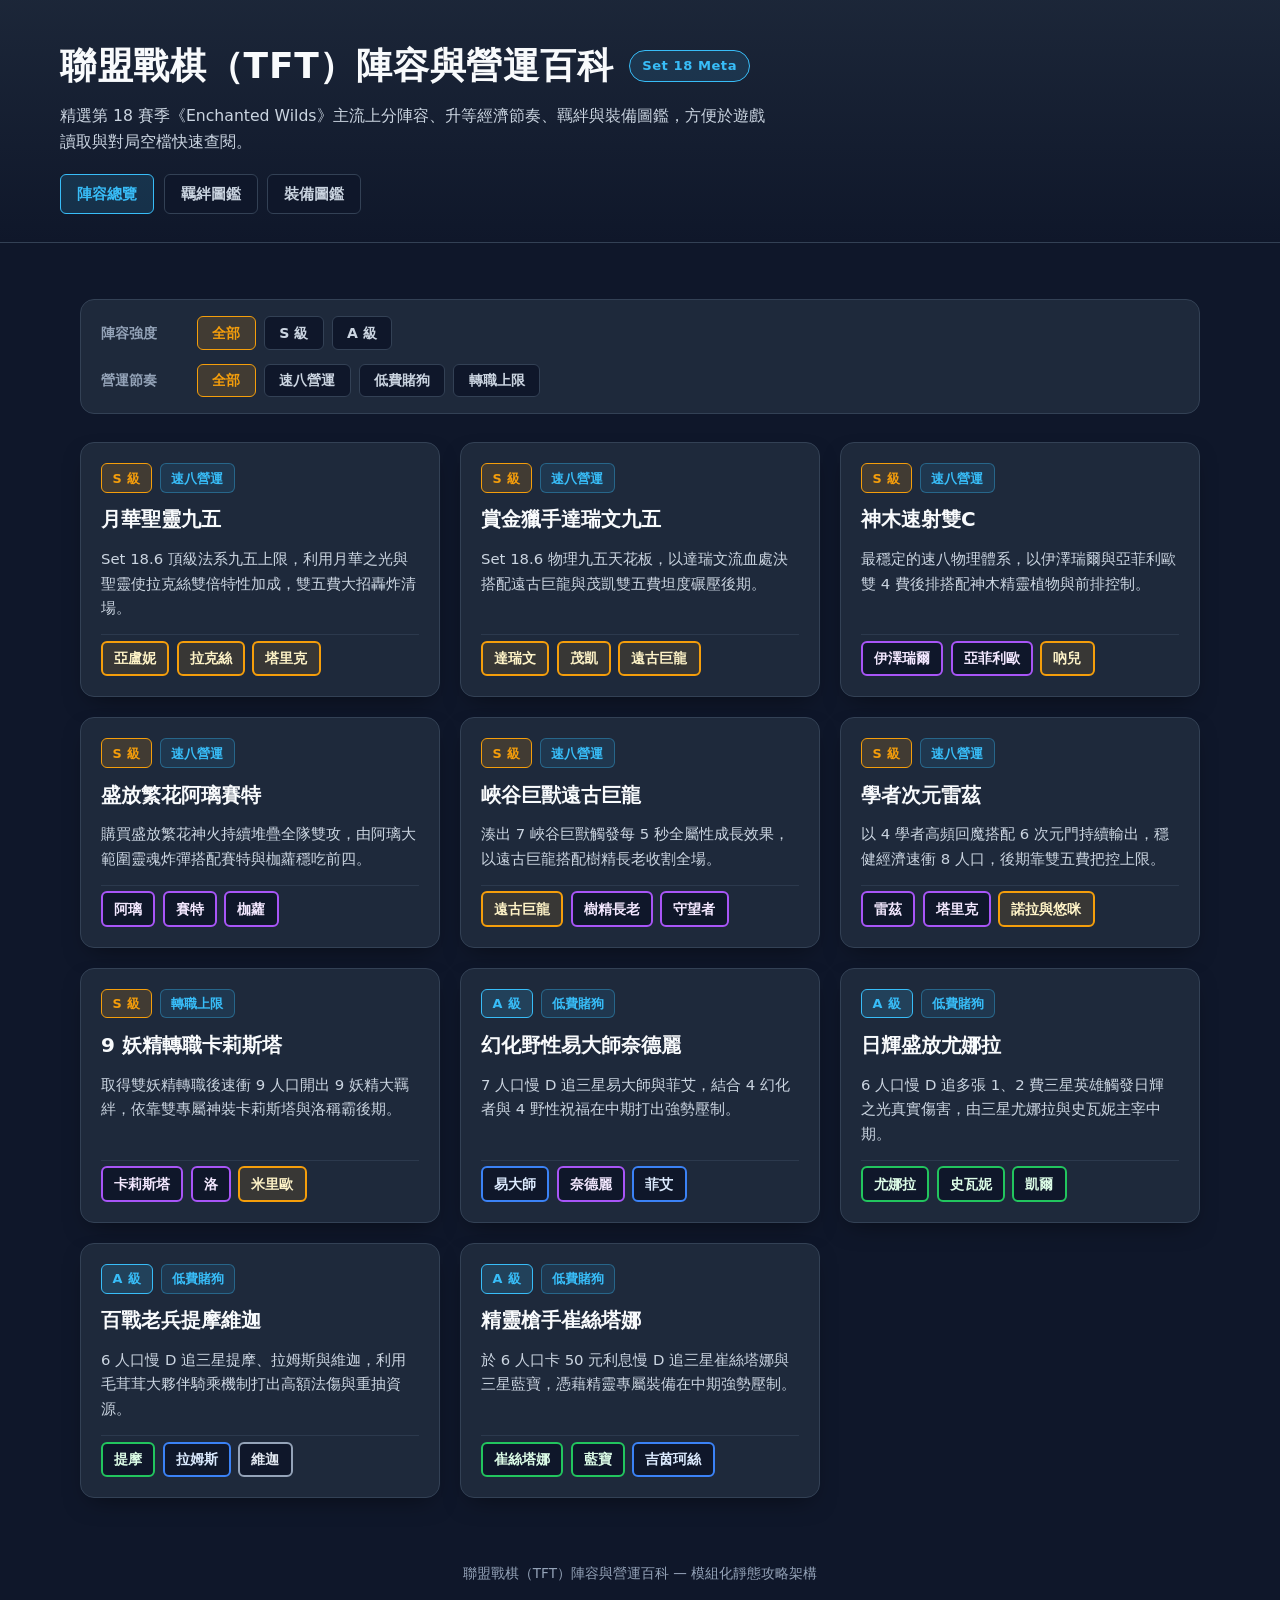
<file: index.html>
<!DOCTYPE html>
<html lang="zh-Hant">
<head>
  <meta charset="UTF-8">
  <meta name="viewport" content="width=device-width, initial-scale=1.0">
  <title>聯盟戰棋（TFT）陣容與營運百科</title>
  <link rel="stylesheet" href="css/style.css">
  <script src="js/filter.js" defer></script>
</head>
<body>
  <header class="site-header">
    <div class="site-header-inner">
      <div class="header-title-row">
        <h1 class="site-title">聯盟戰棋（TFT）陣容與營運百科</h1>
        <span class="version-badge">Set 18 Meta</span>
      </div>
      <p class="site-subtitle">精選第 18 賽季《Enchanted Wilds》主流上分陣容、升等經濟節奏、羈絆與裝備圖鑑，方便於遊戲讀取與對局空檔快速查閱。</p>
      <nav class="site-nav" aria-label="主導覽">
        <a class="nav-link active" href="index.html">陣容總覽</a>
        <a class="nav-link" href="traits.html">羈絆圖鑑</a>
        <a class="nav-link" href="items.html">裝備圖鑑</a>
      </nav>
    </div>
  </header>

  <div class="container">
    <nav class="filter-bar" aria-label="陣容篩選器">
      <div class="filter-group" role="group" aria-label="強度篩選">
        <span class="filter-label">陣容強度</span>
        <button type="button" class="filter-btn active" data-filter-type="tier" data-filter-value="all">全部</button>
        <button type="button" class="filter-btn" data-filter-type="tier" data-filter-value="S">S 級</button>
        <button type="button" class="filter-btn" data-filter-type="tier" data-filter-value="A">A 級</button>
      </div>
      <div class="filter-group" role="group" aria-label="營運節奏篩選">
        <span class="filter-label">營運節奏</span>
        <button type="button" class="filter-btn active" data-filter-type="style" data-filter-value="all">全部</button>
        <button type="button" class="filter-btn" data-filter-type="style" data-filter-value="速八營運">速八營運</button>
        <button type="button" class="filter-btn" data-filter-type="style" data-filter-value="低費賭狗">低費賭狗</button>
        <button type="button" class="filter-btn" data-filter-type="style" data-filter-value="轉職上限">轉職上限</button>
      </div>
    </nav>

    <main class="comp-grid">
      <article class="comp-card" data-tier="S" data-style="速八營運">
        <div class="card-top">
          <span class="badge tier-s">S 級</span>
          <span class="tag">速八營運</span>
        </div>
        <h2 class="card-title"><a href="comps/fast9-alune.html">月華聖靈九五</a></h2>
        <p class="card-desc">Set 18.6 頂級法系九五上限，利用月華之光與聖靈使拉克絲雙倍特性加成，雙五費大招轟炸清場。</p>
        <div class="card-units">
          <span class="unit-chip cost-5">亞盧妮</span>
          <span class="unit-chip cost-5">拉克絲</span>
          <span class="unit-chip cost-5">塔里克</span>
        </div>
      </article>

      <article class="comp-card" data-tier="S" data-style="速八營運">
        <div class="card-top">
          <span class="badge tier-s">S 級</span>
          <span class="tag">速八營運</span>
        </div>
        <h2 class="card-title"><a href="comps/fast9-draven.html">賞金獵手達瑞文九五</a></h2>
        <p class="card-desc">Set 18.6 物理九五天花板，以達瑞文流血處決搭配遠古巨龍與茂凱雙五費坦度碾壓後期。</p>
        <div class="card-units">
          <span class="unit-chip cost-5">達瑞文</span>
          <span class="unit-chip cost-5">茂凱</span>
          <span class="unit-chip cost-5">遠古巨龍</span>
        </div>
      </article>

      <article class="comp-card" data-tier="S" data-style="速八營運">
        <div class="card-top">
          <span class="badge tier-s">S 級</span>
          <span class="tag">速八營運</span>
        </div>
        <h2 class="card-title"><a href="comps/fast8-ezreal-aphelios.html">神木速射雙C</a></h2>
        <p class="card-desc">最穩定的速八物理體系，以伊澤瑞爾與亞菲利歐雙 4 費後排搭配神木精靈植物與前排控制。</p>
        <div class="card-units">
          <span class="unit-chip cost-4">伊澤瑞爾</span>
          <span class="unit-chip cost-4">亞菲利歐</span>
          <span class="unit-chip cost-5">吶兒</span>
        </div>
      </article>

      <article class="comp-card" data-tier="S" data-style="速八營運">
        <div class="card-top">
          <span class="badge tier-s">S 級</span>
          <span class="tag">速八營運</span>
        </div>
        <h2 class="card-title"><a href="comps/fast8-ahri-sett.html">盛放繁花阿璃賽特</a></h2>
        <p class="card-desc">購買盛放繁花神火持續堆疊全隊雙攻，由阿璃大範圍靈魂炸彈搭配賽特與枷蘿穩吃前四。</p>
        <div class="card-units">
          <span class="unit-chip cost-4">阿璃</span>
          <span class="unit-chip cost-4">賽特</span>
          <span class="unit-chip cost-4">枷蘿</span>
        </div>
      </article>

      <article class="comp-card" data-tier="S" data-style="速八營運">
        <div class="card-top">
          <span class="badge tier-s">S 級</span>
          <span class="tag">速八營運</span>
        </div>
        <h2 class="card-title"><a href="comps/fast8-elderdragon.html">峽谷巨獸遠古巨龍</a></h2>
        <p class="card-desc">湊出 7 峽谷巨獸觸發每 5 秒全屬性成長效果，以遠古巨龍搭配樹精長老收割全場。</p>
        <div class="card-units">
          <span class="unit-chip cost-5">遠古巨龍</span>
          <span class="unit-chip cost-4">樹精長老</span>
          <span class="unit-chip cost-4">守望者</span>
        </div>
      </article>

      <article class="comp-card" data-tier="S" data-style="速八營運">
        <div class="card-top">
          <span class="badge tier-s">S 級</span>
          <span class="tag">速八營運</span>
        </div>
        <h2 class="card-title"><a href="comps/fast8-ryze.html">學者次元雷茲</a></h2>
        <p class="card-desc">以 4 學者高頻回魔搭配 6 次元門持續輸出，穩健經濟速衝 8 人口，後期靠雙五費把控上限。</p>
        <div class="card-units">
          <span class="unit-chip cost-4">雷茲</span>
          <span class="unit-chip cost-4">塔里克</span>
          <span class="unit-chip cost-5">諾拉與悠咪</span>
        </div>
      </article>

      <article class="comp-card" data-tier="S" data-style="轉職上限">
        <div class="card-top">
          <span class="badge tier-s">S 級</span>
          <span class="tag">轉職上限</span>
        </div>
        <h2 class="card-title"><a href="comps/emblem-kalista.html">9 妖精轉職卡莉斯塔</a></h2>
        <p class="card-desc">取得雙妖精轉職後速衝 9 人口開出 9 妖精大羈絆，依靠雙專屬神裝卡莉斯塔與洛稱霸後期。</p>
        <div class="card-units">
          <span class="unit-chip cost-4">卡莉斯塔</span>
          <span class="unit-chip cost-4">洛</span>
          <span class="unit-chip cost-5">米里歐</span>
        </div>
      </article>

      <article class="comp-card" data-tier="A" data-style="低費賭狗">
        <div class="card-top">
          <span class="badge tier-a">A 級</span>
          <span class="tag">低費賭狗</span>
        </div>
        <h2 class="card-title"><a href="comps/reroll-yi-nidalee.html">幻化野性易大師奈德麗</a></h2>
        <p class="card-desc">7 人口慢 D 追三星易大師與菲艾，結合 4 幻化者與 4 野性祝福在中期打出強勢壓制。</p>
        <div class="card-units">
          <span class="unit-chip cost-3">易大師</span>
          <span class="unit-chip cost-4">奈德麗</span>
          <span class="unit-chip cost-3">菲艾</span>
        </div>
      </article>

      <article class="comp-card" data-tier="A" data-style="低費賭狗">
        <div class="card-top">
          <span class="badge tier-a">A 級</span>
          <span class="tag">低費賭狗</span>
        </div>
        <h2 class="card-title"><a href="comps/reroll-yunara.html">日輝盛放尤娜拉</a></h2>
        <p class="card-desc">6 人口慢 D 追多張 1、2 費三星英雄觸發日輝之光真實傷害，由三星尤娜拉與史瓦妮主宰中期。</p>
        <div class="card-units">
          <span class="unit-chip cost-2">尤娜拉</span>
          <span class="unit-chip cost-2">史瓦妮</span>
          <span class="unit-chip cost-2">凱爾</span>
        </div>
      </article>

      <article class="comp-card" data-tier="A" data-style="低費賭狗">
        <div class="card-top">
          <span class="badge tier-a">A 級</span>
          <span class="tag">低費賭狗</span>
        </div>
        <h2 class="card-title"><a href="comps/reroll-teemo-veigar.html">百戰老兵提摩維迦</a></h2>
        <p class="card-desc">6 人口慢 D 追三星提摩、拉姆斯與維迦，利用毛茸茸大夥伴騎乘機制打出高額法傷與重抽資源。</p>
        <div class="card-units">
          <span class="unit-chip cost-2">提摩</span>
          <span class="unit-chip cost-3">拉姆斯</span>
          <span class="unit-chip cost-1">維迦</span>
        </div>
      </article>

      <article class="comp-card" data-tier="A" data-style="低費賭狗">
        <div class="card-top">
          <span class="badge tier-a">A 級</span>
          <span class="tag">低費賭狗</span>
        </div>
        <h2 class="card-title"><a href="comps/reroll-tristana.html">精靈槍手崔絲塔娜</a></h2>
        <p class="card-desc">於 6 人口卡 50 元利息慢 D 追三星崔絲塔娜與三星藍寶，憑藉精靈專屬裝備在中期強勢壓制。</p>
        <div class="card-units">
          <span class="unit-chip cost-2">崔絲塔娜</span>
          <span class="unit-chip cost-2">藍寶</span>
          <span class="unit-chip cost-3">吉茵珂絲</span>
        </div>
      </article>
    </main>

    <p id="empty-state" class="empty-state is-hidden">目前沒有符合此篩選條件的陣容，請嘗試切換強度或營運節奏標籤。</p>
  </div>

  <footer class="site-footer">
    聯盟戰棋（TFT）陣容與營運百科 — 模組化靜態攻略架構
  </footer>
</body>
</html>
</file>
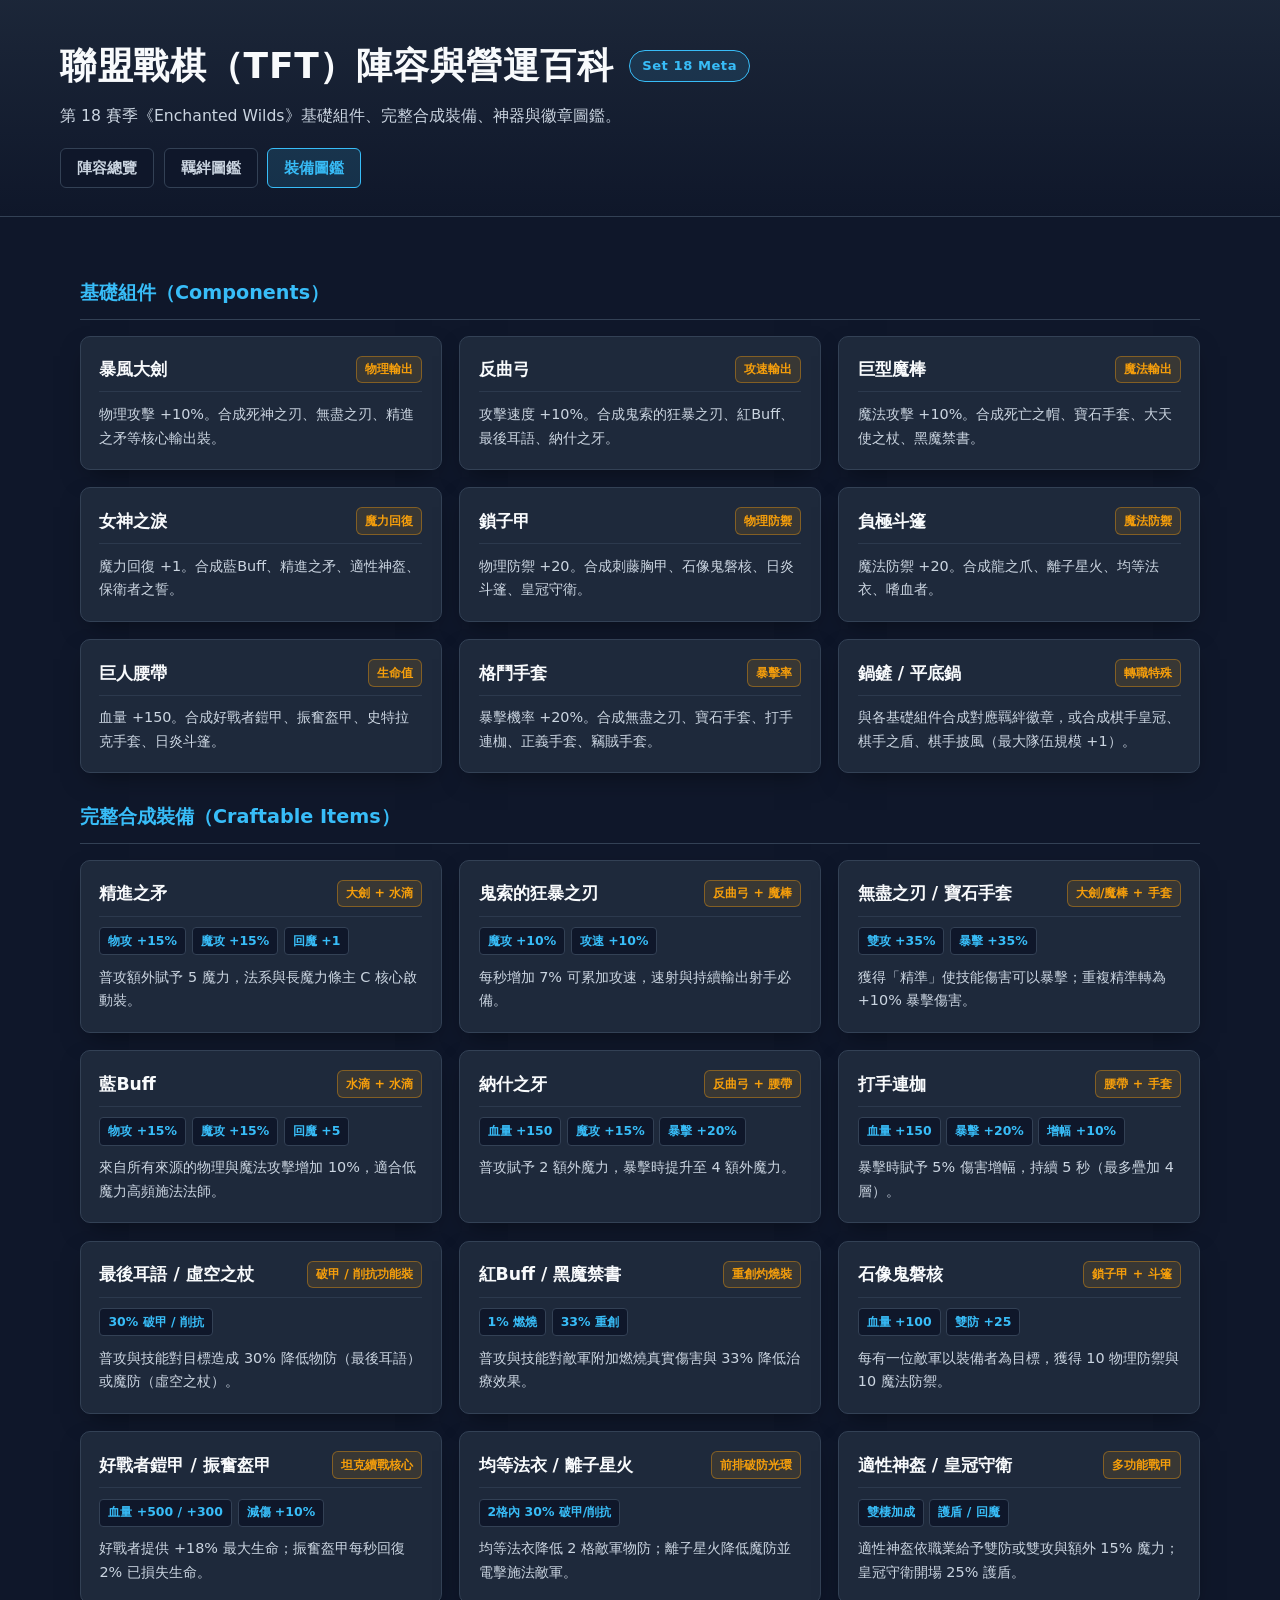
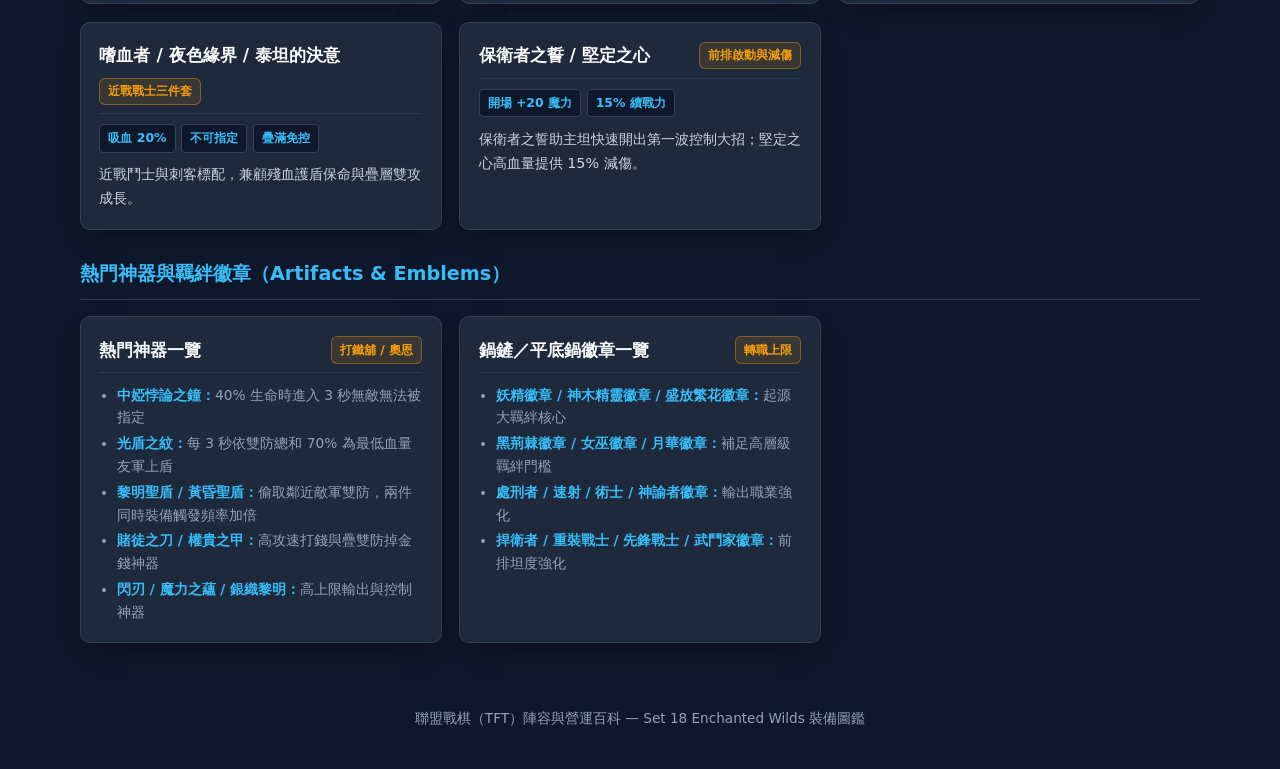
<file: items.html>
<!DOCTYPE html>
<html lang="zh-Hant">
<head>
  <meta charset="UTF-8">
  <meta name="viewport" content="width=device-width, initial-scale=1.0">
  <title>裝備圖鑑 — 聯盟戰棋（TFT）陣容與營運百科</title>
  <link rel="stylesheet" href="css/style.css">
</head>
<body>
  <header class="site-header">
    <div class="site-header-inner">
      <div class="header-title-row">
        <h1 class="site-title">聯盟戰棋（TFT）陣容與營運百科</h1>
        <span class="version-badge">Set 18 Meta</span>
      </div>
      <p class="site-subtitle">第 18 賽季《Enchanted Wilds》基礎組件、完整合成裝備、神器與徽章圖鑑。</p>
      <nav class="site-nav" aria-label="主導覽">
        <a class="nav-link" href="index.html">陣容總覽</a>
        <a class="nav-link" href="traits.html">羈絆圖鑑</a>
        <a class="nav-link active" href="items.html">裝備圖鑑</a>
      </nav>
    </div>
  </header>

  <main class="container">
    <section class="encyclopedia-section">
      <h2 class="section-title">基礎組件（Components）</h2>
      <div class="encyclopedia-grid">
        <article class="info-card">
          <div class="info-card-header">
            <h3 class="info-card-title">暴風大劍</h3>
            <span class="info-card-meta">物理輸出</span>
          </div>
          <p class="info-card-desc">物理攻擊 +10%。合成死神之刃、無盡之刃、精進之矛等核心輸出裝。</p>
        </article>
        <article class="info-card">
          <div class="info-card-header">
            <h3 class="info-card-title">反曲弓</h3>
            <span class="info-card-meta">攻速輸出</span>
          </div>
          <p class="info-card-desc">攻擊速度 +10%。合成鬼索的狂暴之刃、紅Buff、最後耳語、納什之牙。</p>
        </article>
        <article class="info-card">
          <div class="info-card-header">
            <h3 class="info-card-title">巨型魔棒</h3>
            <span class="info-card-meta">魔法輸出</span>
          </div>
          <p class="info-card-desc">魔法攻擊 +10%。合成死亡之帽、寶石手套、大天使之杖、黑魔禁書。</p>
        </article>
        <article class="info-card">
          <div class="info-card-header">
            <h3 class="info-card-title">女神之淚</h3>
            <span class="info-card-meta">魔力回復</span>
          </div>
          <p class="info-card-desc">魔力回復 +1。合成藍Buff、精進之矛、適性神盔、保衛者之誓。</p>
        </article>
        <article class="info-card">
          <div class="info-card-header">
            <h3 class="info-card-title">鎖子甲</h3>
            <span class="info-card-meta">物理防禦</span>
          </div>
          <p class="info-card-desc">物理防禦 +20。合成刺藤胸甲、石像鬼磐核、日炎斗篷、皇冠守衛。</p>
        </article>
        <article class="info-card">
          <div class="info-card-header">
            <h3 class="info-card-title">負極斗篷</h3>
            <span class="info-card-meta">魔法防禦</span>
          </div>
          <p class="info-card-desc">魔法防禦 +20。合成龍之爪、離子星火、均等法衣、嗜血者。</p>
        </article>
        <article class="info-card">
          <div class="info-card-header">
            <h3 class="info-card-title">巨人腰帶</h3>
            <span class="info-card-meta">生命值</span>
          </div>
          <p class="info-card-desc">血量 +150。合成好戰者鎧甲、振奮盔甲、史特拉克手套、日炎斗篷。</p>
        </article>
        <article class="info-card">
          <div class="info-card-header">
            <h3 class="info-card-title">格鬥手套</h3>
            <span class="info-card-meta">暴擊率</span>
          </div>
          <p class="info-card-desc">暴擊機率 +20%。合成無盡之刃、寶石手套、打手連枷、正義手套、竊賊手套。</p>
        </article>
        <article class="info-card">
          <div class="info-card-header">
            <h3 class="info-card-title">鍋鏟 / 平底鍋</h3>
            <span class="info-card-meta">轉職特殊</span>
          </div>
          <p class="info-card-desc">與各基礎組件合成對應羈絆徽章，或合成棋手皇冠、棋手之盾、棋手披風（最大隊伍規模 +1）。</p>
        </article>
      </div>
    </section>

    <section class="encyclopedia-section">
      <h2 class="section-title">完整合成裝備（Craftable Items）</h2>
      <div class="encyclopedia-grid">
        <article class="info-card">
          <div class="info-card-header">
            <h3 class="info-card-title">精進之矛</h3>
            <span class="info-card-meta">大劍 + 水滴</span>
          </div>
          <div class="stat-badges"><span class="stat-pill">物攻 +15%</span><span class="stat-pill">魔攻 +15%</span><span class="stat-pill">回魔 +1</span></div>
          <p class="info-card-desc">普攻額外賦予 5 魔力，法系與長魔力條主 C 核心啟動裝。</p>
        </article>

        <article class="info-card">
          <div class="info-card-header">
            <h3 class="info-card-title">鬼索的狂暴之刃</h3>
            <span class="info-card-meta">反曲弓 + 魔棒</span>
          </div>
          <div class="stat-badges"><span class="stat-pill">魔攻 +10%</span><span class="stat-pill">攻速 +10%</span></div>
          <p class="info-card-desc">每秒增加 7% 可累加攻速，速射與持續輸出射手必備。</p>
        </article>

        <article class="info-card">
          <div class="info-card-header">
            <h3 class="info-card-title">無盡之刃 / 寶石手套</h3>
            <span class="info-card-meta">大劍/魔棒 + 手套</span>
          </div>
          <div class="stat-badges"><span class="stat-pill">雙攻 +35%</span><span class="stat-pill">暴擊 +35%</span></div>
          <p class="info-card-desc">獲得「精準」使技能傷害可以暴擊；重複精準轉為 +10% 暴擊傷害。</p>
        </article>

        <article class="info-card">
          <div class="info-card-header">
            <h3 class="info-card-title">藍Buff</h3>
            <span class="info-card-meta">水滴 + 水滴</span>
          </div>
          <div class="stat-badges"><span class="stat-pill">物攻 +15%</span><span class="stat-pill">魔攻 +15%</span><span class="stat-pill">回魔 +5</span></div>
          <p class="info-card-desc">來自所有來源的物理與魔法攻擊增加 10%，適合低魔力高頻施法法師。</p>
        </article>

        <article class="info-card">
          <div class="info-card-header">
            <h3 class="info-card-title">納什之牙</h3>
            <span class="info-card-meta">反曲弓 + 腰帶</span>
          </div>
          <div class="stat-badges"><span class="stat-pill">血量 +150</span><span class="stat-pill">魔攻 +15%</span><span class="stat-pill">暴擊 +20%</span></div>
          <p class="info-card-desc">普攻賦予 2 額外魔力，暴擊時提升至 4 額外魔力。</p>
        </article>

        <article class="info-card">
          <div class="info-card-header">
            <h3 class="info-card-title">打手連枷</h3>
            <span class="info-card-meta">腰帶 + 手套</span>
          </div>
          <div class="stat-badges"><span class="stat-pill">血量 +150</span><span class="stat-pill">暴擊 +20%</span><span class="stat-pill">增幅 +10%</span></div>
          <p class="info-card-desc">暴擊時賦予 5% 傷害增幅，持續 5 秒（最多疊加 4 層）。</p>
        </article>

        <article class="info-card">
          <div class="info-card-header">
            <h3 class="info-card-title">最後耳語 / 虛空之杖</h3>
            <span class="info-card-meta">破甲 / 削抗功能裝</span>
          </div>
          <div class="stat-badges"><span class="stat-pill">30% 破甲 / 削抗</span></div>
          <p class="info-card-desc">普攻與技能對目標造成 30% 降低物防（最後耳語）或魔防（虛空之杖）。</p>
        </article>

        <article class="info-card">
          <div class="info-card-header">
            <h3 class="info-card-title">紅Buff / 黑魔禁書</h3>
            <span class="info-card-meta">重創灼燒裝</span>
          </div>
          <div class="stat-badges"><span class="stat-pill">1% 燃燒</span><span class="stat-pill">33% 重創</span></div>
          <p class="info-card-desc">普攻與技能對敵軍附加燃燒真實傷害與 33% 降低治療效果。</p>
        </article>

        <article class="info-card">
          <div class="info-card-header">
            <h3 class="info-card-title">石像鬼磐核</h3>
            <span class="info-card-meta">鎖子甲 + 斗篷</span>
          </div>
          <div class="stat-badges"><span class="stat-pill">血量 +100</span><span class="stat-pill">雙防 +25</span></div>
          <p class="info-card-desc">每有一位敵軍以裝備者為目標，獲得 10 物理防禦與 10 魔法防禦。</p>
        </article>

        <article class="info-card">
          <div class="info-card-header">
            <h3 class="info-card-title">好戰者鎧甲 / 振奮盔甲</h3>
            <span class="info-card-meta">坦克續戰核心</span>
          </div>
          <div class="stat-badges"><span class="stat-pill">血量 +500 / +300</span><span class="stat-pill">減傷 +10%</span></div>
          <p class="info-card-desc">好戰者提供 +18% 最大生命；振奮盔甲每秒回復 2% 已損失生命。</p>
        </article>

        <article class="info-card">
          <div class="info-card-header">
            <h3 class="info-card-title">均等法衣 / 離子星火</h3>
            <span class="info-card-meta">前排破防光環</span>
          </div>
          <div class="stat-badges"><span class="stat-pill">2格內 30% 破甲/削抗</span></div>
          <p class="info-card-desc">均等法衣降低 2 格敵軍物防；離子星火降低魔防並電擊施法敵軍。</p>
        </article>

        <article class="info-card">
          <div class="info-card-header">
            <h3 class="info-card-title">適性神盔 / 皇冠守衛</h3>
            <span class="info-card-meta">多功能戰甲</span>
          </div>
          <div class="stat-badges"><span class="stat-pill">雙棲加成</span><span class="stat-pill">護盾 / 回魔</span></div>
          <p class="info-card-desc">適性神盔依職業給予雙防或雙攻與額外 15% 魔力；皇冠守衛開場 25% 護盾。</p>
        </article>

        <article class="info-card">
          <div class="info-card-header">
            <h3 class="info-card-title">嗜血者 / 夜色緣界 / 泰坦的決意</h3>
            <span class="info-card-meta">近戰戰士三件套</span>
          </div>
          <div class="stat-badges"><span class="stat-pill">吸血 20%</span><span class="stat-pill">不可指定</span><span class="stat-pill">疊滿免控</span></div>
          <p class="info-card-desc">近戰鬥士與刺客標配，兼顧殘血護盾保命與疊層雙攻成長。</p>
        </article>

        <article class="info-card">
          <div class="info-card-header">
            <h3 class="info-card-title">保衛者之誓 / 堅定之心</h3>
            <span class="info-card-meta">前排啟動與減傷</span>
          </div>
          <div class="stat-badges"><span class="stat-pill">開場 +20 魔力</span><span class="stat-pill">15% 續戰力</span></div>
          <p class="info-card-desc">保衛者之誓助主坦快速開出第一波控制大招；堅定之心高血量提供 15% 減傷。</p>
        </article>
      </div>
    </section>

    <section class="encyclopedia-section">
      <h2 class="section-title">熱門神器與羈絆徽章（Artifacts &amp; Emblems）</h2>
      <div class="encyclopedia-grid">
        <article class="info-card">
          <div class="info-card-header">
            <h3 class="info-card-title">熱門神器一覽</h3>
            <span class="info-card-meta">打鐵舖 / 奧恩</span>
          </div>
          <ul class="tier-steps">
            <li><strong>中婭悖論之鐘：</strong>40% 生命時進入 3 秒無敵無法被指定</li>
            <li><strong>光盾之紋：</strong>每 3 秒依雙防總和 70% 為最低血量友軍上盾</li>
            <li><strong>黎明聖盾 / 黃昏聖盾：</strong>偷取鄰近敵軍雙防，兩件同時裝備觸發頻率加倍</li>
            <li><strong>賭徒之刀 / 權貴之甲：</strong>高攻速打錢與疊雙防掉金錢神器</li>
            <li><strong>閃刃 / 魔力之蘊 / 銀織黎明：</strong>高上限輸出與控制神器</li>
          </ul>
        </article>

        <article class="info-card">
          <div class="info-card-header">
            <h3 class="info-card-title">鍋鏟／平底鍋徽章一覽</h3>
            <span class="info-card-meta">轉職上限</span>
          </div>
          <ul class="tier-steps">
            <li><strong>妖精徽章 / 神木精靈徽章 / 盛放繁花徽章：</strong>起源大羈絆核心</li>
            <li><strong>黑荊棘徽章 / 女巫徽章 / 月華徽章：</strong>補足高層級羈絆門檻</li>
            <li><strong>處刑者 / 速射 / 術士 / 神諭者徽章：</strong>輸出職業強化</li>
            <li><strong>捍衛者 / 重裝戰士 / 先鋒戰士 / 武鬥家徽章：</strong>前排坦度強化</li>
          </ul>
        </article>
      </div>
    </section>
  </main>

  <footer class="site-footer">
    聯盟戰棋（TFT）陣容與營運百科 — Set 18 Enchanted Wilds 裝備圖鑑
  </footer>
</body>
</html>
</file>
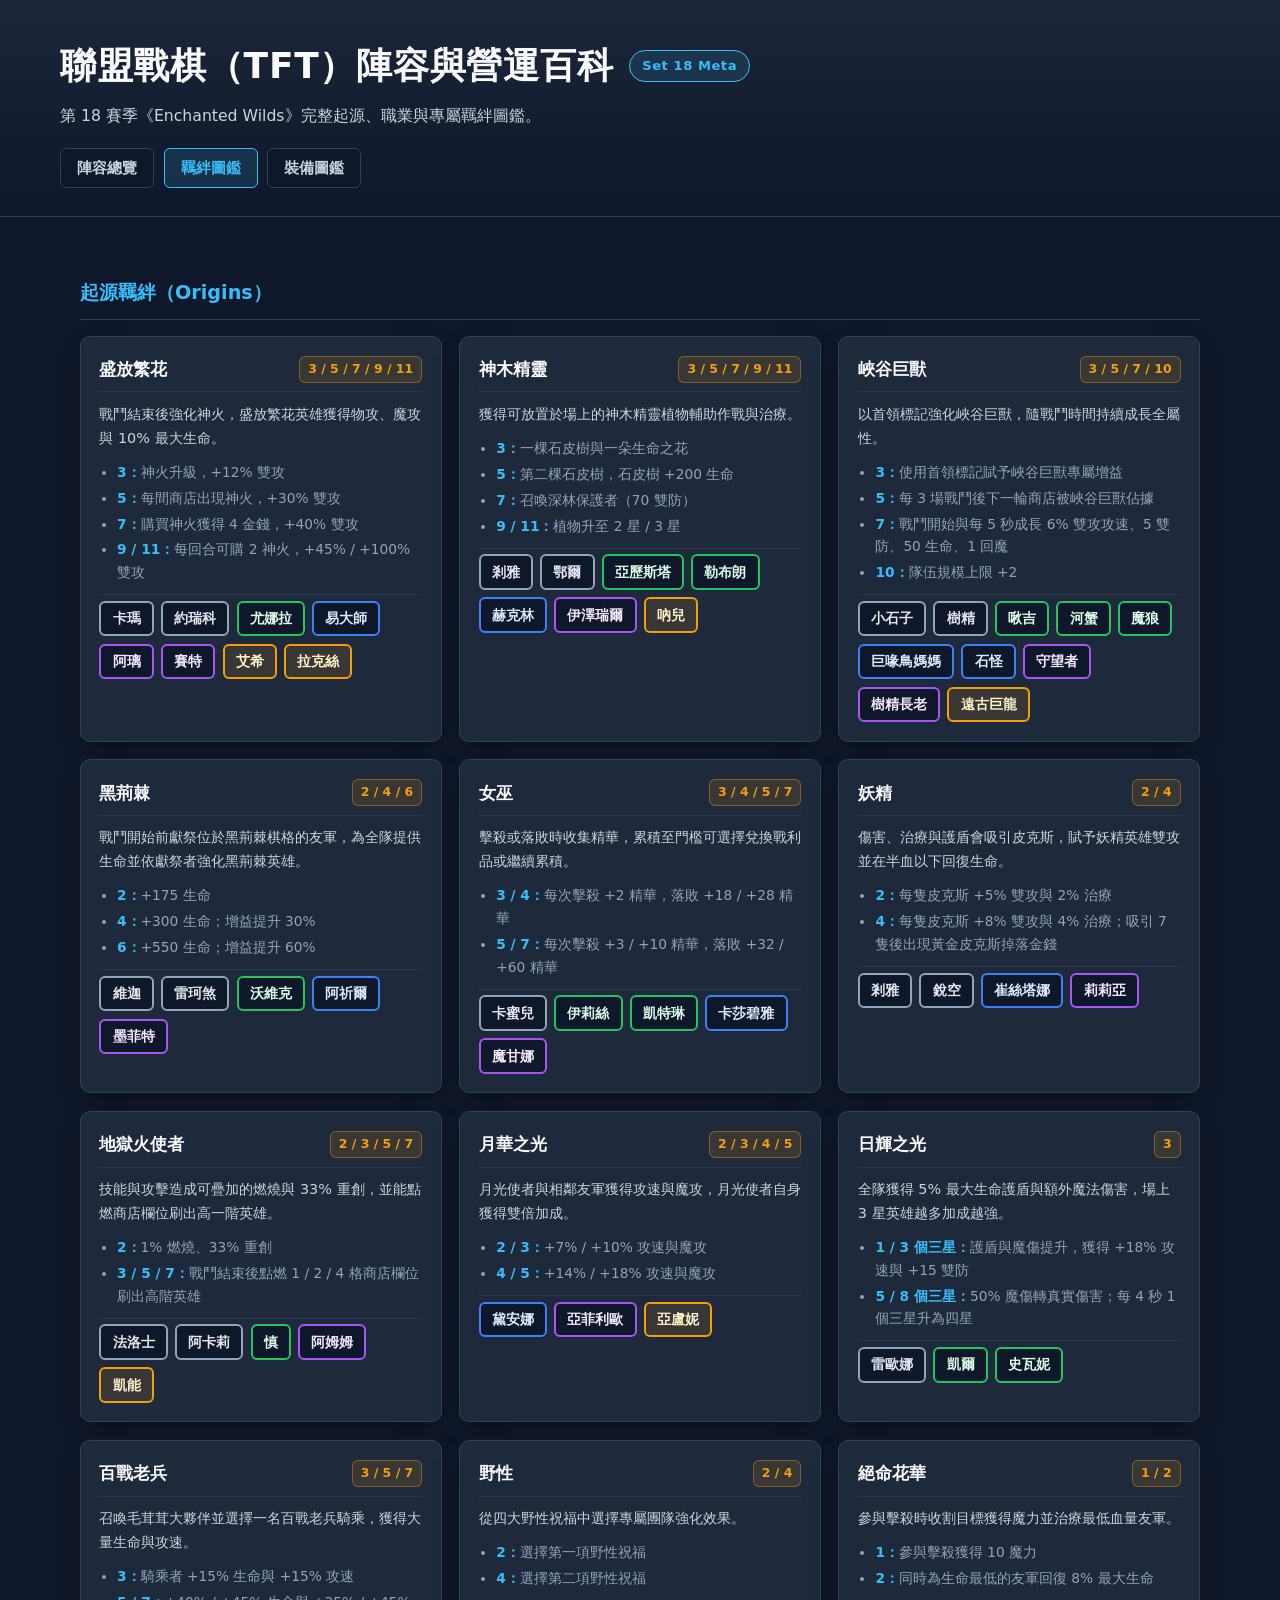
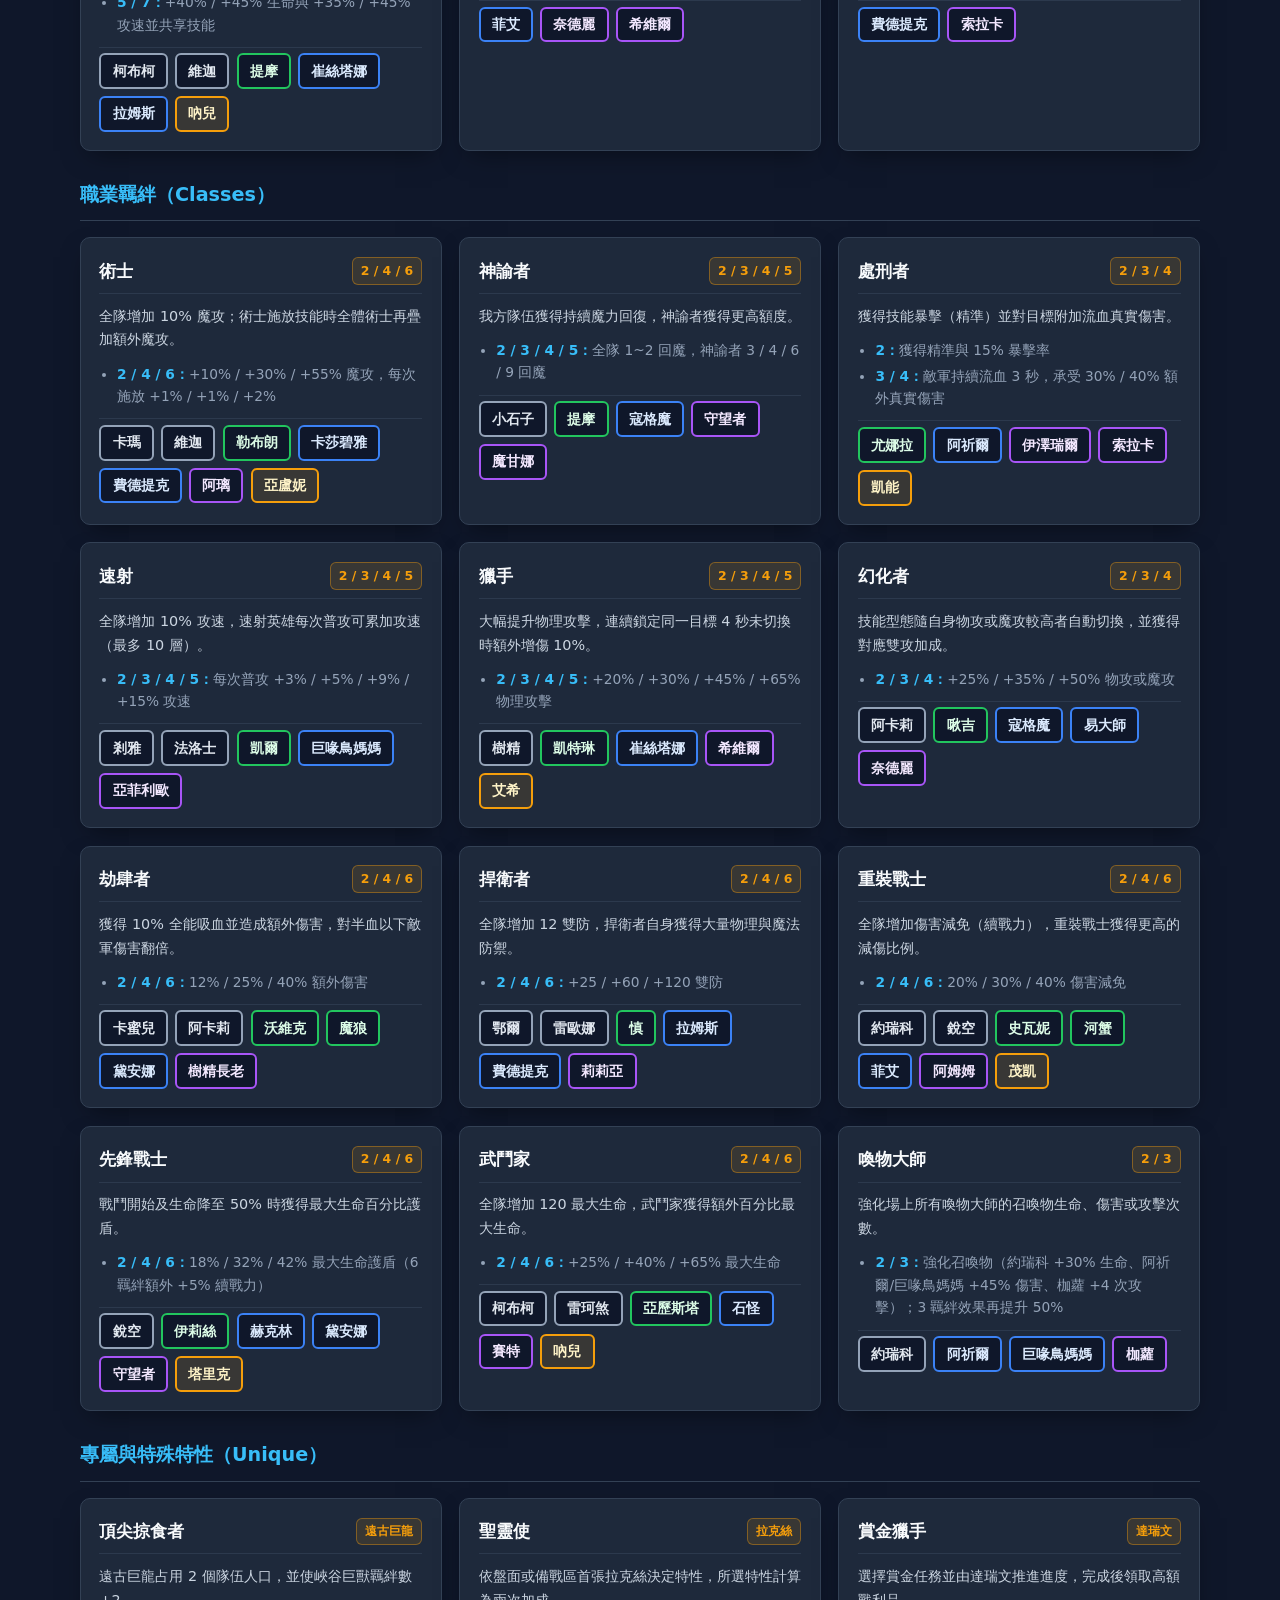
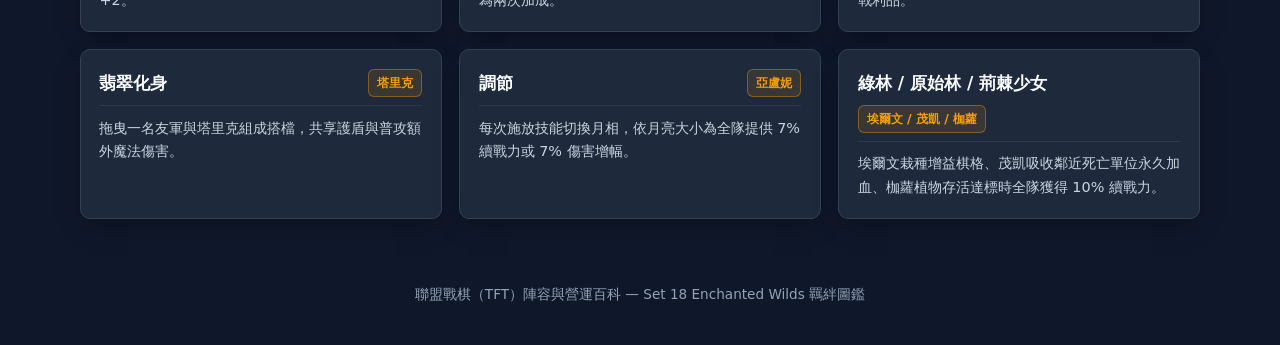
<file: traits.html>
<!DOCTYPE html>
<html lang="zh-Hant">
<head>
  <meta charset="UTF-8">
  <meta name="viewport" content="width=device-width, initial-scale=1.0">
  <title>羈絆圖鑑 — 聯盟戰棋（TFT）陣容與營運百科</title>
  <link rel="stylesheet" href="css/style.css">
</head>
<body>
  <header class="site-header">
    <div class="site-header-inner">
      <div class="header-title-row">
        <h1 class="site-title">聯盟戰棋（TFT）陣容與營運百科</h1>
        <span class="version-badge">Set 18 Meta</span>
      </div>
      <p class="site-subtitle">第 18 賽季《Enchanted Wilds》完整起源、職業與專屬羈絆圖鑑。</p>
      <nav class="site-nav" aria-label="主導覽">
        <a class="nav-link" href="index.html">陣容總覽</a>
        <a class="nav-link active" href="traits.html">羈絆圖鑑</a>
        <a class="nav-link" href="items.html">裝備圖鑑</a>
      </nav>
    </div>
  </header>

  <main class="container">
    <section class="encyclopedia-section">
      <h2 class="section-title">起源羈絆（Origins）</h2>
      <div class="encyclopedia-grid">
        <article class="info-card">
          <div class="info-card-header">
            <h3 class="info-card-title">盛放繁花</h3>
            <span class="info-card-meta">3 / 5 / 7 / 9 / 11</span>
          </div>
          <p class="info-card-desc">戰鬥結束後強化神火，盛放繁花英雄獲得物攻、魔攻與 10% 最大生命。</p>
          <ul class="tier-steps">
            <li><strong>3：</strong>神火升級，+12% 雙攻</li>
            <li><strong>5：</strong>每間商店出現神火，+30% 雙攻</li>
            <li><strong>7：</strong>購買神火獲得 4 金錢，+40% 雙攻</li>
            <li><strong>9 / 11：</strong>每回合可購 2 神火，+45% / +100% 雙攻</li>
          </ul>
          <div class="card-units">
            <span class="unit-chip cost-1">卡瑪</span>
            <span class="unit-chip cost-1">約瑞科</span>
            <span class="unit-chip cost-2">尤娜拉</span>
            <span class="unit-chip cost-3">易大師</span>
            <span class="unit-chip cost-4">阿璃</span>
            <span class="unit-chip cost-4">賽特</span>
            <span class="unit-chip cost-5">艾希</span>
            <span class="unit-chip cost-5">拉克絲</span>
          </div>
        </article>

        <article class="info-card">
          <div class="info-card-header">
            <h3 class="info-card-title">神木精靈</h3>
            <span class="info-card-meta">3 / 5 / 7 / 9 / 11</span>
          </div>
          <p class="info-card-desc">獲得可放置於場上的神木精靈植物輔助作戰與治療。</p>
          <ul class="tier-steps">
            <li><strong>3：</strong>一棵石皮樹與一朵生命之花</li>
            <li><strong>5：</strong>第二棵石皮樹，石皮樹 +200 生命</li>
            <li><strong>7：</strong>召喚深林保護者（70 雙防）</li>
            <li><strong>9 / 11：</strong>植物升至 2 星 / 3 星</li>
          </ul>
          <div class="card-units">
            <span class="unit-chip cost-1">剎雅</span>
            <span class="unit-chip cost-1">鄂爾</span>
            <span class="unit-chip cost-2">亞歷斯塔</span>
            <span class="unit-chip cost-2">勒布朗</span>
            <span class="unit-chip cost-3">赫克林</span>
            <span class="unit-chip cost-4">伊澤瑞爾</span>
            <span class="unit-chip cost-5">吶兒</span>
          </div>
        </article>

        <article class="info-card">
          <div class="info-card-header">
            <h3 class="info-card-title">峽谷巨獸</h3>
            <span class="info-card-meta">3 / 5 / 7 / 10</span>
          </div>
          <p class="info-card-desc">以首領標記強化峽谷巨獸，隨戰鬥時間持續成長全屬性。</p>
          <ul class="tier-steps">
            <li><strong>3：</strong>使用首領標記賦予峽谷巨獸專屬增益</li>
            <li><strong>5：</strong>每 3 場戰鬥後下一輪商店被峽谷巨獸佔據</li>
            <li><strong>7：</strong>戰鬥開始與每 5 秒成長 6% 雙攻攻速、5 雙防、50 生命、1 回魔</li>
            <li><strong>10：</strong>隊伍規模上限 +2</li>
          </ul>
          <div class="card-units">
            <span class="unit-chip cost-1">小石子</span>
            <span class="unit-chip cost-1">樹精</span>
            <span class="unit-chip cost-2">啾吉</span>
            <span class="unit-chip cost-2">河蟹</span>
            <span class="unit-chip cost-2">魔狼</span>
            <span class="unit-chip cost-3">巨喙鳥媽媽</span>
            <span class="unit-chip cost-3">石怪</span>
            <span class="unit-chip cost-4">守望者</span>
            <span class="unit-chip cost-4">樹精長老</span>
            <span class="unit-chip cost-5">遠古巨龍</span>
          </div>
        </article>

        <article class="info-card">
          <div class="info-card-header">
            <h3 class="info-card-title">黑荊棘</h3>
            <span class="info-card-meta">2 / 4 / 6</span>
          </div>
          <p class="info-card-desc">戰鬥開始前獻祭位於黑荊棘棋格的友軍，為全隊提供生命並依獻祭者強化黑荊棘英雄。</p>
          <ul class="tier-steps">
            <li><strong>2：</strong>+175 生命</li>
            <li><strong>4：</strong>+300 生命；增益提升 30%</li>
            <li><strong>6：</strong>+550 生命；增益提升 60%</li>
          </ul>
          <div class="card-units">
            <span class="unit-chip cost-1">維迦</span>
            <span class="unit-chip cost-1">雷珂煞</span>
            <span class="unit-chip cost-2">沃維克</span>
            <span class="unit-chip cost-3">阿祈爾</span>
            <span class="unit-chip cost-4">墨菲特</span>
          </div>
        </article>

        <article class="info-card">
          <div class="info-card-header">
            <h3 class="info-card-title">女巫</h3>
            <span class="info-card-meta">3 / 4 / 5 / 7</span>
          </div>
          <p class="info-card-desc">擊殺或落敗時收集精華，累積至門檻可選擇兌換戰利品或繼續累積。</p>
          <ul class="tier-steps">
            <li><strong>3 / 4：</strong>每次擊殺 +2 精華，落敗 +18 / +28 精華</li>
            <li><strong>5 / 7：</strong>每次擊殺 +3 / +10 精華，落敗 +32 / +60 精華</li>
          </ul>
          <div class="card-units">
            <span class="unit-chip cost-1">卡蜜兒</span>
            <span class="unit-chip cost-2">伊莉絲</span>
            <span class="unit-chip cost-2">凱特琳</span>
            <span class="unit-chip cost-3">卡莎碧雅</span>
            <span class="unit-chip cost-4">魔甘娜</span>
          </div>
        </article>

        <article class="info-card">
          <div class="info-card-header">
            <h3 class="info-card-title">妖精</h3>
            <span class="info-card-meta">2 / 4</span>
          </div>
          <p class="info-card-desc">傷害、治療與護盾會吸引皮克斯，賦予妖精英雄雙攻並在半血以下回復生命。</p>
          <ul class="tier-steps">
            <li><strong>2：</strong>每隻皮克斯 +5% 雙攻與 2% 治療</li>
            <li><strong>4：</strong>每隻皮克斯 +8% 雙攻與 4% 治療；吸引 7 隻後出現黃金皮克斯掉落金錢</li>
          </ul>
          <div class="card-units">
            <span class="unit-chip cost-1">剎雅</span>
            <span class="unit-chip cost-1">銳空</span>
            <span class="unit-chip cost-3">崔絲塔娜</span>
            <span class="unit-chip cost-4">莉莉亞</span>
          </div>
        </article>

        <article class="info-card">
          <div class="info-card-header">
            <h3 class="info-card-title">地獄火使者</h3>
            <span class="info-card-meta">2 / 3 / 5 / 7</span>
          </div>
          <p class="info-card-desc">技能與攻擊造成可疊加的燃燒與 33% 重創，並能點燃商店欄位刷出高一階英雄。</p>
          <ul class="tier-steps">
            <li><strong>2：</strong>1% 燃燒、33% 重創</li>
            <li><strong>3 / 5 / 7：</strong>戰鬥結束後點燃 1 / 2 / 4 格商店欄位刷出高階英雄</li>
          </ul>
          <div class="card-units">
            <span class="unit-chip cost-1">法洛士</span>
            <span class="unit-chip cost-1">阿卡莉</span>
            <span class="unit-chip cost-2">慎</span>
            <span class="unit-chip cost-4">阿姆姆</span>
            <span class="unit-chip cost-5">凱能</span>
          </div>
        </article>

        <article class="info-card">
          <div class="info-card-header">
            <h3 class="info-card-title">月華之光</h3>
            <span class="info-card-meta">2 / 3 / 4 / 5</span>
          </div>
          <p class="info-card-desc">月光使者與相鄰友軍獲得攻速與魔攻，月光使者自身獲得雙倍加成。</p>
          <ul class="tier-steps">
            <li><strong>2 / 3：</strong>+7% / +10% 攻速與魔攻</li>
            <li><strong>4 / 5：</strong>+14% / +18% 攻速與魔攻</li>
          </ul>
          <div class="card-units">
            <span class="unit-chip cost-3">黛安娜</span>
            <span class="unit-chip cost-4">亞菲利歐</span>
            <span class="unit-chip cost-5">亞盧妮</span>
          </div>
        </article>

        <article class="info-card">
          <div class="info-card-header">
            <h3 class="info-card-title">日輝之光</h3>
            <span class="info-card-meta">3</span>
          </div>
          <p class="info-card-desc">全隊獲得 5% 最大生命護盾與額外魔法傷害，場上 3 星英雄越多加成越強。</p>
          <ul class="tier-steps">
            <li><strong>1 / 3 個三星：</strong>護盾與魔傷提升，獲得 +18% 攻速與 +15 雙防</li>
            <li><strong>5 / 8 個三星：</strong>50% 魔傷轉真實傷害；每 4 秒 1 個三星升為四星</li>
          </ul>
          <div class="card-units">
            <span class="unit-chip cost-1">雷歐娜</span>
            <span class="unit-chip cost-2">凱爾</span>
            <span class="unit-chip cost-2">史瓦妮</span>
          </div>
        </article>

        <article class="info-card">
          <div class="info-card-header">
            <h3 class="info-card-title">百戰老兵</h3>
            <span class="info-card-meta">3 / 5 / 7</span>
          </div>
          <p class="info-card-desc">召喚毛茸茸大夥伴並選擇一名百戰老兵騎乘，獲得大量生命與攻速。</p>
          <ul class="tier-steps">
            <li><strong>3：</strong>騎乘者 +15% 生命與 +15% 攻速</li>
            <li><strong>5 / 7：</strong>+40% / +45% 生命與 +35% / +45% 攻速並共享技能</li>
          </ul>
          <div class="card-units">
            <span class="unit-chip cost-1">柯布柯</span>
            <span class="unit-chip cost-1">維迦</span>
            <span class="unit-chip cost-2">提摩</span>
            <span class="unit-chip cost-3">崔絲塔娜</span>
            <span class="unit-chip cost-3">拉姆斯</span>
            <span class="unit-chip cost-5">吶兒</span>
          </div>
        </article>

        <article class="info-card">
          <div class="info-card-header">
            <h3 class="info-card-title">野性</h3>
            <span class="info-card-meta">2 / 4</span>
          </div>
          <p class="info-card-desc">從四大野性祝福中選擇專屬團隊強化效果。</p>
          <ul class="tier-steps">
            <li><strong>2：</strong>選擇第一項野性祝福</li>
            <li><strong>4：</strong>選擇第二項野性祝福</li>
          </ul>
          <div class="card-units">
            <span class="unit-chip cost-3">菲艾</span>
            <span class="unit-chip cost-4">奈德麗</span>
            <span class="unit-chip cost-4">希維爾</span>
          </div>
        </article>

        <article class="info-card">
          <div class="info-card-header">
            <h3 class="info-card-title">絕命花華</h3>
            <span class="info-card-meta">1 / 2</span>
          </div>
          <p class="info-card-desc">參與擊殺時收割目標獲得魔力並治療最低血量友軍。</p>
          <ul class="tier-steps">
            <li><strong>1：</strong>參與擊殺獲得 10 魔力</li>
            <li><strong>2：</strong>同時為生命最低的友軍回復 8% 最大生命</li>
          </ul>
          <div class="card-units">
            <span class="unit-chip cost-3">費德提克</span>
            <span class="unit-chip cost-4">索拉卡</span>
          </div>
        </article>
      </div>
    </section>

    <section class="encyclopedia-section">
      <h2 class="section-title">職業羈絆（Classes）</h2>
      <div class="encyclopedia-grid">
        <article class="info-card">
          <div class="info-card-header">
            <h3 class="info-card-title">術士</h3>
            <span class="info-card-meta">2 / 4 / 6</span>
          </div>
          <p class="info-card-desc">全隊增加 10% 魔攻；術士施放技能時全體術士再疊加額外魔攻。</p>
          <ul class="tier-steps">
            <li><strong>2 / 4 / 6：</strong>+10% / +30% / +55% 魔攻，每次施放 +1% / +1% / +2%</li>
          </ul>
          <div class="card-units">
            <span class="unit-chip cost-1">卡瑪</span>
            <span class="unit-chip cost-1">維迦</span>
            <span class="unit-chip cost-2">勒布朗</span>
            <span class="unit-chip cost-3">卡莎碧雅</span>
            <span class="unit-chip cost-3">費德提克</span>
            <span class="unit-chip cost-4">阿璃</span>
            <span class="unit-chip cost-5">亞盧妮</span>
          </div>
        </article>

        <article class="info-card">
          <div class="info-card-header">
            <h3 class="info-card-title">神諭者</h3>
            <span class="info-card-meta">2 / 3 / 4 / 5</span>
          </div>
          <p class="info-card-desc">我方隊伍獲得持續魔力回復，神諭者獲得更高額度。</p>
          <ul class="tier-steps">
            <li><strong>2 / 3 / 4 / 5：</strong>全隊 1~2 回魔，神諭者 3 / 4 / 6 / 9 回魔</li>
          </ul>
          <div class="card-units">
            <span class="unit-chip cost-1">小石子</span>
            <span class="unit-chip cost-2">提摩</span>
            <span class="unit-chip cost-3">寇格魔</span>
            <span class="unit-chip cost-4">守望者</span>
            <span class="unit-chip cost-4">魔甘娜</span>
          </div>
        </article>

        <article class="info-card">
          <div class="info-card-header">
            <h3 class="info-card-title">處刑者</h3>
            <span class="info-card-meta">2 / 3 / 4</span>
          </div>
          <p class="info-card-desc">獲得技能暴擊（精準）並對目標附加流血真實傷害。</p>
          <ul class="tier-steps">
            <li><strong>2：</strong>獲得精準與 15% 暴擊率</li>
            <li><strong>3 / 4：</strong>敵軍持續流血 3 秒，承受 30% / 40% 額外真實傷害</li>
          </ul>
          <div class="card-units">
            <span class="unit-chip cost-2">尤娜拉</span>
            <span class="unit-chip cost-3">阿祈爾</span>
            <span class="unit-chip cost-4">伊澤瑞爾</span>
            <span class="unit-chip cost-4">索拉卡</span>
            <span class="unit-chip cost-5">凱能</span>
          </div>
        </article>

        <article class="info-card">
          <div class="info-card-header">
            <h3 class="info-card-title">速射</h3>
            <span class="info-card-meta">2 / 3 / 4 / 5</span>
          </div>
          <p class="info-card-desc">全隊增加 10% 攻速，速射英雄每次普攻可累加攻速（最多 10 層）。</p>
          <ul class="tier-steps">
            <li><strong>2 / 3 / 4 / 5：</strong>每次普攻 +3% / +5% / +9% / +15% 攻速</li>
          </ul>
          <div class="card-units">
            <span class="unit-chip cost-1">剎雅</span>
            <span class="unit-chip cost-1">法洛士</span>
            <span class="unit-chip cost-2">凱爾</span>
            <span class="unit-chip cost-3">巨喙鳥媽媽</span>
            <span class="unit-chip cost-4">亞菲利歐</span>
          </div>
        </article>

        <article class="info-card">
          <div class="info-card-header">
            <h3 class="info-card-title">獵手</h3>
            <span class="info-card-meta">2 / 3 / 4 / 5</span>
          </div>
          <p class="info-card-desc">大幅提升物理攻擊，連續鎖定同一目標 4 秒未切換時額外增傷 10%。</p>
          <ul class="tier-steps">
            <li><strong>2 / 3 / 4 / 5：</strong>+20% / +30% / +45% / +65% 物理攻擊</li>
          </ul>
          <div class="card-units">
            <span class="unit-chip cost-1">樹精</span>
            <span class="unit-chip cost-2">凱特琳</span>
            <span class="unit-chip cost-3">崔絲塔娜</span>
            <span class="unit-chip cost-4">希維爾</span>
            <span class="unit-chip cost-5">艾希</span>
          </div>
        </article>

        <article class="info-card">
          <div class="info-card-header">
            <h3 class="info-card-title">幻化者</h3>
            <span class="info-card-meta">2 / 3 / 4</span>
          </div>
          <p class="info-card-desc">技能型態隨自身物攻或魔攻較高者自動切換，並獲得對應雙攻加成。</p>
          <ul class="tier-steps">
            <li><strong>2 / 3 / 4：</strong>+25% / +35% / +50% 物攻或魔攻</li>
          </ul>
          <div class="card-units">
            <span class="unit-chip cost-1">阿卡莉</span>
            <span class="unit-chip cost-2">啾吉</span>
            <span class="unit-chip cost-3">寇格魔</span>
            <span class="unit-chip cost-3">易大師</span>
            <span class="unit-chip cost-4">奈德麗</span>
          </div>
        </article>

        <article class="info-card">
          <div class="info-card-header">
            <h3 class="info-card-title">劫肆者</h3>
            <span class="info-card-meta">2 / 4 / 6</span>
          </div>
          <p class="info-card-desc">獲得 10% 全能吸血並造成額外傷害，對半血以下敵軍傷害翻倍。</p>
          <ul class="tier-steps">
            <li><strong>2 / 4 / 6：</strong>12% / 25% / 40% 額外傷害</li>
          </ul>
          <div class="card-units">
            <span class="unit-chip cost-1">卡蜜兒</span>
            <span class="unit-chip cost-1">阿卡莉</span>
            <span class="unit-chip cost-2">沃維克</span>
            <span class="unit-chip cost-2">魔狼</span>
            <span class="unit-chip cost-3">黛安娜</span>
            <span class="unit-chip cost-4">樹精長老</span>
          </div>
        </article>

        <article class="info-card">
          <div class="info-card-header">
            <h3 class="info-card-title">捍衛者</h3>
            <span class="info-card-meta">2 / 4 / 6</span>
          </div>
          <p class="info-card-desc">全隊增加 12 雙防，捍衛者自身獲得大量物理與魔法防禦。</p>
          <ul class="tier-steps">
            <li><strong>2 / 4 / 6：</strong>+25 / +60 / +120 雙防</li>
          </ul>
          <div class="card-units">
            <span class="unit-chip cost-1">鄂爾</span>
            <span class="unit-chip cost-1">雷歐娜</span>
            <span class="unit-chip cost-2">慎</span>
            <span class="unit-chip cost-3">拉姆斯</span>
            <span class="unit-chip cost-3">費德提克</span>
            <span class="unit-chip cost-4">莉莉亞</span>
          </div>
        </article>

        <article class="info-card">
          <div class="info-card-header">
            <h3 class="info-card-title">重裝戰士</h3>
            <span class="info-card-meta">2 / 4 / 6</span>
          </div>
          <p class="info-card-desc">全隊增加傷害減免（續戰力），重裝戰士獲得更高的減傷比例。</p>
          <ul class="tier-steps">
            <li><strong>2 / 4 / 6：</strong>20% / 30% / 40% 傷害減免</li>
          </ul>
          <div class="card-units">
            <span class="unit-chip cost-1">約瑞科</span>
            <span class="unit-chip cost-1">銳空</span>
            <span class="unit-chip cost-2">史瓦妮</span>
            <span class="unit-chip cost-2">河蟹</span>
            <span class="unit-chip cost-3">菲艾</span>
            <span class="unit-chip cost-4">阿姆姆</span>
            <span class="unit-chip cost-5">茂凱</span>
          </div>
        </article>

        <article class="info-card">
          <div class="info-card-header">
            <h3 class="info-card-title">先鋒戰士</h3>
            <span class="info-card-meta">2 / 4 / 6</span>
          </div>
          <p class="info-card-desc">戰鬥開始及生命降至 50% 時獲得最大生命百分比護盾。</p>
          <ul class="tier-steps">
            <li><strong>2 / 4 / 6：</strong>18% / 32% / 42% 最大生命護盾（6 羈絆額外 +5% 續戰力）</li>
          </ul>
          <div class="card-units">
            <span class="unit-chip cost-1">銳空</span>
            <span class="unit-chip cost-2">伊莉絲</span>
            <span class="unit-chip cost-3">赫克林</span>
            <span class="unit-chip cost-3">黛安娜</span>
            <span class="unit-chip cost-4">守望者</span>
            <span class="unit-chip cost-5">塔里克</span>
          </div>
        </article>

        <article class="info-card">
          <div class="info-card-header">
            <h3 class="info-card-title">武鬥家</h3>
            <span class="info-card-meta">2 / 4 / 6</span>
          </div>
          <p class="info-card-desc">全隊增加 120 最大生命，武鬥家獲得額外百分比最大生命。</p>
          <ul class="tier-steps">
            <li><strong>2 / 4 / 6：</strong>+25% / +40% / +65% 最大生命</li>
          </ul>
          <div class="card-units">
            <span class="unit-chip cost-1">柯布柯</span>
            <span class="unit-chip cost-1">雷珂煞</span>
            <span class="unit-chip cost-2">亞歷斯塔</span>
            <span class="unit-chip cost-3">石怪</span>
            <span class="unit-chip cost-4">賽特</span>
            <span class="unit-chip cost-5">吶兒</span>
          </div>
        </article>

        <article class="info-card">
          <div class="info-card-header">
            <h3 class="info-card-title">喚物大師</h3>
            <span class="info-card-meta">2 / 3</span>
          </div>
          <p class="info-card-desc">強化場上所有喚物大師的召喚物生命、傷害或攻擊次數。</p>
          <ul class="tier-steps">
            <li><strong>2 / 3：</strong>強化召喚物（約瑞科 +30% 生命、阿祈爾/巨喙鳥媽媽 +45% 傷害、枷蘿 +4 次攻擊）；3 羈絆效果再提升 50%</li>
          </ul>
          <div class="card-units">
            <span class="unit-chip cost-1">約瑞科</span>
            <span class="unit-chip cost-3">阿祈爾</span>
            <span class="unit-chip cost-3">巨喙鳥媽媽</span>
            <span class="unit-chip cost-4">枷蘿</span>
          </div>
        </article>
      </div>
    </section>

    <section class="encyclopedia-section">
      <h2 class="section-title">專屬與特殊特性（Unique）</h2>
      <div class="encyclopedia-grid">
        <article class="info-card">
          <div class="info-card-header">
            <h3 class="info-card-title">頂尖掠食者</h3>
            <span class="info-card-meta">遠古巨龍</span>
          </div>
          <p class="info-card-desc">遠古巨龍占用 2 個隊伍人口，並使峽谷巨獸羈絆數 +2。</p>
        </article>
        <article class="info-card">
          <div class="info-card-header">
            <h3 class="info-card-title">聖靈使</h3>
            <span class="info-card-meta">拉克絲</span>
          </div>
          <p class="info-card-desc">依盤面或備戰區首張拉克絲決定特性，所選特性計算為兩次加成。</p>
        </article>
        <article class="info-card">
          <div class="info-card-header">
            <h3 class="info-card-title">賞金獵手</h3>
            <span class="info-card-meta">達瑞文</span>
          </div>
          <p class="info-card-desc">選擇賞金任務並由達瑞文推進進度，完成後領取高額戰利品。</p>
        </article>
        <article class="info-card">
          <div class="info-card-header">
            <h3 class="info-card-title">翡翠化身</h3>
            <span class="info-card-meta">塔里克</span>
          </div>
          <p class="info-card-desc">拖曳一名友軍與塔里克組成搭檔，共享護盾與普攻額外魔法傷害。</p>
        </article>
        <article class="info-card">
          <div class="info-card-header">
            <h3 class="info-card-title">調節</h3>
            <span class="info-card-meta">亞盧妮</span>
          </div>
          <p class="info-card-desc">每次施放技能切換月相，依月亮大小為全隊提供 7% 續戰力或 7% 傷害增幅。</p>
        </article>
        <article class="info-card">
          <div class="info-card-header">
            <h3 class="info-card-title">綠林 / 原始林 / 荊棘少女</h3>
            <span class="info-card-meta">埃爾文 / 茂凱 / 枷蘿</span>
          </div>
          <p class="info-card-desc">埃爾文栽種增益棋格、茂凱吸收鄰近死亡單位永久加血、枷蘿植物存活達標時全隊獲得 10% 續戰力。</p>
        </article>
      </div>
    </section>
  </main>

  <footer class="site-footer">
    聯盟戰棋（TFT）陣容與營運百科 — Set 18 Enchanted Wilds 羈絆圖鑑
  </footer>
</body>
</html>
</file>
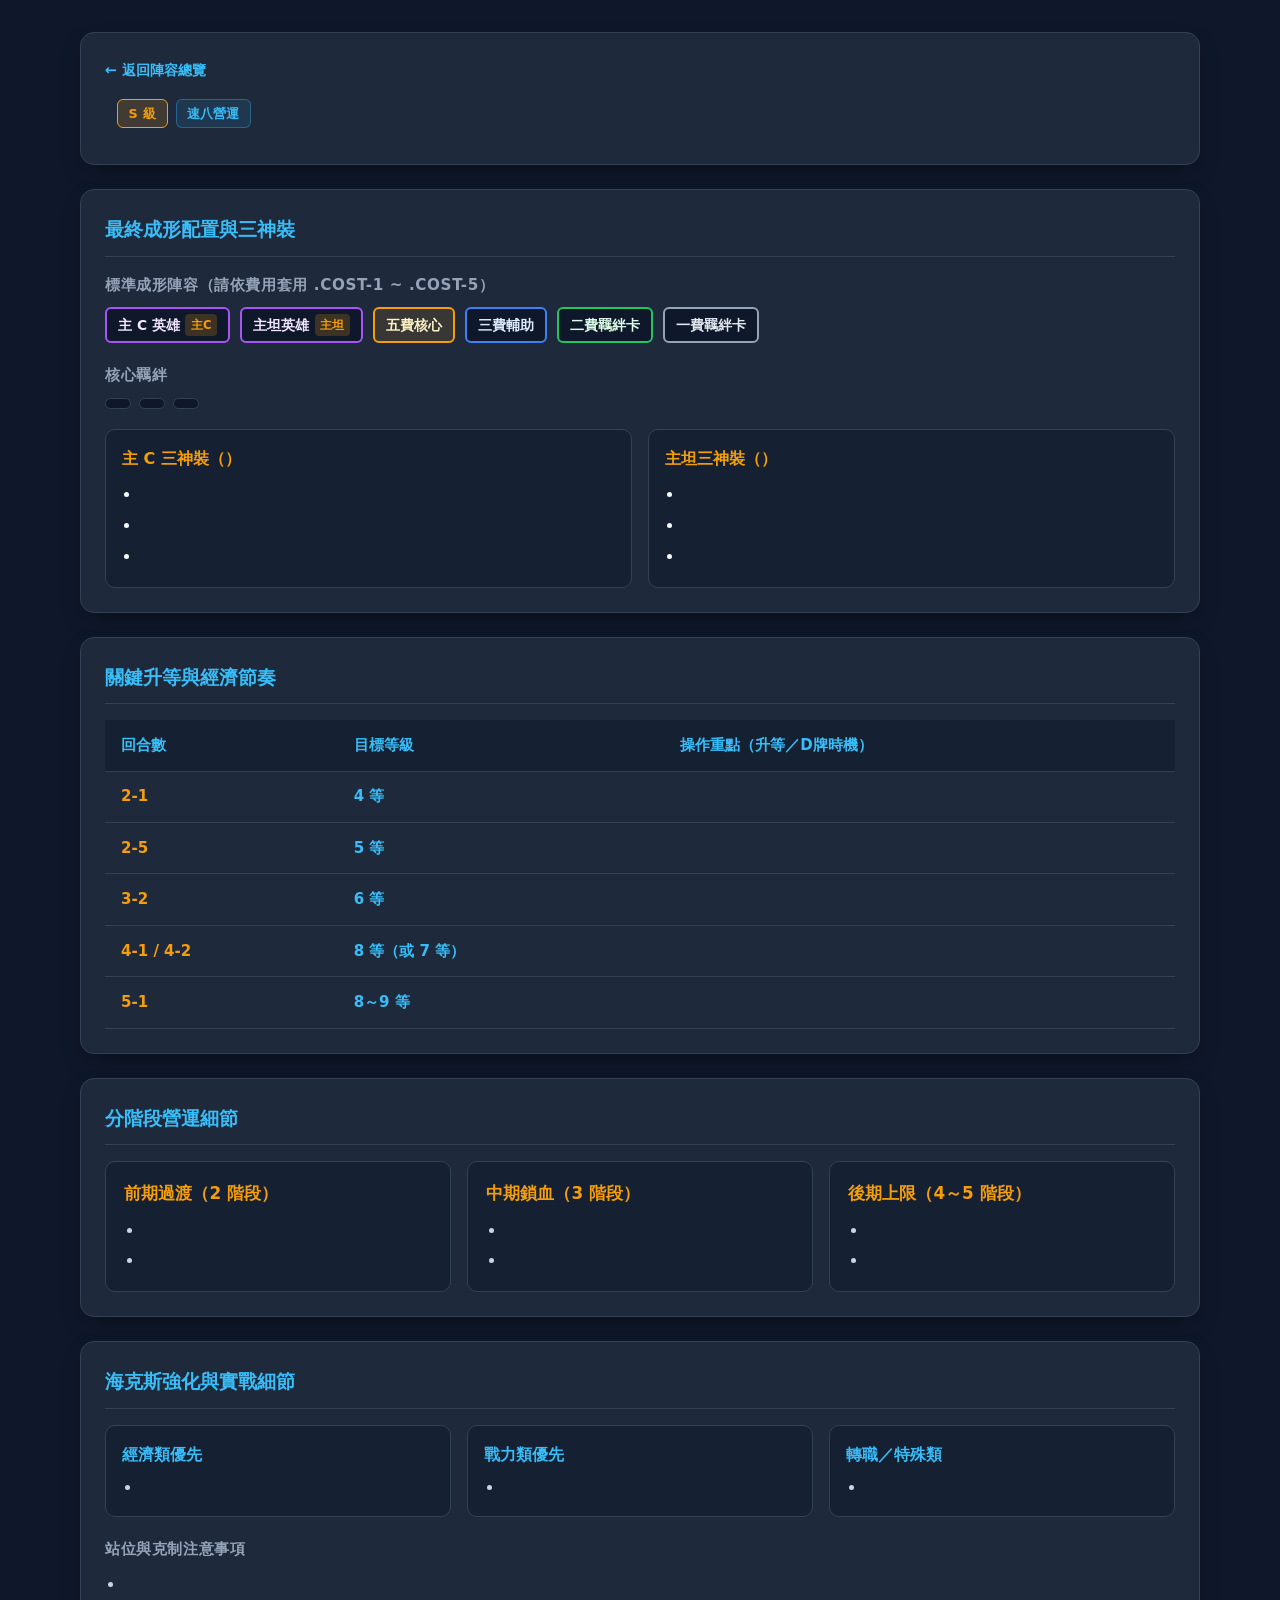
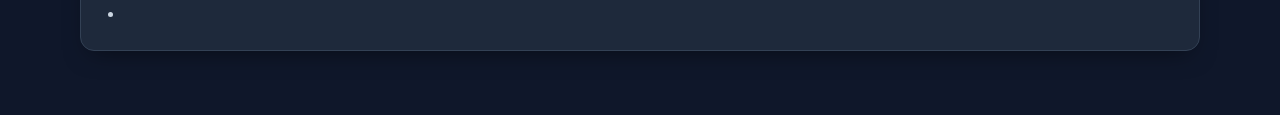
<file: comps/_template.html>
<!DOCTYPE html>
<html lang="zh-Hant">
<head>
  <meta charset="UTF-8">
  <meta name="viewport" content="width=device-width, initial-scale=1.0">
  <title><!-- 陣容中文名稱 --> — 聯盟戰棋（TFT）陣容與營運百科</title>
  <link rel="stylesheet" href="../css/style.css">
</head>
<body>
  <main class="container comp-detail">
    <!-- 區塊 1：陣容總覽標頭 (.comp-header) -->
    <section class="comp-header">
      <a class="back-link" href="../index.html">← 返回陣容總覽</a>
      <div class="comp-title-row">
        <h1><!-- 陣容中文名稱 --></h1>
        <div class="comp-badges">
          <!-- 強度徽章可選：tier-s (S 級)、tier-a (A 級)、tier-b (B 級) -->
          <span class="badge tier-s">S 級</span>
          <!-- 營運節奏標籤：速八營運 / 低費賭狗 / 轉職上限 -->
          <span class="tag">速八營運</span>
        </div>
      </div>
      <p class="comp-summary"><!-- 一句話核心定位說明：何時適合玩、主要傷害與坦度來源 --></p>
    </section>

    <!-- 區塊 2：最終成形配置與三神裝 (.core-roster) -->
    <section class="core-roster">
      <h2 class="section-title">最終成形配置與三神裝</h2>
      <div class="roster-block">
        <div>
          <h3 class="sub-heading">標準成形陣容（請依費用套用 .cost-1 ~ .cost-5）</h3>
          <div class="unit-list">
            <span class="unit-chip cost-4">主 C 英雄<span class="unit-role">主C</span></span>
            <span class="unit-chip cost-4">主坦英雄<span class="unit-role">主坦</span></span>
            <span class="unit-chip cost-5">五費核心</span>
            <span class="unit-chip cost-3">三費輔助</span>
            <span class="unit-chip cost-2">二費羈絆卡</span>
            <span class="unit-chip cost-1">一費羈絆卡</span>
          </div>
        </div>

        <div>
          <h3 class="sub-heading">核心羈絆</h3>
          <ul class="trait-list">
            <li class="trait-item"><!-- 羈絆 1（例如：6 次元門） --></li>
            <li class="trait-item"><!-- 羈絆 2（例如：4 學者） --></li>
            <li class="trait-item"><!-- 羈絆 3（例如：2 堡壘衛士） --></li>
          </ul>
        </div>

        <div class="items-grid">
          <div class="item-card">
            <h3 class="item-card-title">主 C 三神裝（<!-- 英雄名稱 -->）</h3>
            <ul class="item-list">
              <li><!-- 裝備 1（繁體中文正式名稱） --></li>
              <li><!-- 裝備 2 --></li>
              <li><!-- 裝備 3 --></li>
            </ul>
          </div>
          <div class="item-card">
            <h3 class="item-card-title">主坦三神裝（<!-- 英雄名稱 -->）</h3>
            <ul class="item-list">
              <li><!-- 裝備 1（繁體中文正式名稱） --></li>
              <li><!-- 裝備 2 --></li>
              <li><!-- 裝備 3 --></li>
            </ul>
          </div>
        </div>
      </div>
    </section>

    <!-- 區塊 3：關鍵升等與經濟節奏 (.leveling-roadmap) -->
    <section class="leveling-roadmap">
      <h2 class="section-title">關鍵升等與經濟節奏</h2>
      <div class="table-wrap">
        <table class="roadmap-table">
          <thead>
            <tr>
              <th>回合數</th>
              <th>目標等級</th>
              <th>操作重點（升等／D牌時機）</th>
            </tr>
          </thead>
          <tbody>
            <tr>
              <td class="round-cell">2-1</td>
              <td class="level-cell">4 等</td>
              <td><!-- 2-1 操作重點 --></td>
            </tr>
            <tr>
              <td class="round-cell">2-5</td>
              <td class="level-cell">5 等</td>
              <td><!-- 2-5 操作重點 --></td>
            </tr>
            <tr>
              <td class="round-cell">3-2</td>
              <td class="level-cell">6 等</td>
              <td><!-- 3-2 操作重點 --></td>
            </tr>
            <tr>
              <td class="round-cell">4-1 / 4-2</td>
              <td class="level-cell">8 等（或 7 等）</td>
              <td><!-- 4-1 / 4-2 操作重點 --></td>
            </tr>
            <tr>
              <td class="round-cell">5-1</td>
              <td class="level-cell">8～9 等</td>
              <td><!-- 5-1 操作重點 --></td>
            </tr>
          </tbody>
        </table>
      </div>
    </section>

    <!-- 區塊 4：分階段營運細節 (.stage-guide) -->
    <section class="stage-guide">
      <h2 class="section-title">分階段營運細節</h2>
      <div class="stage-grid">
        <article class="stage-card">
          <h3>前期過渡（2 階段）</h3>
          <ul>
            <li><!-- 開局打工英雄與過渡羈絆 --></li>
            <li><!-- 連勝／連敗與裝備合成策略 --></li>
          </ul>
        </article>
        <article class="stage-card">
          <h3>中期鎖血（3 階段）</h3>
          <ul>
            <li><!-- 3-2 檢視血量與經濟、決定小 D 或存錢 --></li>
            <li><!-- 中期過渡關鍵替換卡 --></li>
          </ul>
        </article>
        <article class="stage-card">
          <h3>後期上限（4～5 階段）</h3>
          <ul>
            <li><!-- 大 D 鎖血時機與五費卡補強 --></li>
            <li><!-- 升 9 人口或追四費三星的勝利條件 --></li>
          </ul>
        </article>
      </div>
    </section>

    <!-- 區塊 5：海克斯強化與實戰細節 (.augments-tips) -->
    <section class="augments-tips">
      <h2 class="section-title">海克斯強化與實戰細節</h2>
      <div class="augment-grid">
        <div class="augment-card">
          <h3>經濟類優先</h3>
          <ul>
            <li><!-- 推薦經濟類海克斯強化 --></li>
          </ul>
        </div>
        <div class="augment-card">
          <h3>戰力類優先</h3>
          <ul>
            <li><!-- 推薦戰力類海克斯強化 --></li>
          </ul>
        </div>
        <div class="augment-card">
          <h3>轉職／特殊類</h3>
          <ul>
            <li><!-- 推薦轉職徽章或特殊類海克斯強化 --></li>
          </ul>
        </div>
      </div>
      <h3 class="sub-heading">站位與克制注意事項</h3>
      <ul class="tips-list">
        <li><!-- 主 C 與主坦站位細節 --></li>
        <li><!-- 針對刺客、大範圍控制或減治療的克制對策 --></li>
      </ul>
    </section>
  </main>
</body>
</html>
</file>
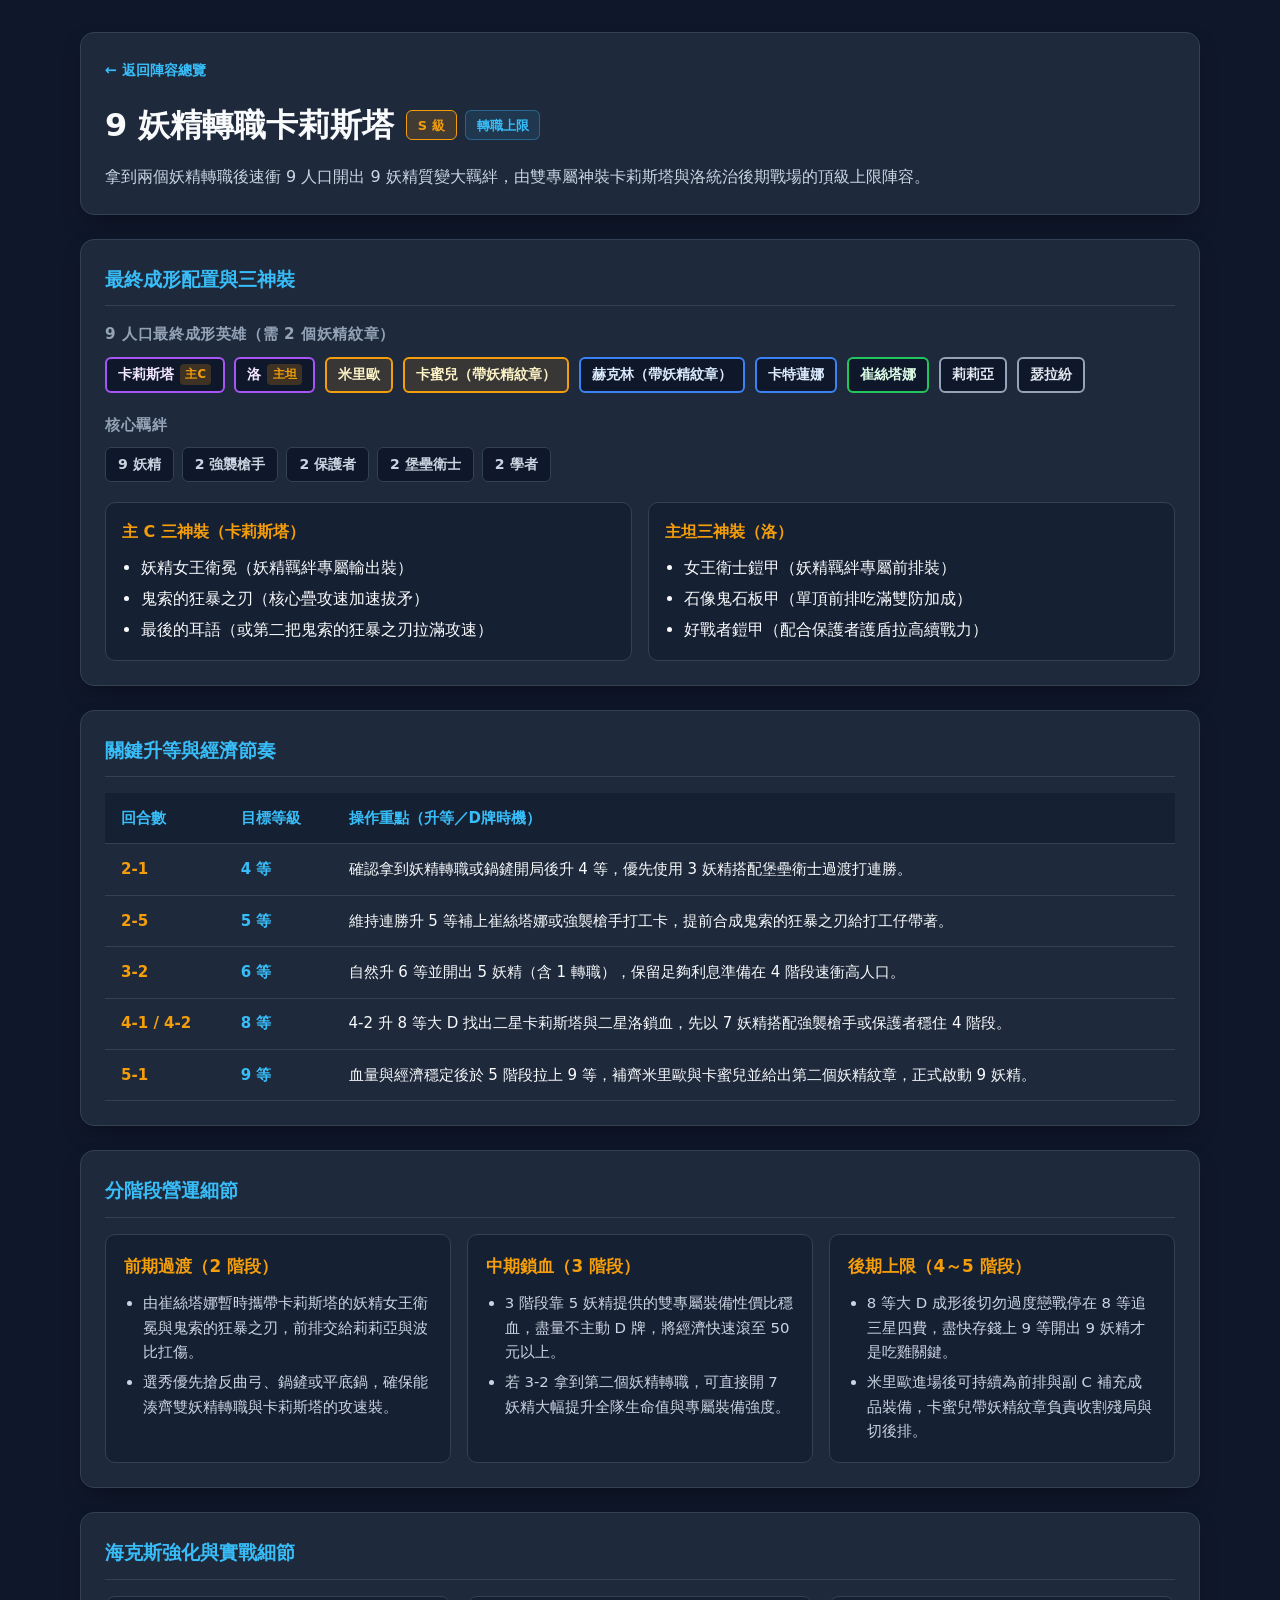
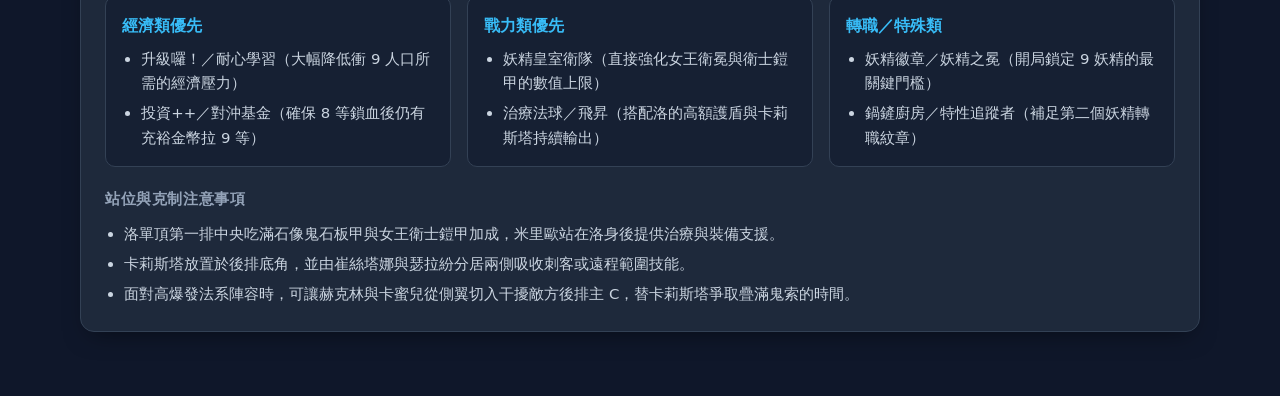
<file: comps/emblem-kalista.html>
<!DOCTYPE html>
<html lang="zh-Hant">
<head>
  <meta charset="UTF-8">
  <meta name="viewport" content="width=device-width, initial-scale=1.0">
  <title>9 妖精轉職卡莉斯塔 — 聯盟戰棋（TFT）陣容與營運百科</title>
  <link rel="stylesheet" href="../css/style.css">
</head>
<body>
  <main class="container comp-detail">
    <!-- 1. 陣容總覽標頭 -->
    <section class="comp-header">
      <a class="back-link" href="../index.html">← 返回陣容總覽</a>
      <div class="comp-title-row">
        <h1>9 妖精轉職卡莉斯塔</h1>
        <div class="comp-badges">
          <span class="badge tier-s">S 級</span>
          <span class="tag">轉職上限</span>
        </div>
      </div>
      <p class="comp-summary">拿到兩個妖精轉職後速衝 9 人口開出 9 妖精質變大羈絆，由雙專屬神裝卡莉斯塔與洛統治後期戰場的頂級上限陣容。</p>
    </section>

    <!-- 2. 最終成形配置與三神裝 -->
    <section class="core-roster">
      <h2 class="section-title">最終成形配置與三神裝</h2>
      <div class="roster-block">
        <div>
          <h3 class="sub-heading">9 人口最終成形英雄（需 2 個妖精紋章）</h3>
          <div class="unit-list">
            <span class="unit-chip cost-4">卡莉斯塔<span class="unit-role">主C</span></span>
            <span class="unit-chip cost-4">洛<span class="unit-role">主坦</span></span>
            <span class="unit-chip cost-5">米里歐</span>
            <span class="unit-chip cost-5">卡蜜兒（帶妖精紋章）</span>
            <span class="unit-chip cost-3">赫克林（帶妖精紋章）</span>
            <span class="unit-chip cost-3">卡特蓮娜</span>
            <span class="unit-chip cost-2">崔絲塔娜</span>
            <span class="unit-chip cost-1">莉莉亞</span>
            <span class="unit-chip cost-1">瑟拉紛</span>
          </div>
        </div>

        <div>
          <h3 class="sub-heading">核心羈絆</h3>
          <ul class="trait-list">
            <li class="trait-item">9 妖精</li>
            <li class="trait-item">2 強襲槍手</li>
            <li class="trait-item">2 保護者</li>
            <li class="trait-item">2 堡壘衛士</li>
            <li class="trait-item">2 學者</li>
          </ul>
        </div>

        <div class="items-grid">
          <div class="item-card">
            <h3 class="item-card-title">主 C 三神裝（卡莉斯塔）</h3>
            <ul class="item-list">
              <li>妖精女王衛冕（妖精羈絆專屬輸出裝）</li>
              <li>鬼索的狂暴之刃（核心疊攻速加速拔矛）</li>
              <li>最後的耳語（或第二把鬼索的狂暴之刃拉滿攻速）</li>
            </ul>
          </div>
          <div class="item-card">
            <h3 class="item-card-title">主坦三神裝（洛）</h3>
            <ul class="item-list">
              <li>女王衛士鎧甲（妖精羈絆專屬前排裝）</li>
              <li>石像鬼石板甲（單頂前排吃滿雙防加成）</li>
              <li>好戰者鎧甲（配合保護者護盾拉高續戰力）</li>
            </ul>
          </div>
        </div>
      </div>
    </section>

    <!-- 3. 關鍵升等與經濟節奏 -->
    <section class="leveling-roadmap">
      <h2 class="section-title">關鍵升等與經濟節奏</h2>
      <div class="table-wrap">
        <table class="roadmap-table">
          <thead>
            <tr>
              <th>回合數</th>
              <th>目標等級</th>
              <th>操作重點（升等／D牌時機）</th>
            </tr>
          </thead>
          <tbody>
            <tr>
              <td class="round-cell">2-1</td>
              <td class="level-cell">4 等</td>
              <td>確認拿到妖精轉職或鍋鏟開局後升 4 等，優先使用 3 妖精搭配堡壘衛士過渡打連勝。</td>
            </tr>
            <tr>
              <td class="round-cell">2-5</td>
              <td class="level-cell">5 等</td>
              <td>維持連勝升 5 等補上崔絲塔娜或強襲槍手打工卡，提前合成鬼索的狂暴之刃給打工仔帶著。</td>
            </tr>
            <tr>
              <td class="round-cell">3-2</td>
              <td class="level-cell">6 等</td>
              <td>自然升 6 等並開出 5 妖精（含 1 轉職），保留足夠利息準備在 4 階段速衝高人口。</td>
            </tr>
            <tr>
              <td class="round-cell">4-1 / 4-2</td>
              <td class="level-cell">8 等</td>
              <td>4-2 升 8 等大 D 找出二星卡莉斯塔與二星洛鎖血，先以 7 妖精搭配強襲槍手或保護者穩住 4 階段。</td>
            </tr>
            <tr>
              <td class="round-cell">5-1</td>
              <td class="level-cell">9 等</td>
              <td>血量與經濟穩定後於 5 階段拉上 9 等，補齊米里歐與卡蜜兒並給出第二個妖精紋章，正式啟動 9 妖精。</td>
            </tr>
          </tbody>
        </table>
      </div>
    </section>

    <!-- 4. 分階段營運細節 -->
    <section class="stage-guide">
      <h2 class="section-title">分階段營運細節</h2>
      <div class="stage-grid">
        <article class="stage-card">
          <h3>前期過渡（2 階段）</h3>
          <ul>
            <li>由崔絲塔娜暫時攜帶卡莉斯塔的妖精女王衛冕與鬼索的狂暴之刃，前排交給莉莉亞與波比扛傷。</li>
            <li>選秀優先搶反曲弓、鍋鏟或平底鍋，確保能湊齊雙妖精轉職與卡莉斯塔的攻速裝。</li>
          </ul>
        </article>
        <article class="stage-card">
          <h3>中期鎖血（3 階段）</h3>
          <ul>
            <li>3 階段靠 5 妖精提供的雙專屬裝備性價比穩血，盡量不主動 D 牌，將經濟快速滾至 50 元以上。</li>
            <li>若 3-2 拿到第二個妖精轉職，可直接開 7 妖精大幅提升全隊生命值與專屬裝備強度。</li>
          </ul>
        </article>
        <article class="stage-card">
          <h3>後期上限（4～5 階段）</h3>
          <ul>
            <li>8 等大 D 成形後切勿過度戀戰停在 8 等追三星四費，盡快存錢上 9 等開出 9 妖精才是吃雞關鍵。</li>
            <li>米里歐進場後可持續為前排與副 C 補充成品裝備，卡蜜兒帶妖精紋章負責收割殘局與切後排。</li>
          </ul>
        </article>
      </div>
    </section>

    <!-- 5. 海克斯強化與實戰細節 -->
    <section class="augments-tips">
      <h2 class="section-title">海克斯強化與實戰細節</h2>
      <div class="augment-grid">
        <div class="augment-card">
          <h3>經濟類優先</h3>
          <ul>
            <li>升級囉！／耐心學習（大幅降低衝 9 人口所需的經濟壓力）</li>
            <li>投資++／對沖基金（確保 8 等鎖血後仍有充裕金幣拉 9 等）</li>
          </ul>
        </div>
        <div class="augment-card">
          <h3>戰力類優先</h3>
          <ul>
            <li>妖精皇室衛隊（直接強化女王衛冕與衛士鎧甲的數值上限）</li>
            <li>治療法球／飛昇（搭配洛的高額護盾與卡莉斯塔持續輸出）</li>
          </ul>
        </div>
        <div class="augment-card">
          <h3>轉職／特殊類</h3>
          <ul>
            <li>妖精徽章／妖精之冕（開局鎖定 9 妖精的最關鍵門檻）</li>
            <li>鍋鏟廚房／特性追蹤者（補足第二個妖精轉職紋章）</li>
          </ul>
        </div>
      </div>
      <h3 class="sub-heading">站位與克制注意事項</h3>
      <ul class="tips-list">
        <li>洛單頂第一排中央吃滿石像鬼石板甲與女王衛士鎧甲加成，米里歐站在洛身後提供治療與裝備支援。</li>
        <li>卡莉斯塔放置於後排底角，並由崔絲塔娜與瑟拉紛分居兩側吸收刺客或遠程範圍技能。</li>
        <li>面對高爆發法系陣容時，可讓赫克林與卡蜜兒從側翼切入干擾敵方後排主 C，替卡莉斯塔爭取疊滿鬼索的時間。</li>
      </ul>
    </section>
  </main>
</body>
</html>
</file>
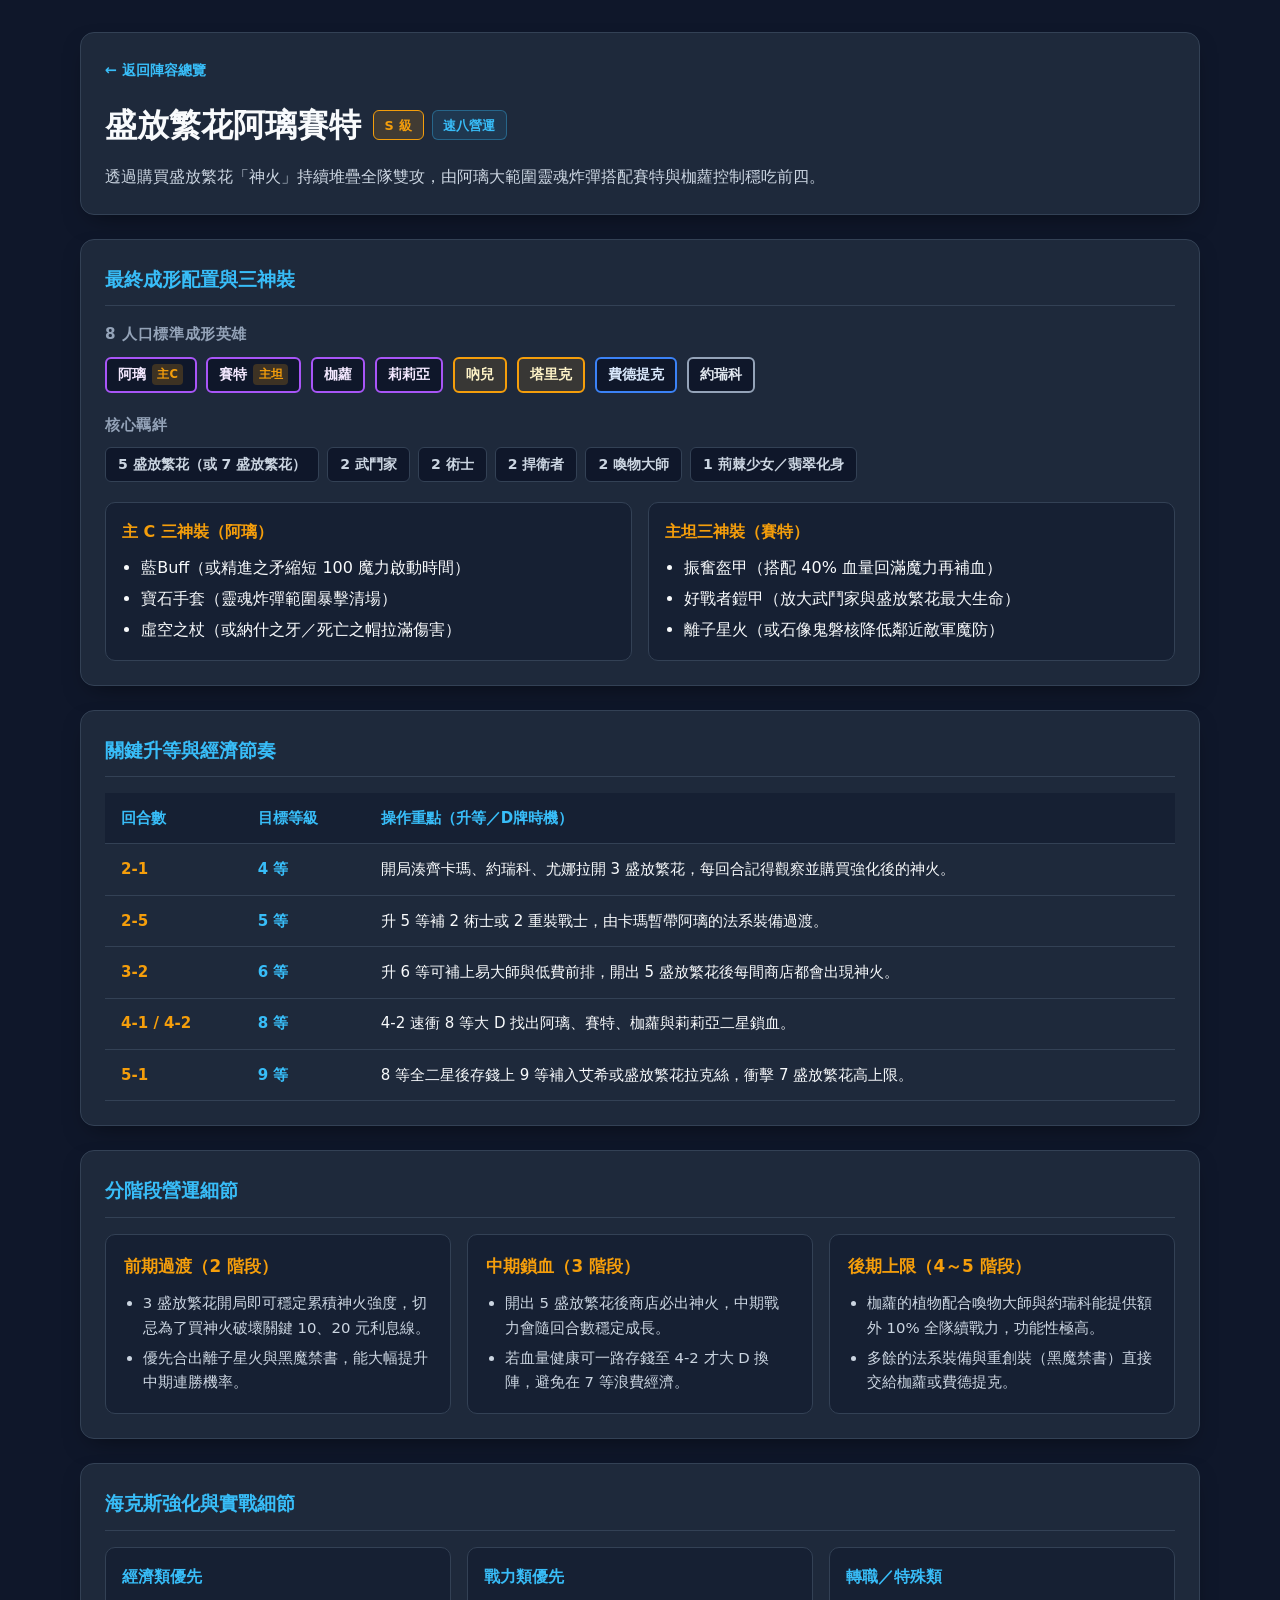
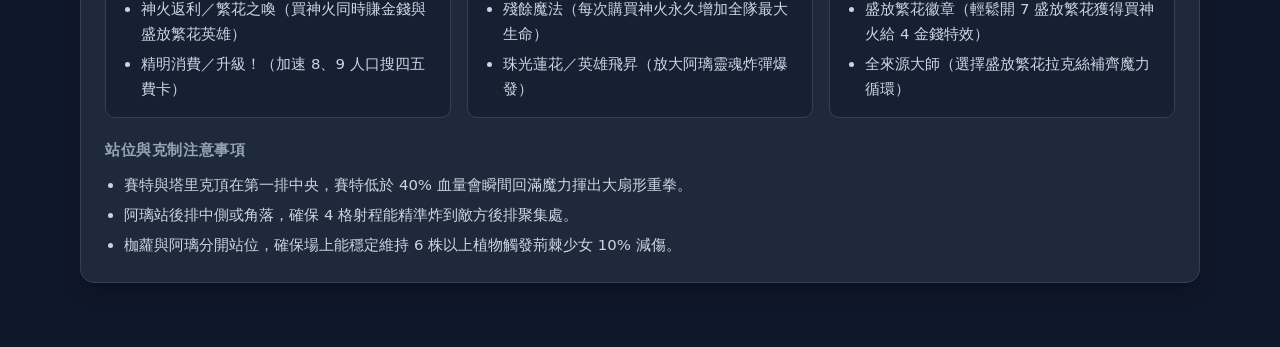
<file: comps/fast8-ahri-sett.html>
<!DOCTYPE html>
<html lang="zh-Hant">
<head>
  <meta charset="UTF-8">
  <meta name="viewport" content="width=device-width, initial-scale=1.0">
  <title>盛放繁花阿璃賽特 — 聯盟戰棋（TFT）陣容與營運百科</title>
  <link rel="stylesheet" href="../css/style.css">
</head>
<body>
  <main class="container comp-detail">
    <section class="comp-header">
      <a class="back-link" href="../index.html">← 返回陣容總覽</a>
      <div class="comp-title-row">
        <h1>盛放繁花阿璃賽特</h1>
        <div class="comp-badges">
          <span class="badge tier-s">S 級</span>
          <span class="tag">速八營運</span>
        </div>
      </div>
      <p class="comp-summary">透過購買盛放繁花「神火」持續堆疊全隊雙攻，由阿璃大範圍靈魂炸彈搭配賽特與枷蘿控制穩吃前四。</p>
    </section>

    <section class="core-roster">
      <h2 class="section-title">最終成形配置與三神裝</h2>
      <div class="roster-block">
        <div>
          <h3 class="sub-heading">8 人口標準成形英雄</h3>
          <div class="unit-list">
            <span class="unit-chip cost-4">阿璃<span class="unit-role">主C</span></span>
            <span class="unit-chip cost-4">賽特<span class="unit-role">主坦</span></span>
            <span class="unit-chip cost-4">枷蘿</span>
            <span class="unit-chip cost-4">莉莉亞</span>
            <span class="unit-chip cost-5">吶兒</span>
            <span class="unit-chip cost-5">塔里克</span>
            <span class="unit-chip cost-3">費德提克</span>
            <span class="unit-chip cost-1">約瑞科</span>
          </div>
        </div>

        <div>
          <h3 class="sub-heading">核心羈絆</h3>
          <ul class="trait-list">
            <li class="trait-item">5 盛放繁花（或 7 盛放繁花）</li>
            <li class="trait-item">2 武鬥家</li>
            <li class="trait-item">2 術士</li>
            <li class="trait-item">2 捍衛者</li>
            <li class="trait-item">2 喚物大師</li>
            <li class="trait-item">1 荊棘少女／翡翠化身</li>
          </ul>
        </div>

        <div class="items-grid">
          <div class="item-card">
            <h3 class="item-card-title">主 C 三神裝（阿璃）</h3>
            <ul class="item-list">
              <li>藍Buff（或精進之矛縮短 100 魔力啟動時間）</li>
              <li>寶石手套（靈魂炸彈範圍暴擊清場）</li>
              <li>虛空之杖（或納什之牙／死亡之帽拉滿傷害）</li>
            </ul>
          </div>
          <div class="item-card">
            <h3 class="item-card-title">主坦三神裝（賽特）</h3>
            <ul class="item-list">
              <li>振奮盔甲（搭配 40% 血量回滿魔力再補血）</li>
              <li>好戰者鎧甲（放大武鬥家與盛放繁花最大生命）</li>
              <li>離子星火（或石像鬼磐核降低鄰近敵軍魔防）</li>
            </ul>
          </div>
        </div>
      </div>
    </section>

    <section class="leveling-roadmap">
      <h2 class="section-title">關鍵升等與經濟節奏</h2>
      <div class="table-wrap">
        <table class="roadmap-table">
          <thead>
            <tr>
              <th>回合數</th>
              <th>目標等級</th>
              <th>操作重點（升等／D牌時機）</th>
            </tr>
          </thead>
          <tbody>
            <tr>
              <td class="round-cell">2-1</td>
              <td class="level-cell">4 等</td>
              <td>開局湊齊卡瑪、約瑞科、尤娜拉開 3 盛放繁花，每回合記得觀察並購買強化後的神火。</td>
            </tr>
            <tr>
              <td class="round-cell">2-5</td>
              <td class="level-cell">5 等</td>
              <td>升 5 等補 2 術士或 2 重裝戰士，由卡瑪暫帶阿璃的法系裝備過渡。</td>
            </tr>
            <tr>
              <td class="round-cell">3-2</td>
              <td class="level-cell">6 等</td>
              <td>升 6 等可補上易大師與低費前排，開出 5 盛放繁花後每間商店都會出現神火。</td>
            </tr>
            <tr>
              <td class="round-cell">4-1 / 4-2</td>
              <td class="level-cell">8 等</td>
              <td>4-2 速衝 8 等大 D 找出阿璃、賽特、枷蘿與莉莉亞二星鎖血。</td>
            </tr>
            <tr>
              <td class="round-cell">5-1</td>
              <td class="level-cell">9 等</td>
              <td>8 等全二星後存錢上 9 等補入艾希或盛放繁花拉克絲，衝擊 7 盛放繁花高上限。</td>
            </tr>
          </tbody>
        </table>
      </div>
    </section>

    <section class="stage-guide">
      <h2 class="section-title">分階段營運細節</h2>
      <div class="stage-grid">
        <article class="stage-card">
          <h3>前期過渡（2 階段）</h3>
          <ul>
            <li>3 盛放繁花開局即可穩定累積神火強度，切忌為了買神火破壞關鍵 10、20 元利息線。</li>
            <li>優先合出離子星火與黑魔禁書，能大幅提升中期連勝機率。</li>
          </ul>
        </article>
        <article class="stage-card">
          <h3>中期鎖血（3 階段）</h3>
          <ul>
            <li>開出 5 盛放繁花後商店必出神火，中期戰力會隨回合數穩定成長。</li>
            <li>若血量健康可一路存錢至 4-2 才大 D 換陣，避免在 7 等浪費經濟。</li>
          </ul>
        </article>
        <article class="stage-card">
          <h3>後期上限（4～5 階段）</h3>
          <ul>
            <li>枷蘿的植物配合喚物大師與約瑞科能提供額外 10% 全隊續戰力，功能性極高。</li>
            <li>多餘的法系裝備與重創裝（黑魔禁書）直接交給枷蘿或費德提克。</li>
          </ul>
        </article>
      </div>
    </section>

    <section class="augments-tips">
      <h2 class="section-title">海克斯強化與實戰細節</h2>
      <div class="augment-grid">
        <div class="augment-card">
          <h3>經濟類優先</h3>
          <ul>
            <li>神火返利／繁花之喚（買神火同時賺金錢與盛放繁花英雄）</li>
            <li>精明消費／升級！（加速 8、9 人口搜四五費卡）</li>
          </ul>
        </div>
        <div class="augment-card">
          <h3>戰力類優先</h3>
          <ul>
            <li>殘餘魔法（每次購買神火永久增加全隊最大生命）</li>
            <li>珠光蓮花／英雄飛昇（放大阿璃靈魂炸彈爆發）</li>
          </ul>
        </div>
        <div class="augment-card">
          <h3>轉職／特殊類</h3>
          <ul>
            <li>盛放繁花徽章（輕鬆開 7 盛放繁花獲得買神火給 4 金錢特效）</li>
            <li>全來源大師（選擇盛放繁花拉克絲補齊魔力循環）</li>
          </ul>
        </div>
      </div>
      <h3 class="sub-heading">站位與克制注意事項</h3>
      <ul class="tips-list">
        <li>賽特與塔里克頂在第一排中央，賽特低於 40% 血量會瞬間回滿魔力揮出大扇形重拳。</li>
        <li>阿璃站後排中側或角落，確保 4 格射程能精準炸到敵方後排聚集處。</li>
        <li>枷蘿與阿璃分開站位，確保場上能穩定維持 6 株以上植物觸發荊棘少女 10% 減傷。</li>
      </ul>
    </section>
  </main>
</body>
</html>
</file>
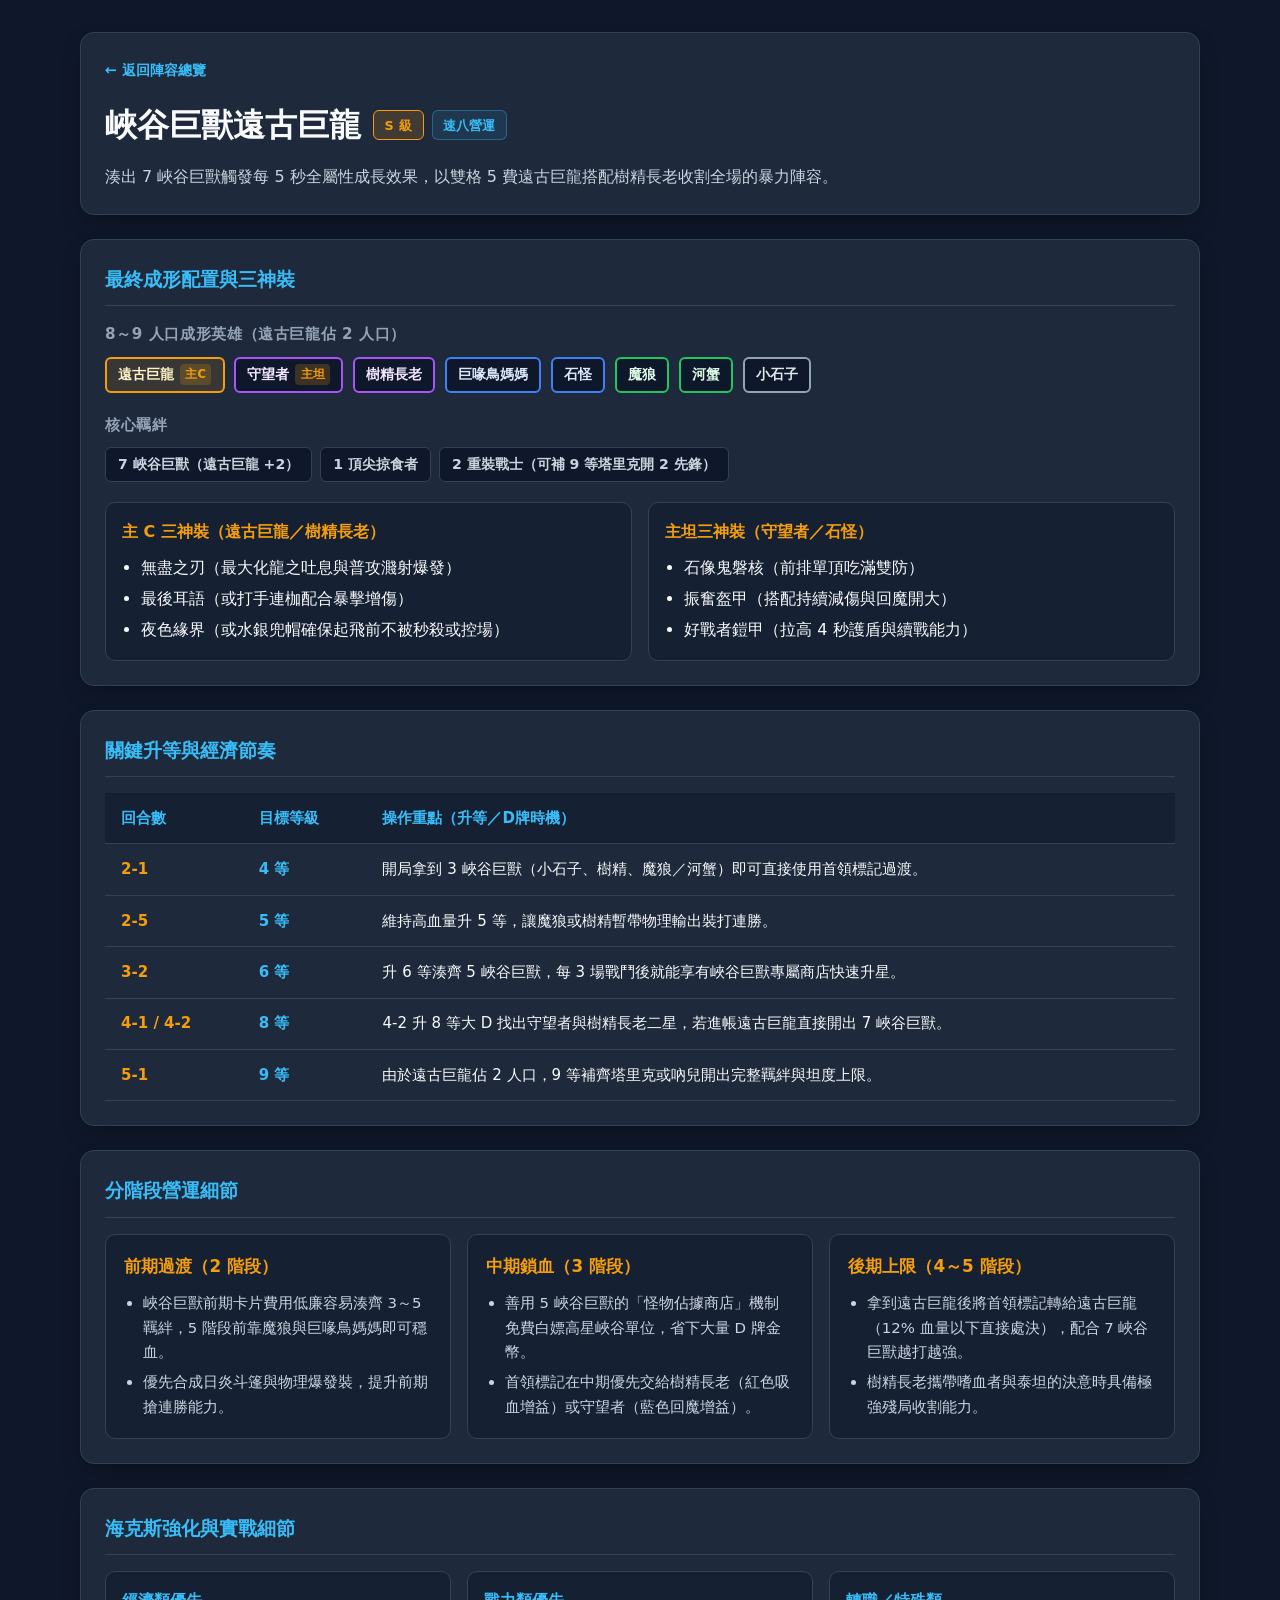
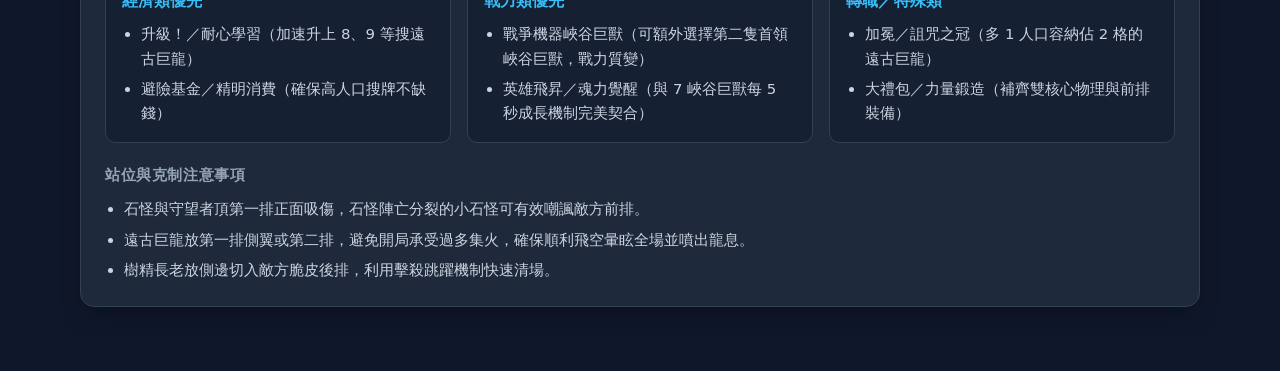
<file: comps/fast8-elderdragon.html>
<!DOCTYPE html>
<html lang="zh-Hant">
<head>
  <meta charset="UTF-8">
  <meta name="viewport" content="width=device-width, initial-scale=1.0">
  <title>峽谷巨獸遠古巨龍 — 聯盟戰棋（TFT）陣容與營運百科</title>
  <link rel="stylesheet" href="../css/style.css">
</head>
<body>
  <main class="container comp-detail">
    <section class="comp-header">
      <a class="back-link" href="../index.html">← 返回陣容總覽</a>
      <div class="comp-title-row">
        <h1>峽谷巨獸遠古巨龍</h1>
        <div class="comp-badges">
          <span class="badge tier-s">S 級</span>
          <span class="tag">速八營運</span>
        </div>
      </div>
      <p class="comp-summary">湊出 7 峽谷巨獸觸發每 5 秒全屬性成長效果，以雙格 5 費遠古巨龍搭配樹精長老收割全場的暴力陣容。</p>
    </section>

    <section class="core-roster">
      <h2 class="section-title">最終成形配置與三神裝</h2>
      <div class="roster-block">
        <div>
          <h3 class="sub-heading">8～9 人口成形英雄（遠古巨龍佔 2 人口）</h3>
          <div class="unit-list">
            <span class="unit-chip cost-5">遠古巨龍<span class="unit-role">主C</span></span>
            <span class="unit-chip cost-4">守望者<span class="unit-role">主坦</span></span>
            <span class="unit-chip cost-4">樹精長老</span>
            <span class="unit-chip cost-3">巨喙鳥媽媽</span>
            <span class="unit-chip cost-3">石怪</span>
            <span class="unit-chip cost-2">魔狼</span>
            <span class="unit-chip cost-2">河蟹</span>
            <span class="unit-chip cost-1">小石子</span>
          </div>
        </div>

        <div>
          <h3 class="sub-heading">核心羈絆</h3>
          <ul class="trait-list">
            <li class="trait-item">7 峽谷巨獸（遠古巨龍 +2）</li>
            <li class="trait-item">1 頂尖掠食者</li>
            <li class="trait-item">2 重裝戰士（可補 9 等塔里克開 2 先鋒）</li>
          </ul>
        </div>

        <div class="items-grid">
          <div class="item-card">
            <h3 class="item-card-title">主 C 三神裝（遠古巨龍／樹精長老）</h3>
            <ul class="item-list">
              <li>無盡之刃（最大化龍之吐息與普攻濺射爆發）</li>
              <li>最後耳語（或打手連枷配合暴擊增傷）</li>
              <li>夜色緣界（或水銀兜帽確保起飛前不被秒殺或控場）</li>
            </ul>
          </div>
          <div class="item-card">
            <h3 class="item-card-title">主坦三神裝（守望者／石怪）</h3>
            <ul class="item-list">
              <li>石像鬼磐核（前排單頂吃滿雙防）</li>
              <li>振奮盔甲（搭配持續減傷與回魔開大）</li>
              <li>好戰者鎧甲（拉高 4 秒護盾與續戰能力）</li>
            </ul>
          </div>
        </div>
      </div>
    </section>

    <section class="leveling-roadmap">
      <h2 class="section-title">關鍵升等與經濟節奏</h2>
      <div class="table-wrap">
        <table class="roadmap-table">
          <thead>
            <tr>
              <th>回合數</th>
              <th>目標等級</th>
              <th>操作重點（升等／D牌時機）</th>
            </tr>
          </thead>
          <tbody>
            <tr>
              <td class="round-cell">2-1</td>
              <td class="level-cell">4 等</td>
              <td>開局拿到 3 峽谷巨獸（小石子、樹精、魔狼／河蟹）即可直接使用首領標記過渡。</td>
            </tr>
            <tr>
              <td class="round-cell">2-5</td>
              <td class="level-cell">5 等</td>
              <td>維持高血量升 5 等，讓魔狼或樹精暫帶物理輸出裝打連勝。</td>
            </tr>
            <tr>
              <td class="round-cell">3-2</td>
              <td class="level-cell">6 等</td>
              <td>升 6 等湊齊 5 峽谷巨獸，每 3 場戰鬥後就能享有峽谷巨獸專屬商店快速升星。</td>
            </tr>
            <tr>
              <td class="round-cell">4-1 / 4-2</td>
              <td class="level-cell">8 等</td>
              <td>4-2 升 8 等大 D 找出守望者與樹精長老二星，若進帳遠古巨龍直接開出 7 峽谷巨獸。</td>
            </tr>
            <tr>
              <td class="round-cell">5-1</td>
              <td class="level-cell">9 等</td>
              <td>由於遠古巨龍佔 2 人口，9 等補齊塔里克或吶兒開出完整羈絆與坦度上限。</td>
            </tr>
          </tbody>
        </table>
      </div>
    </section>

    <section class="stage-guide">
      <h2 class="section-title">分階段營運細節</h2>
      <div class="stage-grid">
        <article class="stage-card">
          <h3>前期過渡（2 階段）</h3>
          <ul>
            <li>峽谷巨獸前期卡片費用低廉容易湊齊 3～5 羈絆，5 階段前靠魔狼與巨喙鳥媽媽即可穩血。</li>
            <li>優先合成日炎斗篷與物理爆發裝，提升前期搶連勝能力。</li>
          </ul>
        </article>
        <article class="stage-card">
          <h3>中期鎖血（3 階段）</h3>
          <ul>
            <li>善用 5 峽谷巨獸的「怪物佔據商店」機制免費白嫖高星峽谷單位，省下大量 D 牌金幣。</li>
            <li>首領標記在中期優先交給樹精長老（紅色吸血增益）或守望者（藍色回魔增益）。</li>
          </ul>
        </article>
        <article class="stage-card">
          <h3>後期上限（4～5 階段）</h3>
          <ul>
            <li>拿到遠古巨龍後將首領標記轉給遠古巨龍（12% 血量以下直接處決），配合 7 峽谷巨獸越打越強。</li>
            <li>樹精長老攜帶嗜血者與泰坦的決意時具備極強殘局收割能力。</li>
          </ul>
        </article>
      </div>
    </section>

    <section class="augments-tips">
      <h2 class="section-title">海克斯強化與實戰細節</h2>
      <div class="augment-grid">
        <div class="augment-card">
          <h3>經濟類優先</h3>
          <ul>
            <li>升級！／耐心學習（加速升上 8、9 等搜遠古巨龍）</li>
            <li>避險基金／精明消費（確保高人口搜牌不缺錢）</li>
          </ul>
        </div>
        <div class="augment-card">
          <h3>戰力類優先</h3>
          <ul>
            <li>戰爭機器峽谷巨獸（可額外選擇第二隻首領峽谷巨獸，戰力質變）</li>
            <li>英雄飛昇／魂力覺醒（與 7 峽谷巨獸每 5 秒成長機制完美契合）</li>
          </ul>
        </div>
        <div class="augment-card">
          <h3>轉職／特殊類</h3>
          <ul>
            <li>加冕／詛咒之冠（多 1 人口容納佔 2 格的遠古巨龍）</li>
            <li>大禮包／力量鍛造（補齊雙核心物理與前排裝備）</li>
          </ul>
        </div>
      </div>
      <h3 class="sub-heading">站位與克制注意事項</h3>
      <ul class="tips-list">
        <li>石怪與守望者頂第一排正面吸傷，石怪陣亡分裂的小石怪可有效嘲諷敵方前排。</li>
        <li>遠古巨龍放第一排側翼或第二排，避免開局承受過多集火，確保順利飛空暈眩全場並噴出龍息。</li>
        <li>樹精長老放側邊切入敵方脆皮後排，利用擊殺跳躍機制快速清場。</li>
      </ul>
    </section>
  </main>
</body>
</html>
</file>
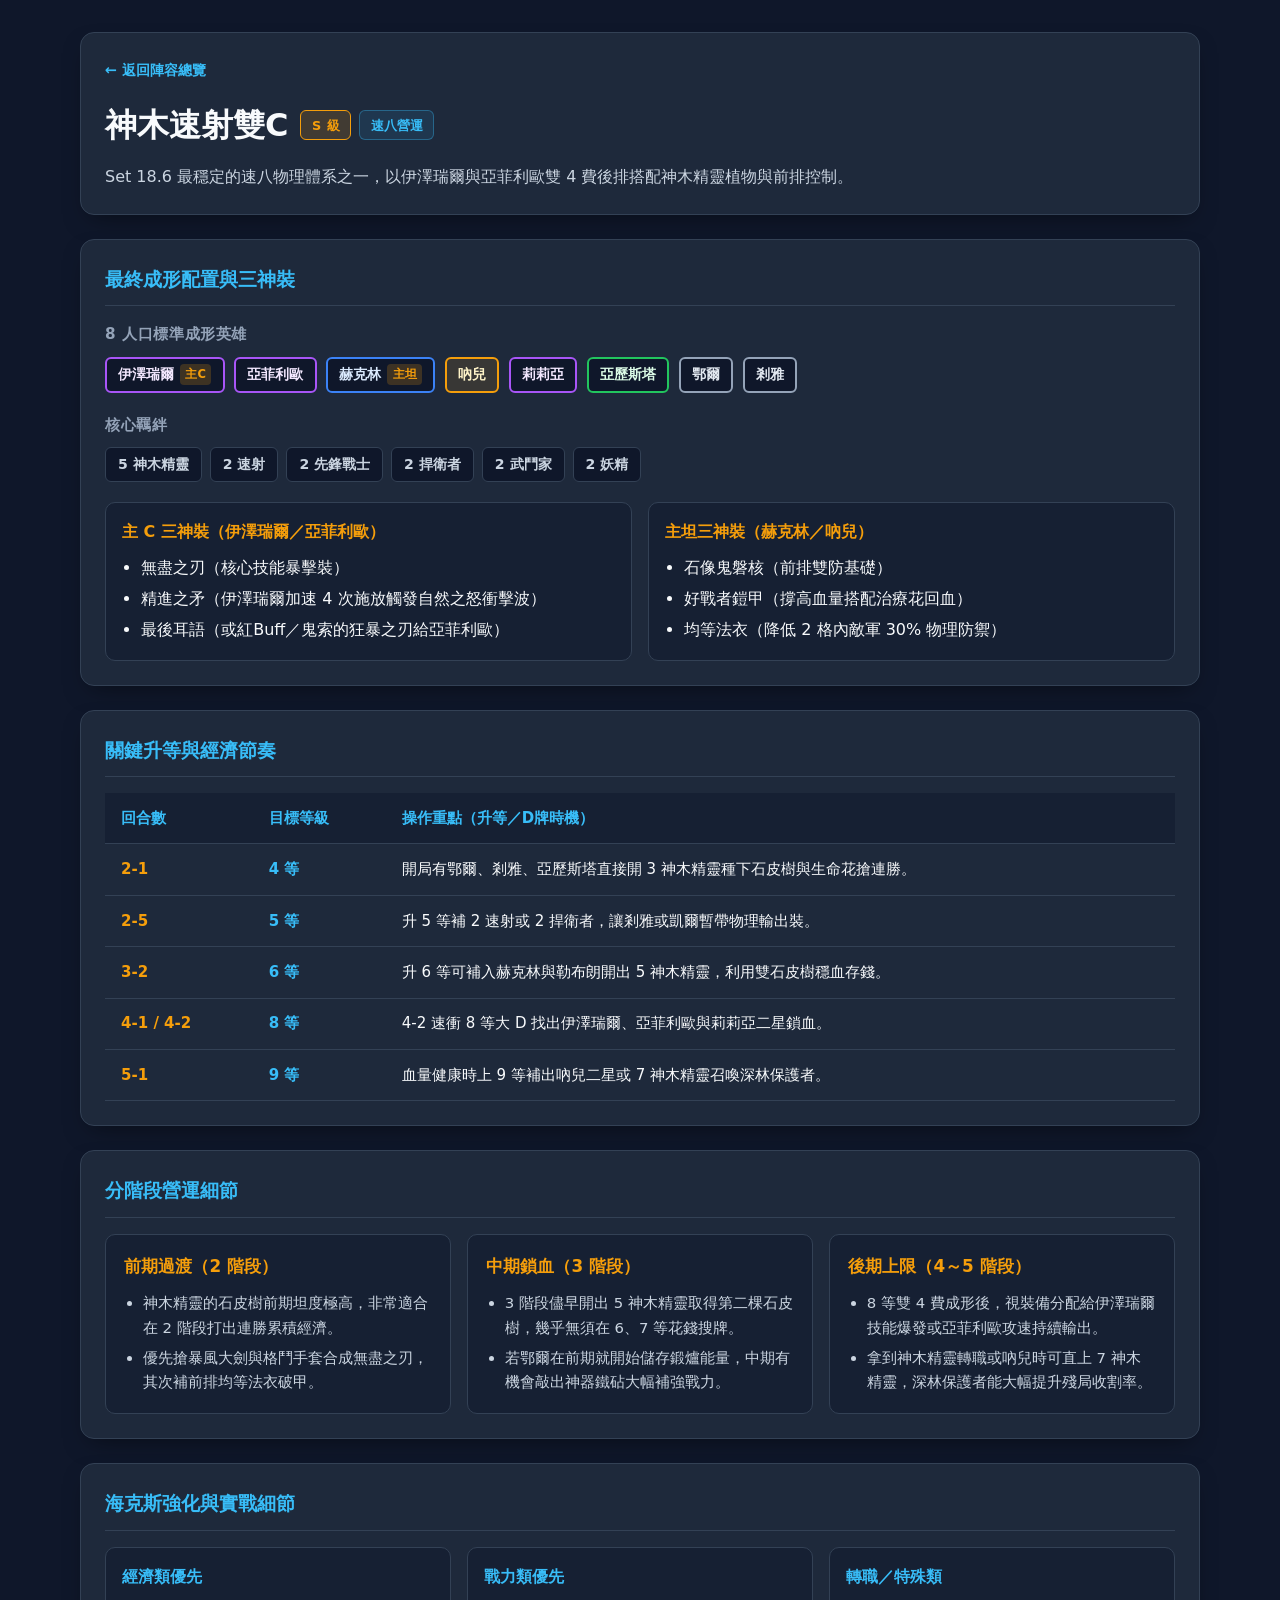
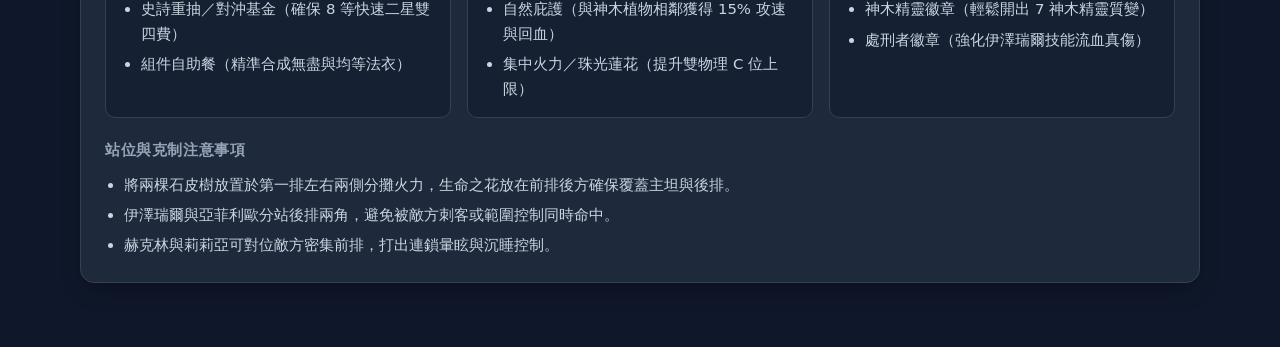
<file: comps/fast8-ezreal-aphelios.html>
<!DOCTYPE html>
<html lang="zh-Hant">
<head>
  <meta charset="UTF-8">
  <meta name="viewport" content="width=device-width, initial-scale=1.0">
  <title>神木速射雙C — 聯盟戰棋（TFT）陣容與營運百科</title>
  <link rel="stylesheet" href="../css/style.css">
</head>
<body>
  <main class="container comp-detail">
    <section class="comp-header">
      <a class="back-link" href="../index.html">← 返回陣容總覽</a>
      <div class="comp-title-row">
        <h1>神木速射雙C</h1>
        <div class="comp-badges">
          <span class="badge tier-s">S 級</span>
          <span class="tag">速八營運</span>
        </div>
      </div>
      <p class="comp-summary">Set 18.6 最穩定的速八物理體系之一，以伊澤瑞爾與亞菲利歐雙 4 費後排搭配神木精靈植物與前排控制。</p>
    </section>

    <section class="core-roster">
      <h2 class="section-title">最終成形配置與三神裝</h2>
      <div class="roster-block">
        <div>
          <h3 class="sub-heading">8 人口標準成形英雄</h3>
          <div class="unit-list">
            <span class="unit-chip cost-4">伊澤瑞爾<span class="unit-role">主C</span></span>
            <span class="unit-chip cost-4">亞菲利歐</span>
            <span class="unit-chip cost-3">赫克林<span class="unit-role">主坦</span></span>
            <span class="unit-chip cost-5">吶兒</span>
            <span class="unit-chip cost-4">莉莉亞</span>
            <span class="unit-chip cost-2">亞歷斯塔</span>
            <span class="unit-chip cost-1">鄂爾</span>
            <span class="unit-chip cost-1">剎雅</span>
          </div>
        </div>

        <div>
          <h3 class="sub-heading">核心羈絆</h3>
          <ul class="trait-list">
            <li class="trait-item">5 神木精靈</li>
            <li class="trait-item">2 速射</li>
            <li class="trait-item">2 先鋒戰士</li>
            <li class="trait-item">2 捍衛者</li>
            <li class="trait-item">2 武鬥家</li>
            <li class="trait-item">2 妖精</li>
          </ul>
        </div>

        <div class="items-grid">
          <div class="item-card">
            <h3 class="item-card-title">主 C 三神裝（伊澤瑞爾／亞菲利歐）</h3>
            <ul class="item-list">
              <li>無盡之刃（核心技能暴擊裝）</li>
              <li>精進之矛（伊澤瑞爾加速 4 次施放觸發自然之怒衝擊波）</li>
              <li>最後耳語（或紅Buff／鬼索的狂暴之刃給亞菲利歐）</li>
            </ul>
          </div>
          <div class="item-card">
            <h3 class="item-card-title">主坦三神裝（赫克林／吶兒）</h3>
            <ul class="item-list">
              <li>石像鬼磐核（前排雙防基礎）</li>
              <li>好戰者鎧甲（撐高血量搭配治療花回血）</li>
              <li>均等法衣（降低 2 格內敵軍 30% 物理防禦）</li>
            </ul>
          </div>
        </div>
      </div>
    </section>

    <section class="leveling-roadmap">
      <h2 class="section-title">關鍵升等與經濟節奏</h2>
      <div class="table-wrap">
        <table class="roadmap-table">
          <thead>
            <tr>
              <th>回合數</th>
              <th>目標等級</th>
              <th>操作重點（升等／D牌時機）</th>
            </tr>
          </thead>
          <tbody>
            <tr>
              <td class="round-cell">2-1</td>
              <td class="level-cell">4 等</td>
              <td>開局有鄂爾、剎雅、亞歷斯塔直接開 3 神木精靈種下石皮樹與生命花搶連勝。</td>
            </tr>
            <tr>
              <td class="round-cell">2-5</td>
              <td class="level-cell">5 等</td>
              <td>升 5 等補 2 速射或 2 捍衛者，讓剎雅或凱爾暫帶物理輸出裝。</td>
            </tr>
            <tr>
              <td class="round-cell">3-2</td>
              <td class="level-cell">6 等</td>
              <td>升 6 等可補入赫克林與勒布朗開出 5 神木精靈，利用雙石皮樹穩血存錢。</td>
            </tr>
            <tr>
              <td class="round-cell">4-1 / 4-2</td>
              <td class="level-cell">8 等</td>
              <td>4-2 速衝 8 等大 D 找出伊澤瑞爾、亞菲利歐與莉莉亞二星鎖血。</td>
            </tr>
            <tr>
              <td class="round-cell">5-1</td>
              <td class="level-cell">9 等</td>
              <td>血量健康時上 9 等補出吶兒二星或 7 神木精靈召喚深林保護者。</td>
            </tr>
          </tbody>
        </table>
      </div>
    </section>

    <section class="stage-guide">
      <h2 class="section-title">分階段營運細節</h2>
      <div class="stage-grid">
        <article class="stage-card">
          <h3>前期過渡（2 階段）</h3>
          <ul>
            <li>神木精靈的石皮樹前期坦度極高，非常適合在 2 階段打出連勝累積經濟。</li>
            <li>優先搶暴風大劍與格鬥手套合成無盡之刃，其次補前排均等法衣破甲。</li>
          </ul>
        </article>
        <article class="stage-card">
          <h3>中期鎖血（3 階段）</h3>
          <ul>
            <li>3 階段儘早開出 5 神木精靈取得第二棵石皮樹，幾乎無須在 6、7 等花錢搜牌。</li>
            <li>若鄂爾在前期就開始儲存鍛爐能量，中期有機會敲出神器鐵砧大幅補強戰力。</li>
          </ul>
        </article>
        <article class="stage-card">
          <h3>後期上限（4～5 階段）</h3>
          <ul>
            <li>8 等雙 4 費成形後，視裝備分配給伊澤瑞爾技能爆發或亞菲利歐攻速持續輸出。</li>
            <li>拿到神木精靈轉職或吶兒時可直上 7 神木精靈，深林保護者能大幅提升殘局收割率。</li>
          </ul>
        </article>
      </div>
    </section>

    <section class="augments-tips">
      <h2 class="section-title">海克斯強化與實戰細節</h2>
      <div class="augment-grid">
        <div class="augment-card">
          <h3>經濟類優先</h3>
          <ul>
            <li>史詩重抽／對沖基金（確保 8 等快速二星雙四費）</li>
            <li>組件自助餐（精準合成無盡與均等法衣）</li>
          </ul>
        </div>
        <div class="augment-card">
          <h3>戰力類優先</h3>
          <ul>
            <li>自然庇護（與神木植物相鄰獲得 15% 攻速與回血）</li>
            <li>集中火力／珠光蓮花（提升雙物理 C 位上限）</li>
          </ul>
        </div>
        <div class="augment-card">
          <h3>轉職／特殊類</h3>
          <ul>
            <li>神木精靈徽章（輕鬆開出 7 神木精靈質變）</li>
            <li>處刑者徽章（強化伊澤瑞爾技能流血真傷）</li>
          </ul>
        </div>
      </div>
      <h3 class="sub-heading">站位與克制注意事項</h3>
      <ul class="tips-list">
        <li>將兩棵石皮樹放置於第一排左右兩側分攤火力，生命之花放在前排後方確保覆蓋主坦與後排。</li>
        <li>伊澤瑞爾與亞菲利歐分站後排兩角，避免被敵方刺客或範圍控制同時命中。</li>
        <li>赫克林與莉莉亞可對位敵方密集前排，打出連鎖暈眩與沉睡控制。</li>
      </ul>
    </section>
  </main>
</body>
</html>
</file>
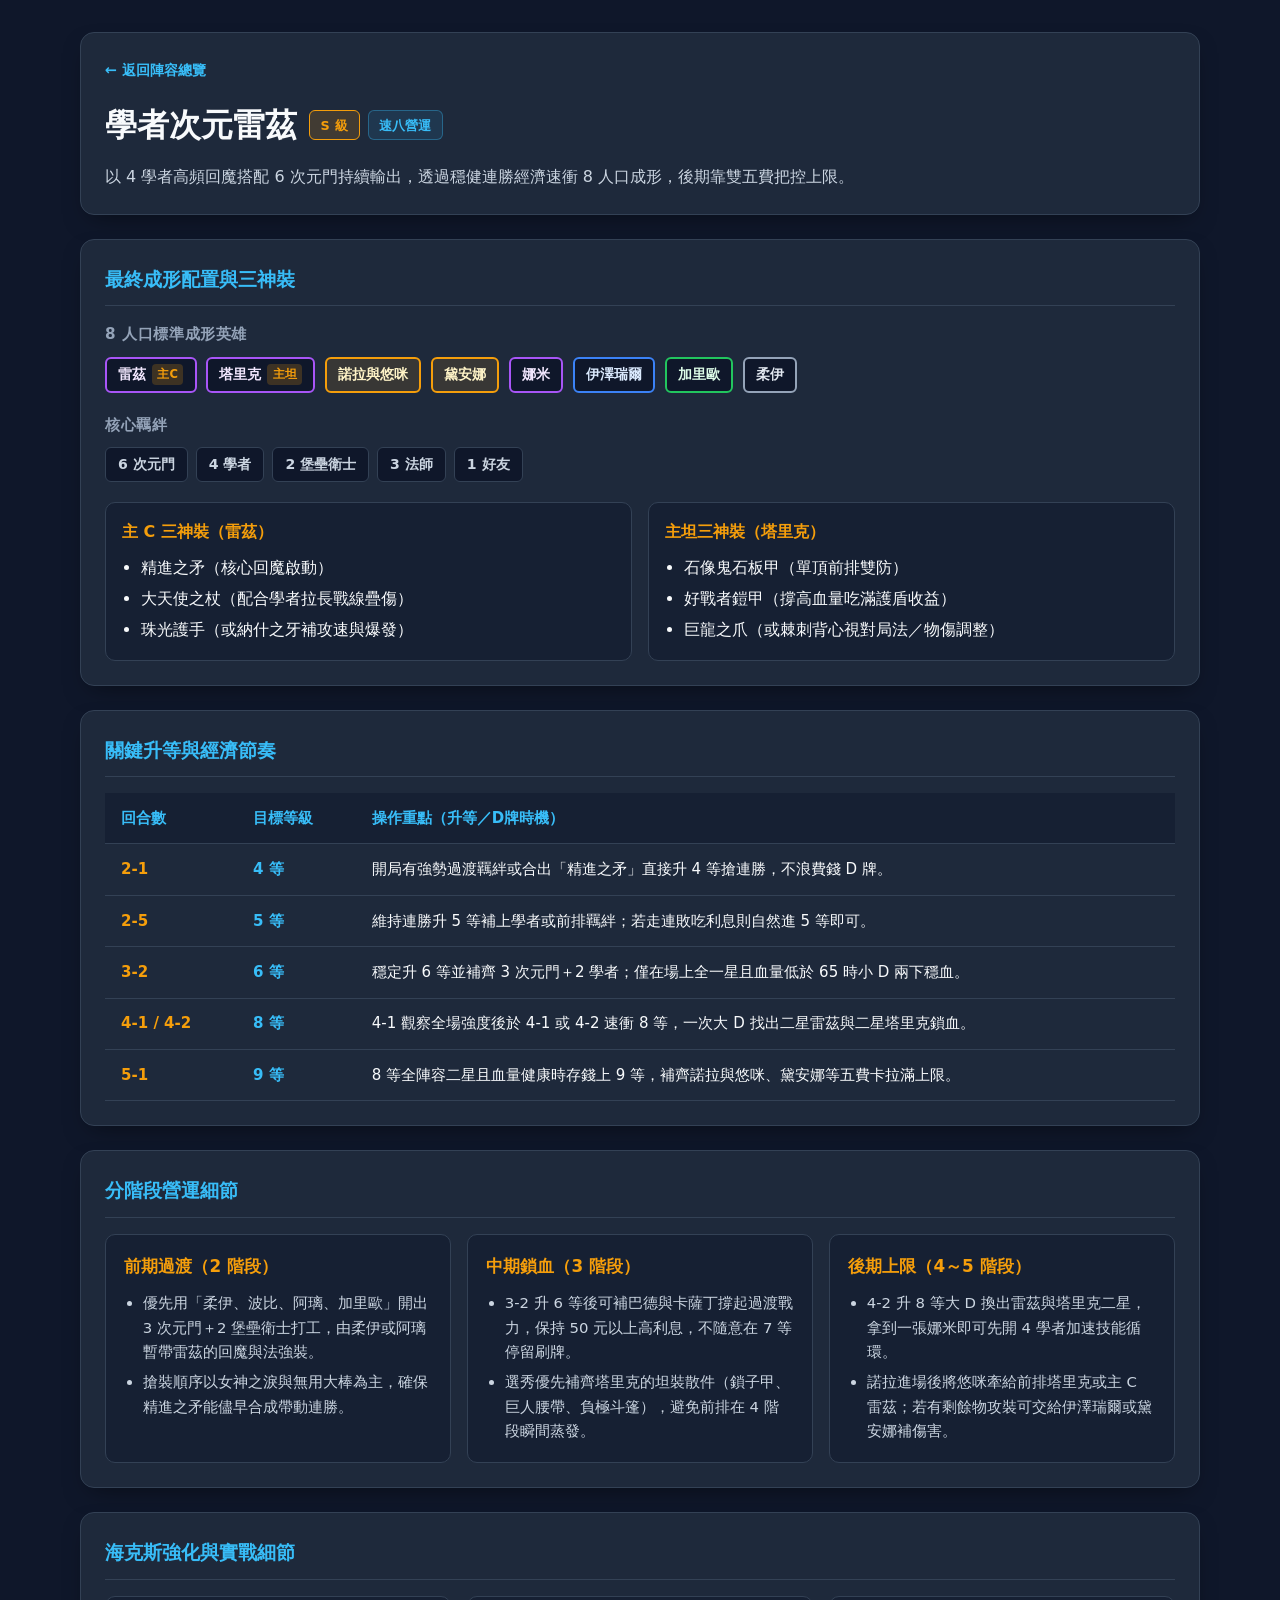
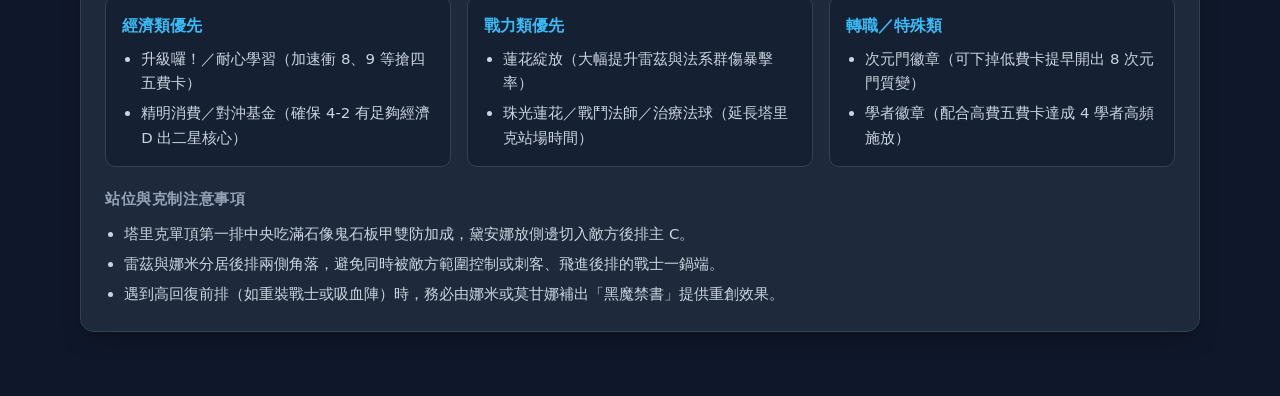
<file: comps/fast8-ryze.html>
<!DOCTYPE html>
<html lang="zh-Hant">
<head>
  <meta charset="UTF-8">
  <meta name="viewport" content="width=device-width, initial-scale=1.0">
  <title>學者次元雷茲 — 聯盟戰棋（TFT）陣容與營運百科</title>
  <link rel="stylesheet" href="../css/style.css">
</head>
<body>
  <main class="container comp-detail">
    <!-- 1. 陣容總覽標頭 -->
    <section class="comp-header">
      <a class="back-link" href="../index.html">← 返回陣容總覽</a>
      <div class="comp-title-row">
        <h1>學者次元雷茲</h1>
        <div class="comp-badges">
          <span class="badge tier-s">S 級</span>
          <span class="tag">速八營運</span>
        </div>
      </div>
      <p class="comp-summary">以 4 學者高頻回魔搭配 6 次元門持續輸出，透過穩健連勝經濟速衝 8 人口成形，後期靠雙五費把控上限。</p>
    </section>

    <!-- 2. 最終成形配置與三神裝 -->
    <section class="core-roster">
      <h2 class="section-title">最終成形配置與三神裝</h2>
      <div class="roster-block">
        <div>
          <h3 class="sub-heading">8 人口標準成形英雄</h3>
          <div class="unit-list">
            <span class="unit-chip cost-4">雷茲<span class="unit-role">主C</span></span>
            <span class="unit-chip cost-4">塔里克<span class="unit-role">主坦</span></span>
            <span class="unit-chip cost-5">諾拉與悠咪</span>
            <span class="unit-chip cost-5">黛安娜</span>
            <span class="unit-chip cost-4">娜米</span>
            <span class="unit-chip cost-3">伊澤瑞爾</span>
            <span class="unit-chip cost-2">加里歐</span>
            <span class="unit-chip cost-1">柔伊</span>
          </div>
        </div>

        <div>
          <h3 class="sub-heading">核心羈絆</h3>
          <ul class="trait-list">
            <li class="trait-item">6 次元門</li>
            <li class="trait-item">4 學者</li>
            <li class="trait-item">2 堡壘衛士</li>
            <li class="trait-item">3 法師</li>
            <li class="trait-item">1 好友</li>
          </ul>
        </div>

        <div class="items-grid">
          <div class="item-card">
            <h3 class="item-card-title">主 C 三神裝（雷茲）</h3>
            <ul class="item-list">
              <li>精進之矛（核心回魔啟動）</li>
              <li>大天使之杖（配合學者拉長戰線疊傷）</li>
              <li>珠光護手（或納什之牙補攻速與爆發）</li>
            </ul>
          </div>
          <div class="item-card">
            <h3 class="item-card-title">主坦三神裝（塔里克）</h3>
            <ul class="item-list">
              <li>石像鬼石板甲（單頂前排雙防）</li>
              <li>好戰者鎧甲（撐高血量吃滿護盾收益）</li>
              <li>巨龍之爪（或棘刺背心視對局法／物傷調整）</li>
            </ul>
          </div>
        </div>
      </div>
    </section>

    <!-- 3. 關鍵升等與經濟節奏 -->
    <section class="leveling-roadmap">
      <h2 class="section-title">關鍵升等與經濟節奏</h2>
      <div class="table-wrap">
        <table class="roadmap-table">
          <thead>
            <tr>
              <th>回合數</th>
              <th>目標等級</th>
              <th>操作重點（升等／D牌時機）</th>
            </tr>
          </thead>
          <tbody>
            <tr>
              <td class="round-cell">2-1</td>
              <td class="level-cell">4 等</td>
              <td>開局有強勢過渡羈絆或合出「精進之矛」直接升 4 等搶連勝，不浪費錢 D 牌。</td>
            </tr>
            <tr>
              <td class="round-cell">2-5</td>
              <td class="level-cell">5 等</td>
              <td>維持連勝升 5 等補上學者或前排羈絆；若走連敗吃利息則自然進 5 等即可。</td>
            </tr>
            <tr>
              <td class="round-cell">3-2</td>
              <td class="level-cell">6 等</td>
              <td>穩定升 6 等並補齊 3 次元門＋2 學者；僅在場上全一星且血量低於 65 時小 D 兩下穩血。</td>
            </tr>
            <tr>
              <td class="round-cell">4-1 / 4-2</td>
              <td class="level-cell">8 等</td>
              <td>4-1 觀察全場強度後於 4-1 或 4-2 速衝 8 等，一次大 D 找出二星雷茲與二星塔里克鎖血。</td>
            </tr>
            <tr>
              <td class="round-cell">5-1</td>
              <td class="level-cell">9 等</td>
              <td>8 等全陣容二星且血量健康時存錢上 9 等，補齊諾拉與悠咪、黛安娜等五費卡拉滿上限。</td>
            </tr>
          </tbody>
        </table>
      </div>
    </section>

    <!-- 4. 分階段營運細節 -->
    <section class="stage-guide">
      <h2 class="section-title">分階段營運細節</h2>
      <div class="stage-grid">
        <article class="stage-card">
          <h3>前期過渡（2 階段）</h3>
          <ul>
            <li>優先用「柔伊、波比、阿璃、加里歐」開出 3 次元門＋2 堡壘衛士打工，由柔伊或阿璃暫帶雷茲的回魔與法強裝。</li>
            <li>搶裝順序以女神之淚與無用大棒為主，確保精進之矛能儘早合成帶動連勝。</li>
          </ul>
        </article>
        <article class="stage-card">
          <h3>中期鎖血（3 階段）</h3>
          <ul>
            <li>3-2 升 6 等後可補巴德與卡薩丁撐起過渡戰力，保持 50 元以上高利息，不隨意在 7 等停留刷牌。</li>
            <li>選秀優先補齊塔里克的坦裝散件（鎖子甲、巨人腰帶、負極斗篷），避免前排在 4 階段瞬間蒸發。</li>
          </ul>
        </article>
        <article class="stage-card">
          <h3>後期上限（4～5 階段）</h3>
          <ul>
            <li>4-2 升 8 等大 D 換出雷茲與塔里克二星，拿到一張娜米即可先開 4 學者加速技能循環。</li>
            <li>諾拉進場後將悠咪牽給前排塔里克或主 C 雷茲；若有剩餘物攻裝可交給伊澤瑞爾或黛安娜補傷害。</li>
          </ul>
        </article>
      </div>
    </section>

    <!-- 5. 海克斯強化與實戰細節 -->
    <section class="augments-tips">
      <h2 class="section-title">海克斯強化與實戰細節</h2>
      <div class="augment-grid">
        <div class="augment-card">
          <h3>經濟類優先</h3>
          <ul>
            <li>升級囉！／耐心學習（加速衝 8、9 等搶四五費卡）</li>
            <li>精明消費／對沖基金（確保 4-2 有足夠經濟 D 出二星核心）</li>
          </ul>
        </div>
        <div class="augment-card">
          <h3>戰力類優先</h3>
          <ul>
            <li>蓮花綻放（大幅提升雷茲與法系群傷暴擊率）</li>
            <li>珠光蓮花／戰鬥法師／治療法球（延長塔里克站場時間）</li>
          </ul>
        </div>
        <div class="augment-card">
          <h3>轉職／特殊類</h3>
          <ul>
            <li>次元門徽章（可下掉低費卡提早開出 8 次元門質變）</li>
            <li>學者徽章（配合高費五費卡達成 4 學者高頻施放）</li>
          </ul>
        </div>
      </div>
      <h3 class="sub-heading">站位與克制注意事項</h3>
      <ul class="tips-list">
        <li>塔里克單頂第一排中央吃滿石像鬼石板甲雙防加成，黛安娜放側邊切入敵方後排主 C。</li>
        <li>雷茲與娜米分居後排兩側角落，避免同時被敵方範圍控制或刺客、飛進後排的戰士一鍋端。</li>
        <li>遇到高回復前排（如重裝戰士或吸血陣）時，務必由娜米或莫甘娜補出「黑魔禁書」提供重創效果。</li>
      </ul>
    </section>
  </main>
</body>
</html>
</file>
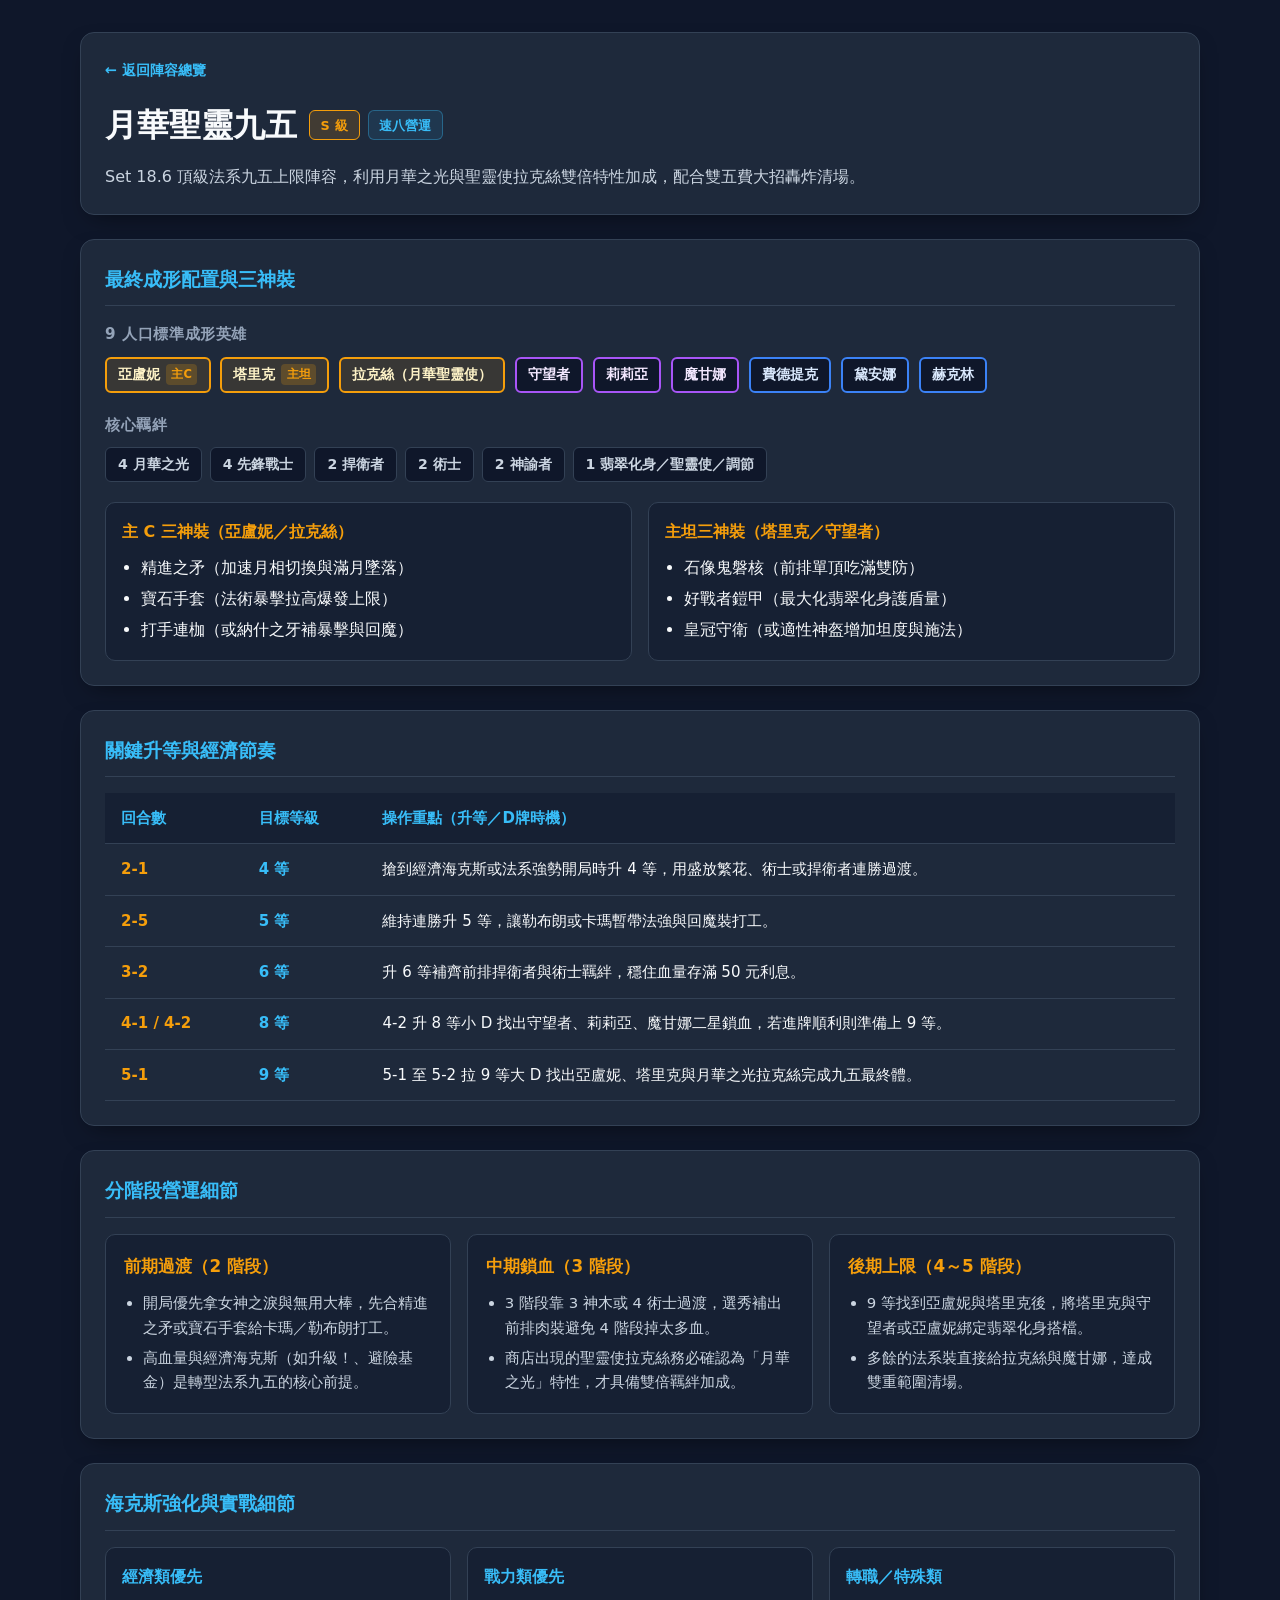
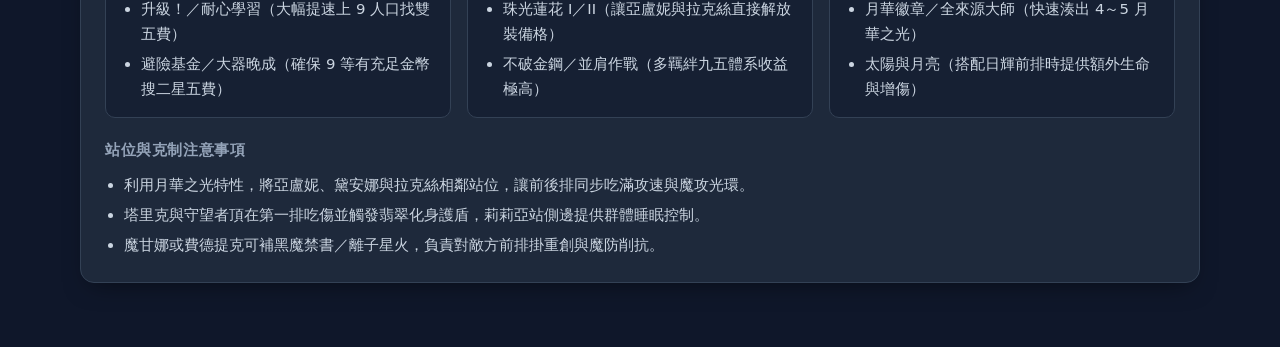
<file: comps/fast9-alune.html>
<!DOCTYPE html>
<html lang="zh-Hant">
<head>
  <meta charset="UTF-8">
  <meta name="viewport" content="width=device-width, initial-scale=1.0">
  <title>月華聖靈九五 — 聯盟戰棋（TFT）陣容與營運百科</title>
  <link rel="stylesheet" href="../css/style.css">
</head>
<body>
  <main class="container comp-detail">
    <section class="comp-header">
      <a class="back-link" href="../index.html">← 返回陣容總覽</a>
      <div class="comp-title-row">
        <h1>月華聖靈九五</h1>
        <div class="comp-badges">
          <span class="badge tier-s">S 級</span>
          <span class="tag">速八營運</span>
        </div>
      </div>
      <p class="comp-summary">Set 18.6 頂級法系九五上限陣容，利用月華之光與聖靈使拉克絲雙倍特性加成，配合雙五費大招轟炸清場。</p>
    </section>

    <section class="core-roster">
      <h2 class="section-title">最終成形配置與三神裝</h2>
      <div class="roster-block">
        <div>
          <h3 class="sub-heading">9 人口標準成形英雄</h3>
          <div class="unit-list">
            <span class="unit-chip cost-5">亞盧妮<span class="unit-role">主C</span></span>
            <span class="unit-chip cost-5">塔里克<span class="unit-role">主坦</span></span>
            <span class="unit-chip cost-5">拉克絲（月華聖靈使）</span>
            <span class="unit-chip cost-4">守望者</span>
            <span class="unit-chip cost-4">莉莉亞</span>
            <span class="unit-chip cost-4">魔甘娜</span>
            <span class="unit-chip cost-3">費德提克</span>
            <span class="unit-chip cost-3">黛安娜</span>
            <span class="unit-chip cost-3">赫克林</span>
          </div>
        </div>

        <div>
          <h3 class="sub-heading">核心羈絆</h3>
          <ul class="trait-list">
            <li class="trait-item">4 月華之光</li>
            <li class="trait-item">4 先鋒戰士</li>
            <li class="trait-item">2 捍衛者</li>
            <li class="trait-item">2 術士</li>
            <li class="trait-item">2 神諭者</li>
            <li class="trait-item">1 翡翠化身／聖靈使／調節</li>
          </ul>
        </div>

        <div class="items-grid">
          <div class="item-card">
            <h3 class="item-card-title">主 C 三神裝（亞盧妮／拉克絲）</h3>
            <ul class="item-list">
              <li>精進之矛（加速月相切換與滿月墜落）</li>
              <li>寶石手套（法術暴擊拉高爆發上限）</li>
              <li>打手連枷（或納什之牙補暴擊與回魔）</li>
            </ul>
          </div>
          <div class="item-card">
            <h3 class="item-card-title">主坦三神裝（塔里克／守望者）</h3>
            <ul class="item-list">
              <li>石像鬼磐核（前排單頂吃滿雙防）</li>
              <li>好戰者鎧甲（最大化翡翠化身護盾量）</li>
              <li>皇冠守衛（或適性神盔增加坦度與施法）</li>
            </ul>
          </div>
        </div>
      </div>
    </section>

    <section class="leveling-roadmap">
      <h2 class="section-title">關鍵升等與經濟節奏</h2>
      <div class="table-wrap">
        <table class="roadmap-table">
          <thead>
            <tr>
              <th>回合數</th>
              <th>目標等級</th>
              <th>操作重點（升等／D牌時機）</th>
            </tr>
          </thead>
          <tbody>
            <tr>
              <td class="round-cell">2-1</td>
              <td class="level-cell">4 等</td>
              <td>搶到經濟海克斯或法系強勢開局時升 4 等，用盛放繁花、術士或捍衛者連勝過渡。</td>
            </tr>
            <tr>
              <td class="round-cell">2-5</td>
              <td class="level-cell">5 等</td>
              <td>維持連勝升 5 等，讓勒布朗或卡瑪暫帶法強與回魔裝打工。</td>
            </tr>
            <tr>
              <td class="round-cell">3-2</td>
              <td class="level-cell">6 等</td>
              <td>升 6 等補齊前排捍衛者與術士羈絆，穩住血量存滿 50 元利息。</td>
            </tr>
            <tr>
              <td class="round-cell">4-1 / 4-2</td>
              <td class="level-cell">8 等</td>
              <td>4-2 升 8 等小 D 找出守望者、莉莉亞、魔甘娜二星鎖血，若進牌順利則準備上 9 等。</td>
            </tr>
            <tr>
              <td class="round-cell">5-1</td>
              <td class="level-cell">9 等</td>
              <td>5-1 至 5-2 拉 9 等大 D 找出亞盧妮、塔里克與月華之光拉克絲完成九五最終體。</td>
            </tr>
          </tbody>
        </table>
      </div>
    </section>

    <section class="stage-guide">
      <h2 class="section-title">分階段營運細節</h2>
      <div class="stage-grid">
        <article class="stage-card">
          <h3>前期過渡（2 階段）</h3>
          <ul>
            <li>開局優先拿女神之淚與無用大棒，先合精進之矛或寶石手套給卡瑪／勒布朗打工。</li>
            <li>高血量與經濟海克斯（如升級！、避險基金）是轉型法系九五的核心前提。</li>
          </ul>
        </article>
        <article class="stage-card">
          <h3>中期鎖血（3 階段）</h3>
          <ul>
            <li>3 階段靠 3 神木或 4 術士過渡，選秀補出前排肉裝避免 4 階段掉太多血。</li>
            <li>商店出現的聖靈使拉克絲務必確認為「月華之光」特性，才具備雙倍羈絆加成。</li>
          </ul>
        </article>
        <article class="stage-card">
          <h3>後期上限（4～5 階段）</h3>
          <ul>
            <li>9 等找到亞盧妮與塔里克後，將塔里克與守望者或亞盧妮綁定翡翠化身搭檔。</li>
            <li>多餘的法系裝直接給拉克絲與魔甘娜，達成雙重範圍清場。</li>
          </ul>
        </article>
      </div>
    </section>

    <section class="augments-tips">
      <h2 class="section-title">海克斯強化與實戰細節</h2>
      <div class="augment-grid">
        <div class="augment-card">
          <h3>經濟類優先</h3>
          <ul>
            <li>升級！／耐心學習（大幅提速上 9 人口找雙五費）</li>
            <li>避險基金／大器晚成（確保 9 等有充足金幣搜二星五費）</li>
          </ul>
        </div>
        <div class="augment-card">
          <h3>戰力類優先</h3>
          <ul>
            <li>珠光蓮花 I／II（讓亞盧妮與拉克絲直接解放裝備格）</li>
            <li>不破金鋼／並肩作戰（多羈絆九五體系收益極高）</li>
          </ul>
        </div>
        <div class="augment-card">
          <h3>轉職／特殊類</h3>
          <ul>
            <li>月華徽章／全來源大師（快速湊出 4～5 月華之光）</li>
            <li>太陽與月亮（搭配日輝前排時提供額外生命與增傷）</li>
          </ul>
        </div>
      </div>
      <h3 class="sub-heading">站位與克制注意事項</h3>
      <ul class="tips-list">
        <li>利用月華之光特性，將亞盧妮、黛安娜與拉克絲相鄰站位，讓前後排同步吃滿攻速與魔攻光環。</li>
        <li>塔里克與守望者頂在第一排吃傷並觸發翡翠化身護盾，莉莉亞站側邊提供群體睡眠控制。</li>
        <li>魔甘娜或費德提克可補黑魔禁書／離子星火，負責對敵方前排掛重創與魔防削抗。</li>
      </ul>
    </section>
  </main>
</body>
</html>
</file>
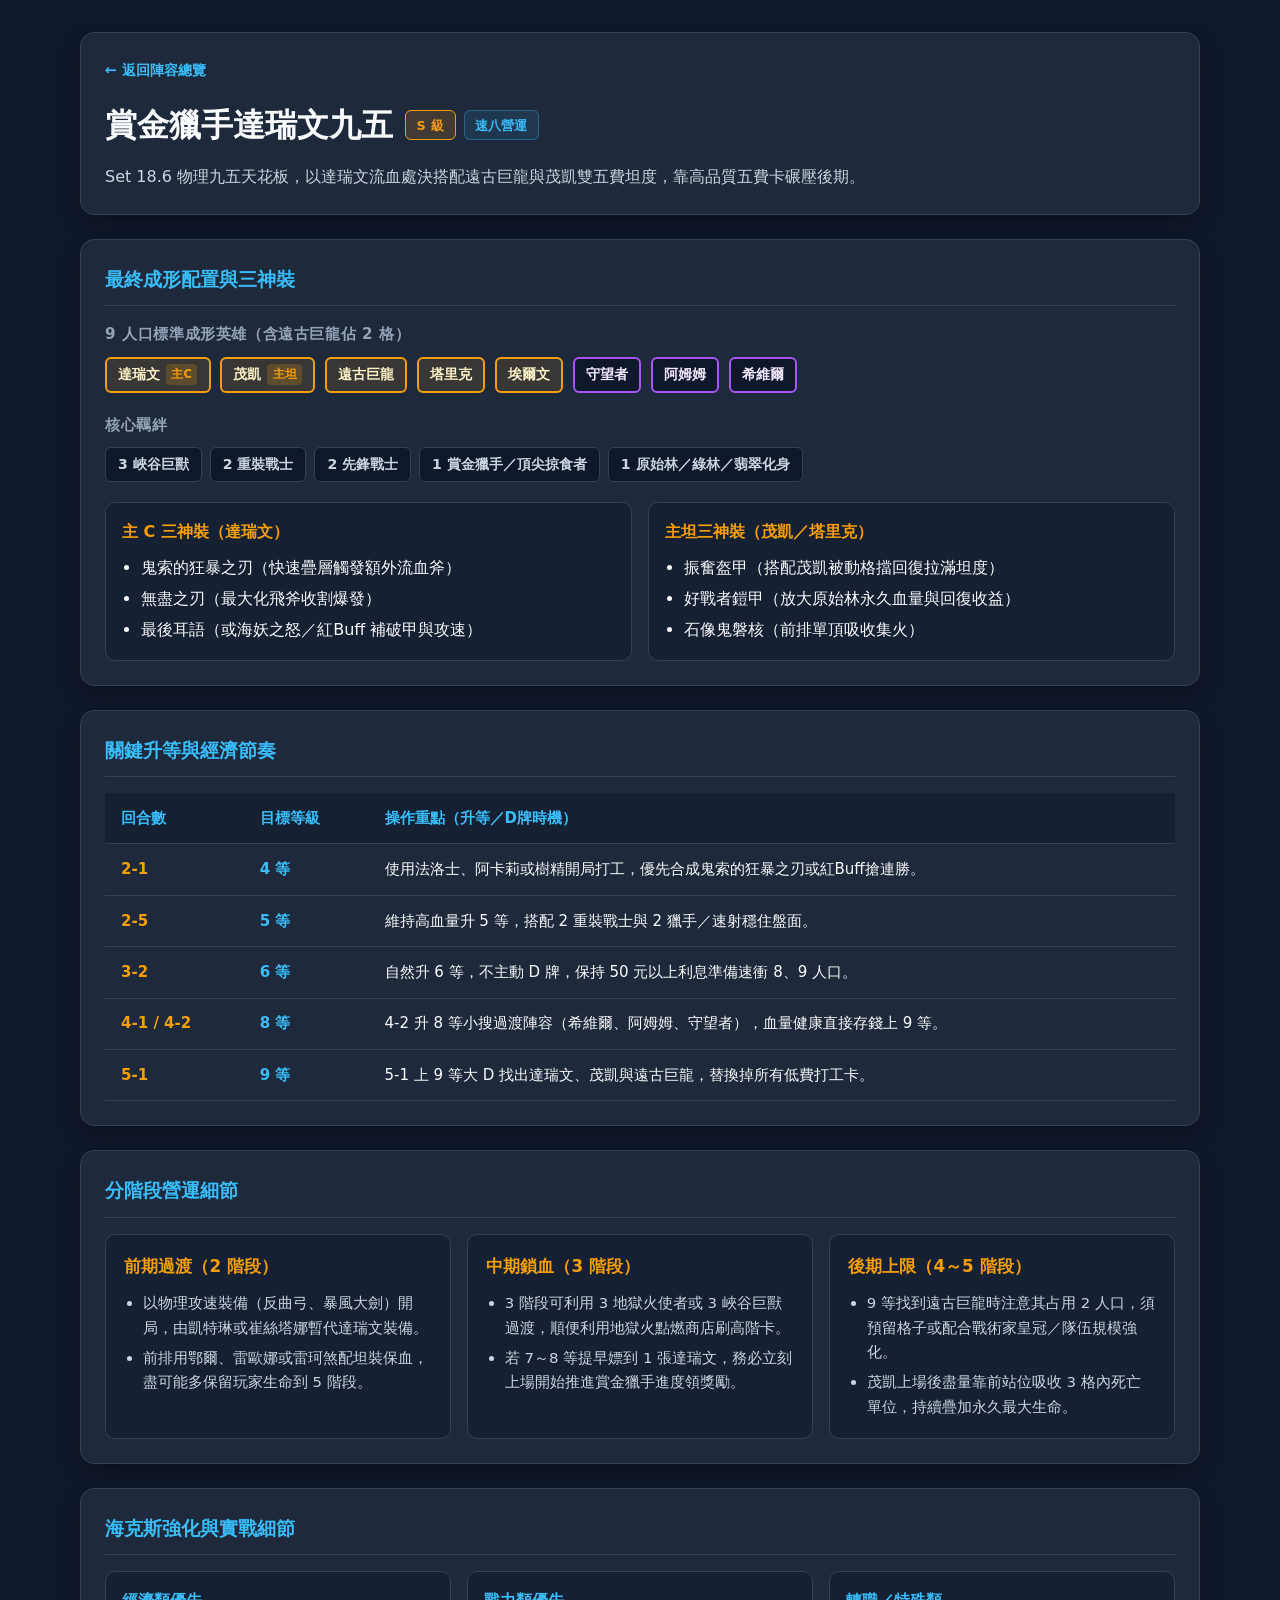
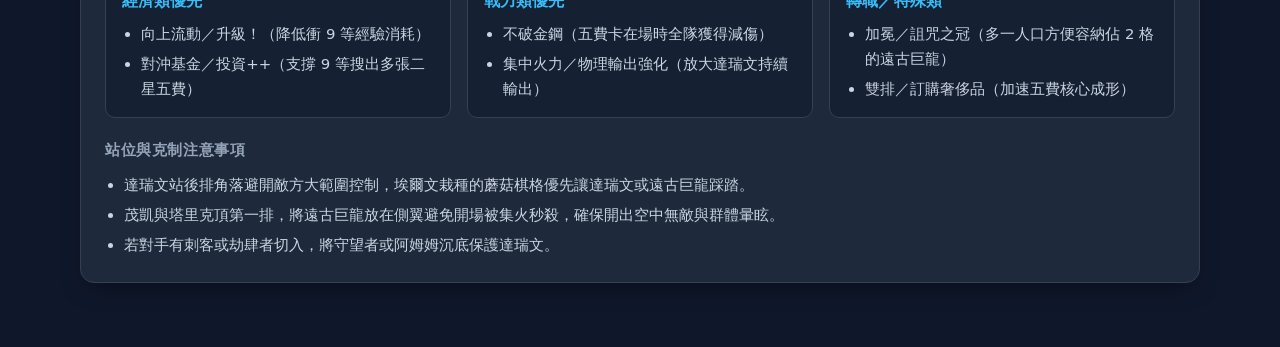
<file: comps/fast9-draven.html>
<!DOCTYPE html>
<html lang="zh-Hant">
<head>
  <meta charset="UTF-8">
  <meta name="viewport" content="width=device-width, initial-scale=1.0">
  <title>賞金獵手達瑞文九五 — 聯盟戰棋（TFT）陣容與營運百科</title>
  <link rel="stylesheet" href="../css/style.css">
</head>
<body>
  <main class="container comp-detail">
    <section class="comp-header">
      <a class="back-link" href="../index.html">← 返回陣容總覽</a>
      <div class="comp-title-row">
        <h1>賞金獵手達瑞文九五</h1>
        <div class="comp-badges">
          <span class="badge tier-s">S 級</span>
          <span class="tag">速八營運</span>
        </div>
      </div>
      <p class="comp-summary">Set 18.6 物理九五天花板，以達瑞文流血處決搭配遠古巨龍與茂凱雙五費坦度，靠高品質五費卡碾壓後期。</p>
    </section>

    <section class="core-roster">
      <h2 class="section-title">最終成形配置與三神裝</h2>
      <div class="roster-block">
        <div>
          <h3 class="sub-heading">9 人口標準成形英雄（含遠古巨龍佔 2 格）</h3>
          <div class="unit-list">
            <span class="unit-chip cost-5">達瑞文<span class="unit-role">主C</span></span>
            <span class="unit-chip cost-5">茂凱<span class="unit-role">主坦</span></span>
            <span class="unit-chip cost-5">遠古巨龍</span>
            <span class="unit-chip cost-5">塔里克</span>
            <span class="unit-chip cost-5">埃爾文</span>
            <span class="unit-chip cost-4">守望者</span>
            <span class="unit-chip cost-4">阿姆姆</span>
            <span class="unit-chip cost-4">希維爾</span>
          </div>
        </div>

        <div>
          <h3 class="sub-heading">核心羈絆</h3>
          <ul class="trait-list">
            <li class="trait-item">3 峽谷巨獸</li>
            <li class="trait-item">2 重裝戰士</li>
            <li class="trait-item">2 先鋒戰士</li>
            <li class="trait-item">1 賞金獵手／頂尖掠食者</li>
            <li class="trait-item">1 原始林／綠林／翡翠化身</li>
          </ul>
        </div>

        <div class="items-grid">
          <div class="item-card">
            <h3 class="item-card-title">主 C 三神裝（達瑞文）</h3>
            <ul class="item-list">
              <li>鬼索的狂暴之刃（快速疊層觸發額外流血斧）</li>
              <li>無盡之刃（最大化飛斧收割爆發）</li>
              <li>最後耳語（或海妖之怒／紅Buff 補破甲與攻速）</li>
            </ul>
          </div>
          <div class="item-card">
            <h3 class="item-card-title">主坦三神裝（茂凱／塔里克）</h3>
            <ul class="item-list">
              <li>振奮盔甲（搭配茂凱被動格擋回復拉滿坦度）</li>
              <li>好戰者鎧甲（放大原始林永久血量與回復收益）</li>
              <li>石像鬼磐核（前排單頂吸收集火）</li>
            </ul>
          </div>
        </div>
      </div>
    </section>

    <section class="leveling-roadmap">
      <h2 class="section-title">關鍵升等與經濟節奏</h2>
      <div class="table-wrap">
        <table class="roadmap-table">
          <thead>
            <tr>
              <th>回合數</th>
              <th>目標等級</th>
              <th>操作重點（升等／D牌時機）</th>
            </tr>
          </thead>
          <tbody>
            <tr>
              <td class="round-cell">2-1</td>
              <td class="level-cell">4 等</td>
              <td>使用法洛士、阿卡莉或樹精開局打工，優先合成鬼索的狂暴之刃或紅Buff搶連勝。</td>
            </tr>
            <tr>
              <td class="round-cell">2-5</td>
              <td class="level-cell">5 等</td>
              <td>維持高血量升 5 等，搭配 2 重裝戰士與 2 獵手／速射穩住盤面。</td>
            </tr>
            <tr>
              <td class="round-cell">3-2</td>
              <td class="level-cell">6 等</td>
              <td>自然升 6 等，不主動 D 牌，保持 50 元以上利息準備速衝 8、9 人口。</td>
            </tr>
            <tr>
              <td class="round-cell">4-1 / 4-2</td>
              <td class="level-cell">8 等</td>
              <td>4-2 升 8 等小搜過渡陣容（希維爾、阿姆姆、守望者），血量健康直接存錢上 9 等。</td>
            </tr>
            <tr>
              <td class="round-cell">5-1</td>
              <td class="level-cell">9 等</td>
              <td>5-1 上 9 等大 D 找出達瑞文、茂凱與遠古巨龍，替換掉所有低費打工卡。</td>
            </tr>
          </tbody>
        </table>
      </div>
    </section>

    <section class="stage-guide">
      <h2 class="section-title">分階段營運細節</h2>
      <div class="stage-grid">
        <article class="stage-card">
          <h3>前期過渡（2 階段）</h3>
          <ul>
            <li>以物理攻速裝備（反曲弓、暴風大劍）開局，由凱特琳或崔絲塔娜暫代達瑞文裝備。</li>
            <li>前排用鄂爾、雷歐娜或雷珂煞配坦裝保血，盡可能多保留玩家生命到 5 階段。</li>
          </ul>
        </article>
        <article class="stage-card">
          <h3>中期鎖血（3 階段）</h3>
          <ul>
            <li>3 階段可利用 3 地獄火使者或 3 峽谷巨獸過渡，順便利用地獄火點燃商店刷高階卡。</li>
            <li>若 7～8 等提早嫖到 1 張達瑞文，務必立刻上場開始推進賞金獵手進度領獎勵。</li>
          </ul>
        </article>
        <article class="stage-card">
          <h3>後期上限（4～5 階段）</h3>
          <ul>
            <li>9 等找到遠古巨龍時注意其占用 2 人口，須預留格子或配合戰術家皇冠／隊伍規模強化。</li>
            <li>茂凱上場後盡量靠前站位吸收 3 格內死亡單位，持續疊加永久最大生命。</li>
          </ul>
        </article>
      </div>
    </section>

    <section class="augments-tips">
      <h2 class="section-title">海克斯強化與實戰細節</h2>
      <div class="augment-grid">
        <div class="augment-card">
          <h3>經濟類優先</h3>
          <ul>
            <li>向上流動／升級！（降低衝 9 等經驗消耗）</li>
            <li>對沖基金／投資++（支撐 9 等搜出多張二星五費）</li>
          </ul>
        </div>
        <div class="augment-card">
          <h3>戰力類優先</h3>
          <ul>
            <li>不破金鋼（五費卡在場時全隊獲得減傷）</li>
            <li>集中火力／物理輸出強化（放大達瑞文持續輸出）</li>
          </ul>
        </div>
        <div class="augment-card">
          <h3>轉職／特殊類</h3>
          <ul>
            <li>加冕／詛咒之冠（多一人口方便容納佔 2 格的遠古巨龍）</li>
            <li>雙排／訂購奢侈品（加速五費核心成形）</li>
          </ul>
        </div>
      </div>
      <h3 class="sub-heading">站位與克制注意事項</h3>
      <ul class="tips-list">
        <li>達瑞文站後排角落避開敵方大範圍控制，埃爾文栽種的蘑菇棋格優先讓達瑞文或遠古巨龍踩踏。</li>
        <li>茂凱與塔里克頂第一排，將遠古巨龍放在側翼避免開場被集火秒殺，確保開出空中無敵與群體暈眩。</li>
        <li>若對手有刺客或劫肆者切入，將守望者或阿姆姆沉底保護達瑞文。</li>
      </ul>
    </section>
  </main>
</body>
</html>
</file>
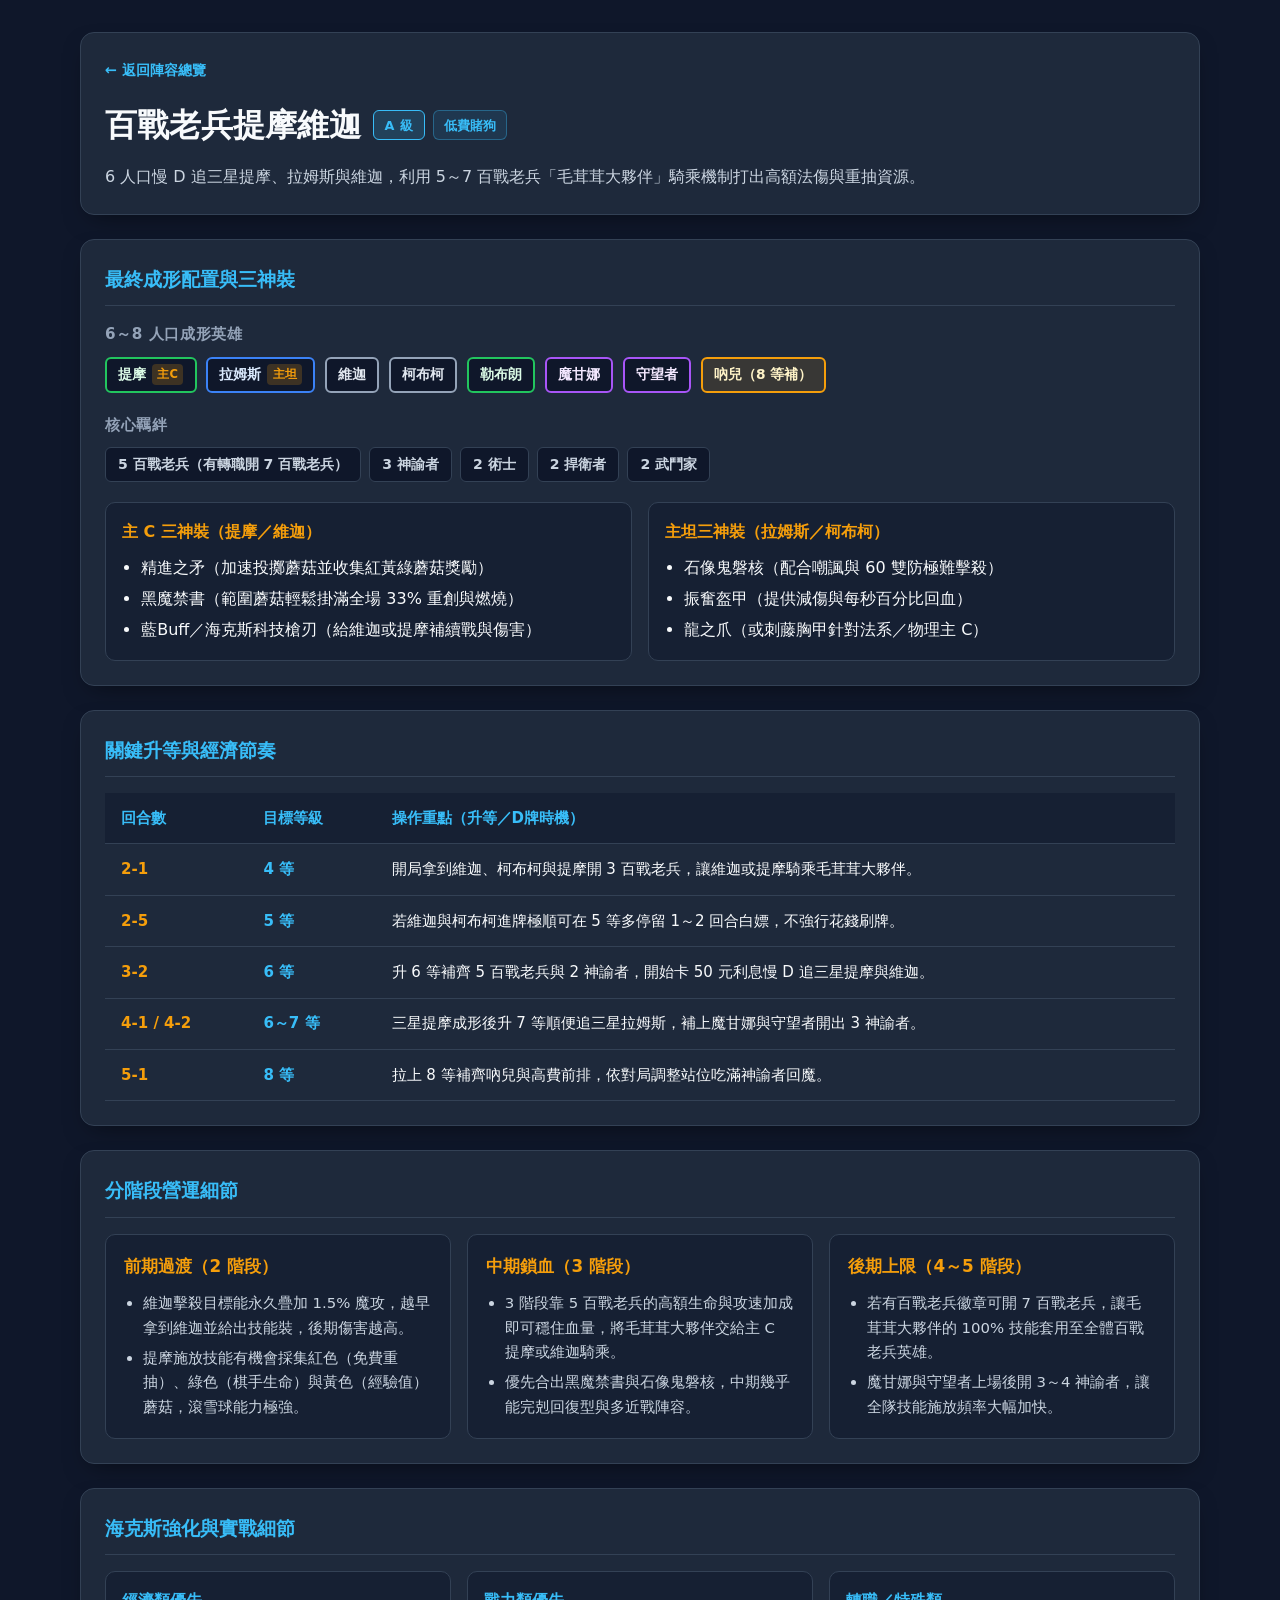
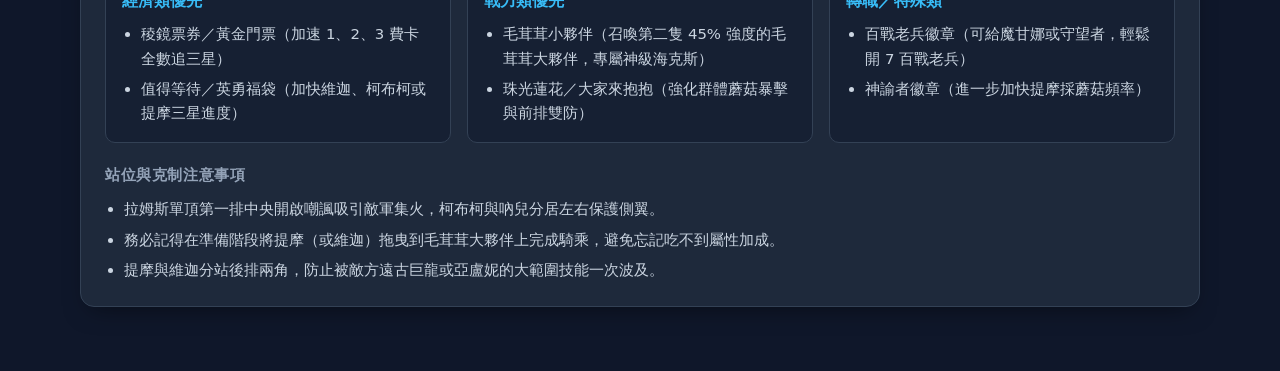
<file: comps/reroll-teemo-veigar.html>
<!DOCTYPE html>
<html lang="zh-Hant">
<head>
  <meta charset="UTF-8">
  <meta name="viewport" content="width=device-width, initial-scale=1.0">
  <title>百戰老兵提摩維迦 — 聯盟戰棋（TFT）陣容與營運百科</title>
  <link rel="stylesheet" href="../css/style.css">
</head>
<body>
  <main class="container comp-detail">
    <section class="comp-header">
      <a class="back-link" href="../index.html">← 返回陣容總覽</a>
      <div class="comp-title-row">
        <h1>百戰老兵提摩維迦</h1>
        <div class="comp-badges">
          <span class="badge tier-a">A 級</span>
          <span class="tag">低費賭狗</span>
        </div>
      </div>
      <p class="comp-summary">6 人口慢 D 追三星提摩、拉姆斯與維迦，利用 5～7 百戰老兵「毛茸茸大夥伴」騎乘機制打出高額法傷與重抽資源。</p>
    </section>

    <section class="core-roster">
      <h2 class="section-title">最終成形配置與三神裝</h2>
      <div class="roster-block">
        <div>
          <h3 class="sub-heading">6～8 人口成形英雄</h3>
          <div class="unit-list">
            <span class="unit-chip cost-2">提摩<span class="unit-role">主C</span></span>
            <span class="unit-chip cost-3">拉姆斯<span class="unit-role">主坦</span></span>
            <span class="unit-chip cost-1">維迦</span>
            <span class="unit-chip cost-1">柯布柯</span>
            <span class="unit-chip cost-2">勒布朗</span>
            <span class="unit-chip cost-4">魔甘娜</span>
            <span class="unit-chip cost-4">守望者</span>
            <span class="unit-chip cost-5">吶兒（8 等補）</span>
          </div>
        </div>

        <div>
          <h3 class="sub-heading">核心羈絆</h3>
          <ul class="trait-list">
            <li class="trait-item">5 百戰老兵（有轉職開 7 百戰老兵）</li>
            <li class="trait-item">3 神諭者</li>
            <li class="trait-item">2 術士</li>
            <li class="trait-item">2 捍衛者</li>
            <li class="trait-item">2 武鬥家</li>
          </ul>
        </div>

        <div class="items-grid">
          <div class="item-card">
            <h3 class="item-card-title">主 C 三神裝（提摩／維迦）</h3>
            <ul class="item-list">
              <li>精進之矛（加速投擲蘑菇並收集紅黃綠蘑菇獎勵）</li>
              <li>黑魔禁書（範圍蘑菇輕鬆掛滿全場 33% 重創與燃燒）</li>
              <li>藍Buff／海克斯科技槍刃（給維迦或提摩補續戰與傷害）</li>
            </ul>
          </div>
          <div class="item-card">
            <h3 class="item-card-title">主坦三神裝（拉姆斯／柯布柯）</h3>
            <ul class="item-list">
              <li>石像鬼磐核（配合嘲諷與 60 雙防極難擊殺）</li>
              <li>振奮盔甲（提供減傷與每秒百分比回血）</li>
              <li>龍之爪（或刺藤胸甲針對法系／物理主 C）</li>
            </ul>
          </div>
        </div>
      </div>
    </section>

    <section class="leveling-roadmap">
      <h2 class="section-title">關鍵升等與經濟節奏</h2>
      <div class="table-wrap">
        <table class="roadmap-table">
          <thead>
            <tr>
              <th>回合數</th>
              <th>目標等級</th>
              <th>操作重點（升等／D牌時機）</th>
            </tr>
          </thead>
          <tbody>
            <tr>
              <td class="round-cell">2-1</td>
              <td class="level-cell">4 等</td>
              <td>開局拿到維迦、柯布柯與提摩開 3 百戰老兵，讓維迦或提摩騎乘毛茸茸大夥伴。</td>
            </tr>
            <tr>
              <td class="round-cell">2-5</td>
              <td class="level-cell">5 等</td>
              <td>若維迦與柯布柯進牌極順可在 5 等多停留 1～2 回合白嫖，不強行花錢刷牌。</td>
            </tr>
            <tr>
              <td class="round-cell">3-2</td>
              <td class="level-cell">6 等</td>
              <td>升 6 等補齊 5 百戰老兵與 2 神諭者，開始卡 50 元利息慢 D 追三星提摩與維迦。</td>
            </tr>
            <tr>
              <td class="round-cell">4-1 / 4-2</td>
              <td class="level-cell">6～7 等</td>
              <td>三星提摩成形後升 7 等順便追三星拉姆斯，補上魔甘娜與守望者開出 3 神諭者。</td>
            </tr>
            <tr>
              <td class="round-cell">5-1</td>
              <td class="level-cell">8 等</td>
              <td>拉上 8 等補齊吶兒與高費前排，依對局調整站位吃滿神諭者回魔。</td>
            </tr>
          </tbody>
        </table>
      </div>
    </section>

    <section class="stage-guide">
      <h2 class="section-title">分階段營運細節</h2>
      <div class="stage-grid">
        <article class="stage-card">
          <h3>前期過渡（2 階段）</h3>
          <ul>
            <li>維迦擊殺目標能永久疊加 1.5% 魔攻，越早拿到維迦並給出技能裝，後期傷害越高。</li>
            <li>提摩施放技能有機會採集紅色（免費重抽）、綠色（棋手生命）與黃色（經驗值）蘑菇，滾雪球能力極強。</li>
          </ul>
        </article>
        <article class="stage-card">
          <h3>中期鎖血（3 階段）</h3>
          <ul>
            <li>3 階段靠 5 百戰老兵的高額生命與攻速加成即可穩住血量，將毛茸茸大夥伴交給主 C 提摩或維迦騎乘。</li>
            <li>優先合出黑魔禁書與石像鬼磐核，中期幾乎能完剋回復型與多近戰陣容。</li>
          </ul>
        </article>
        <article class="stage-card">
          <h3>後期上限（4～5 階段）</h3>
          <ul>
            <li>若有百戰老兵徽章可開 7 百戰老兵，讓毛茸茸大夥伴的 100% 技能套用至全體百戰老兵英雄。</li>
            <li>魔甘娜與守望者上場後開 3～4 神諭者，讓全隊技能施放頻率大幅加快。</li>
          </ul>
        </article>
      </div>
    </section>

    <section class="augments-tips">
      <h2 class="section-title">海克斯強化與實戰細節</h2>
      <div class="augment-grid">
        <div class="augment-card">
          <h3>經濟類優先</h3>
          <ul>
            <li>稜鏡票券／黃金門票（加速 1、2、3 費卡全數追三星）</li>
            <li>值得等待／英勇福袋（加快維迦、柯布柯或提摩三星進度）</li>
          </ul>
        </div>
        <div class="augment-card">
          <h3>戰力類優先</h3>
          <ul>
            <li>毛茸茸小夥伴（召喚第二隻 45% 強度的毛茸茸大夥伴，專屬神級海克斯）</li>
            <li>珠光蓮花／大家來抱抱（強化群體蘑菇暴擊與前排雙防）</li>
          </ul>
        </div>
        <div class="augment-card">
          <h3>轉職／特殊類</h3>
          <ul>
            <li>百戰老兵徽章（可給魔甘娜或守望者，輕鬆開 7 百戰老兵）</li>
            <li>神諭者徽章（進一步加快提摩採蘑菇頻率）</li>
          </ul>
        </div>
      </div>
      <h3 class="sub-heading">站位與克制注意事項</h3>
      <ul class="tips-list">
        <li>拉姆斯單頂第一排中央開啟嘲諷吸引敵軍集火，柯布柯與吶兒分居左右保護側翼。</li>
        <li>務必記得在準備階段將提摩（或維迦）拖曳到毛茸茸大夥伴上完成騎乘，避免忘記吃不到屬性加成。</li>
        <li>提摩與維迦分站後排兩角，防止被敵方遠古巨龍或亞盧妮的大範圍技能一次波及。</li>
      </ul>
    </section>
  </main>
</body>
</html>
</file>
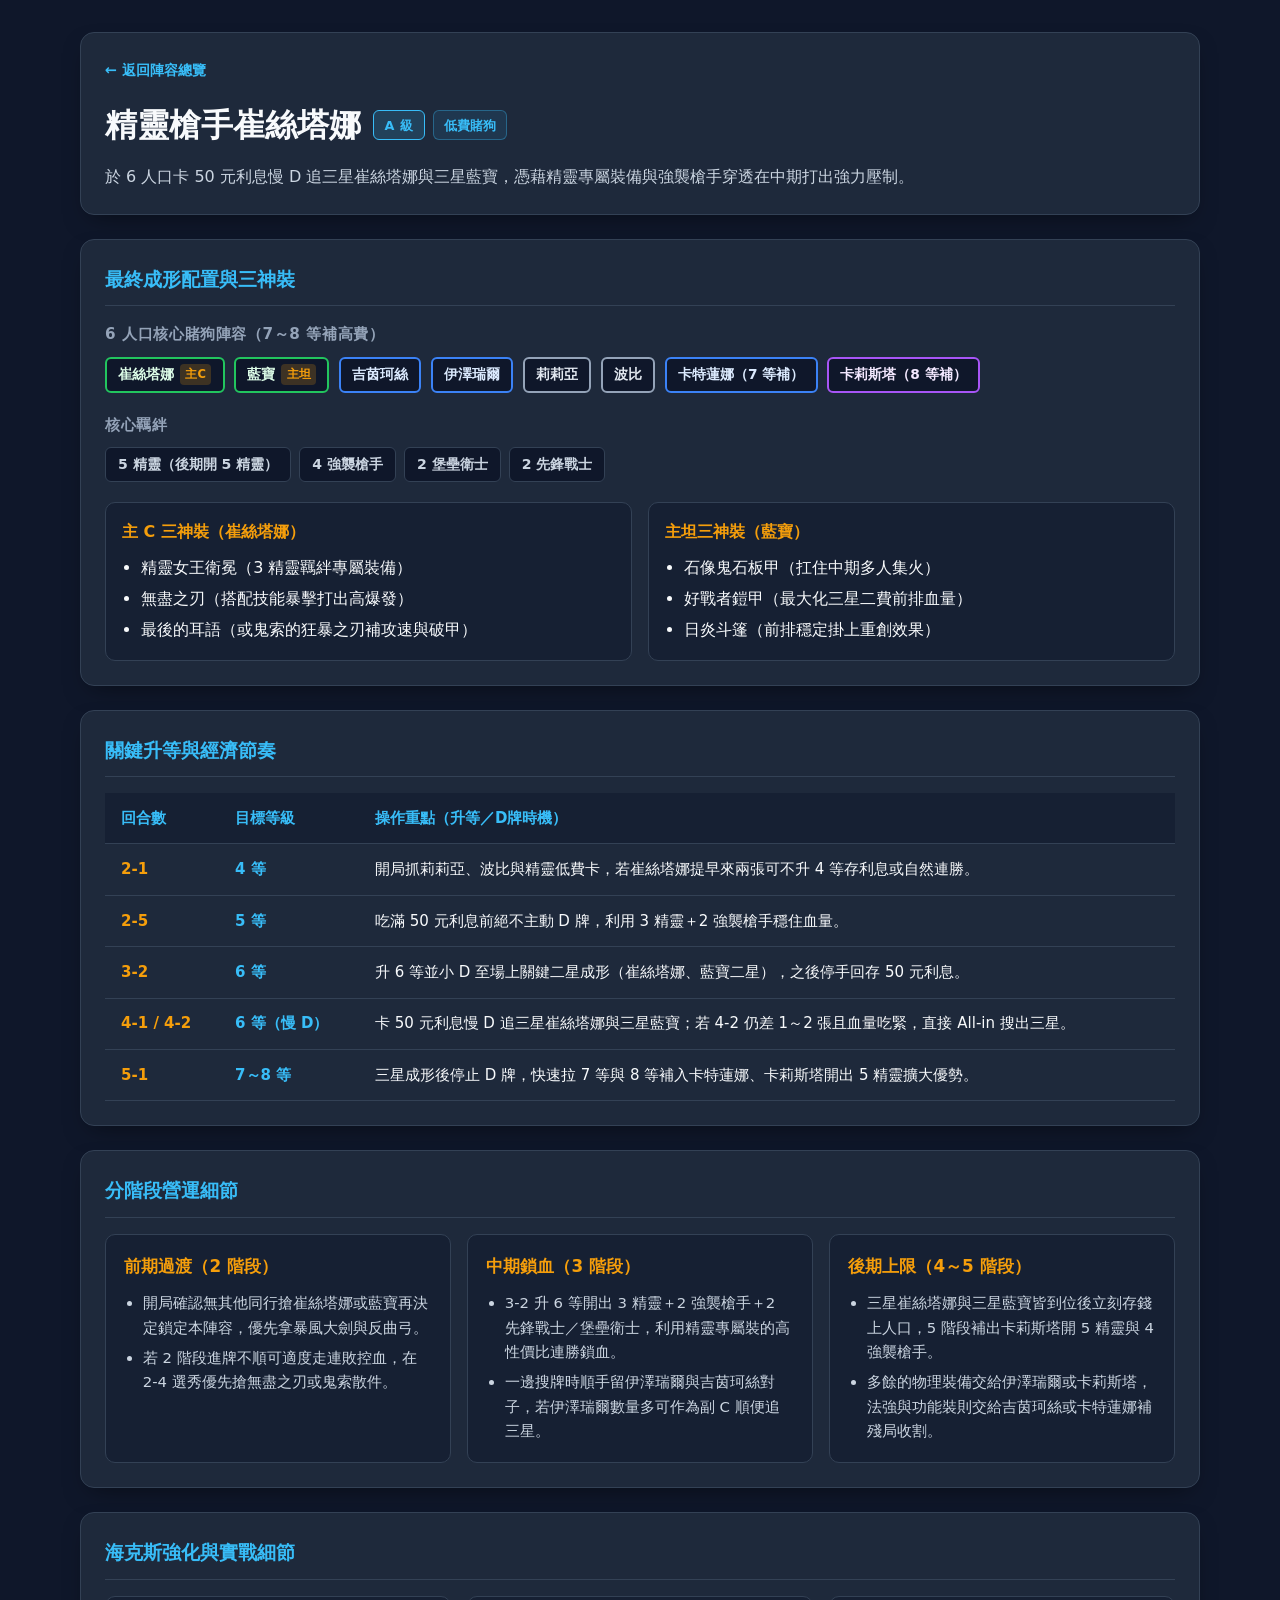
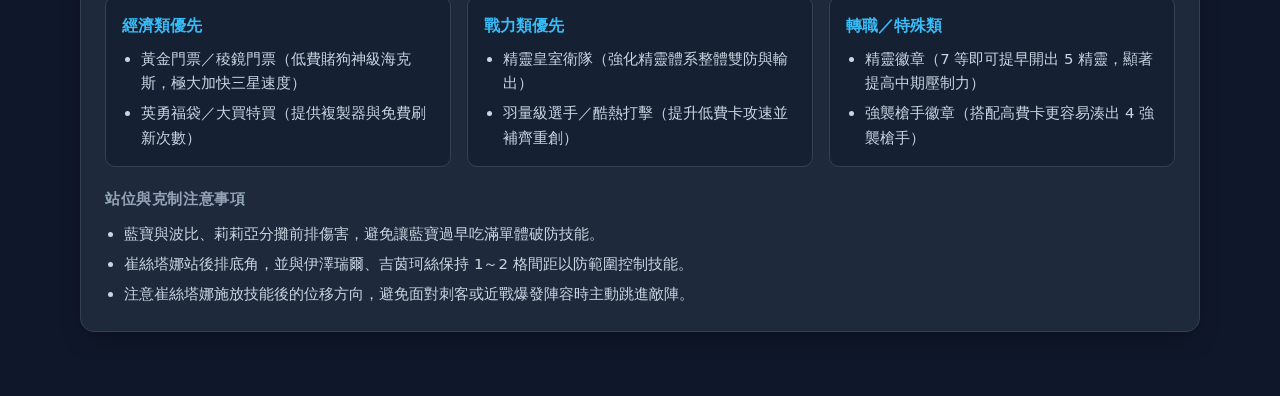
<file: comps/reroll-tristana.html>
<!DOCTYPE html>
<html lang="zh-Hant">
<head>
  <meta charset="UTF-8">
  <meta name="viewport" content="width=device-width, initial-scale=1.0">
  <title>精靈槍手崔絲塔娜 — 聯盟戰棋（TFT）陣容與營運百科</title>
  <link rel="stylesheet" href="../css/style.css">
</head>
<body>
  <main class="container comp-detail">
    <!-- 1. 陣容總覽標頭 -->
    <section class="comp-header">
      <a class="back-link" href="../index.html">← 返回陣容總覽</a>
      <div class="comp-title-row">
        <h1>精靈槍手崔絲塔娜</h1>
        <div class="comp-badges">
          <span class="badge tier-a">A 級</span>
          <span class="tag">低費賭狗</span>
        </div>
      </div>
      <p class="comp-summary">於 6 人口卡 50 元利息慢 D 追三星崔絲塔娜與三星藍寶，憑藉精靈專屬裝備與強襲槍手穿透在中期打出強力壓制。</p>
    </section>

    <!-- 2. 最終成形配置與三神裝 -->
    <section class="core-roster">
      <h2 class="section-title">最終成形配置與三神裝</h2>
      <div class="roster-block">
        <div>
          <h3 class="sub-heading">6 人口核心賭狗陣容（7～8 等補高費）</h3>
          <div class="unit-list">
            <span class="unit-chip cost-2">崔絲塔娜<span class="unit-role">主C</span></span>
            <span class="unit-chip cost-2">藍寶<span class="unit-role">主坦</span></span>
            <span class="unit-chip cost-3">吉茵珂絲</span>
            <span class="unit-chip cost-3">伊澤瑞爾</span>
            <span class="unit-chip cost-1">莉莉亞</span>
            <span class="unit-chip cost-1">波比</span>
            <span class="unit-chip cost-3">卡特蓮娜（7 等補）</span>
            <span class="unit-chip cost-4">卡莉斯塔（8 等補）</span>
          </div>
        </div>

        <div>
          <h3 class="sub-heading">核心羈絆</h3>
          <ul class="trait-list">
            <li class="trait-item">5 精靈（後期開 5 精靈）</li>
            <li class="trait-item">4 強襲槍手</li>
            <li class="trait-item">2 堡壘衛士</li>
            <li class="trait-item">2 先鋒戰士</li>
          </ul>
        </div>

        <div class="items-grid">
          <div class="item-card">
            <h3 class="item-card-title">主 C 三神裝（崔絲塔娜）</h3>
            <ul class="item-list">
              <li>精靈女王衛冕（3 精靈羈絆專屬裝備）</li>
              <li>無盡之刃（搭配技能暴擊打出高爆發）</li>
              <li>最後的耳語（或鬼索的狂暴之刃補攻速與破甲）</li>
            </ul>
          </div>
          <div class="item-card">
            <h3 class="item-card-title">主坦三神裝（藍寶）</h3>
            <ul class="item-list">
              <li>石像鬼石板甲（扛住中期多人集火）</li>
              <li>好戰者鎧甲（最大化三星二費前排血量）</li>
              <li>日炎斗篷（前排穩定掛上重創效果）</li>
            </ul>
          </div>
        </div>
      </div>
    </section>

    <!-- 3. 關鍵升等與經濟節奏 -->
    <section class="leveling-roadmap">
      <h2 class="section-title">關鍵升等與經濟節奏</h2>
      <div class="table-wrap">
        <table class="roadmap-table">
          <thead>
            <tr>
              <th>回合數</th>
              <th>目標等級</th>
              <th>操作重點（升等／D牌時機）</th>
            </tr>
          </thead>
          <tbody>
            <tr>
              <td class="round-cell">2-1</td>
              <td class="level-cell">4 等</td>
              <td>開局抓莉莉亞、波比與精靈低費卡，若崔絲塔娜提早來兩張可不升 4 等存利息或自然連勝。</td>
            </tr>
            <tr>
              <td class="round-cell">2-5</td>
              <td class="level-cell">5 等</td>
              <td>吃滿 50 元利息前絕不主動 D 牌，利用 3 精靈＋2 強襲槍手穩住血量。</td>
            </tr>
            <tr>
              <td class="round-cell">3-2</td>
              <td class="level-cell">6 等</td>
              <td>升 6 等並小 D 至場上關鍵二星成形（崔絲塔娜、藍寶二星），之後停手回存 50 元利息。</td>
            </tr>
            <tr>
              <td class="round-cell">4-1 / 4-2</td>
              <td class="level-cell">6 等（慢 D）</td>
              <td>卡 50 元利息慢 D 追三星崔絲塔娜與三星藍寶；若 4-2 仍差 1～2 張且血量吃緊，直接 All-in 搜出三星。</td>
            </tr>
            <tr>
              <td class="round-cell">5-1</td>
              <td class="level-cell">7～8 等</td>
              <td>三星成形後停止 D 牌，快速拉 7 等與 8 等補入卡特蓮娜、卡莉斯塔開出 5 精靈擴大優勢。</td>
            </tr>
          </tbody>
        </table>
      </div>
    </section>

    <!-- 4. 分階段營運細節 -->
    <section class="stage-guide">
      <h2 class="section-title">分階段營運細節</h2>
      <div class="stage-grid">
        <article class="stage-card">
          <h3>前期過渡（2 階段）</h3>
          <ul>
            <li>開局確認無其他同行搶崔絲塔娜或藍寶再決定鎖定本陣容，優先拿暴風大劍與反曲弓。</li>
            <li>若 2 階段進牌不順可適度走連敗控血，在 2-4 選秀優先搶無盡之刃或鬼索散件。</li>
          </ul>
        </article>
        <article class="stage-card">
          <h3>中期鎖血（3 階段）</h3>
          <ul>
            <li>3-2 升 6 等開出 3 精靈＋2 強襲槍手＋2 先鋒戰士／堡壘衛士，利用精靈專屬裝的高性價比連勝鎖血。</li>
            <li>一邊搜牌時順手留伊澤瑞爾與吉茵珂絲對子，若伊澤瑞爾數量多可作為副 C 順便追三星。</li>
          </ul>
        </article>
        <article class="stage-card">
          <h3>後期上限（4～5 階段）</h3>
          <ul>
            <li>三星崔絲塔娜與三星藍寶皆到位後立刻存錢上人口，5 階段補出卡莉斯塔開 5 精靈與 4 強襲槍手。</li>
            <li>多餘的物理裝備交給伊澤瑞爾或卡莉斯塔，法強與功能裝則交給吉茵珂絲或卡特蓮娜補殘局收割。</li>
          </ul>
        </article>
      </div>
    </section>

    <!-- 5. 海克斯強化與實戰細節 -->
    <section class="augments-tips">
      <h2 class="section-title">海克斯強化與實戰細節</h2>
      <div class="augment-grid">
        <div class="augment-card">
          <h3>經濟類優先</h3>
          <ul>
            <li>黃金門票／稜鏡門票（低費賭狗神級海克斯，極大加快三星速度）</li>
            <li>英勇福袋／大買特買（提供複製器與免費刷新次數）</li>
          </ul>
        </div>
        <div class="augment-card">
          <h3>戰力類優先</h3>
          <ul>
            <li>精靈皇室衛隊（強化精靈體系整體雙防與輸出）</li>
            <li>羽量級選手／酷熱打擊（提升低費卡攻速並補齊重創）</li>
          </ul>
        </div>
        <div class="augment-card">
          <h3>轉職／特殊類</h3>
          <ul>
            <li>精靈徽章（7 等即可提早開出 5 精靈，顯著提高中期壓制力）</li>
            <li>強襲槍手徽章（搭配高費卡更容易湊出 4 強襲槍手）</li>
          </ul>
        </div>
      </div>
      <h3 class="sub-heading">站位與克制注意事項</h3>
      <ul class="tips-list">
        <li>藍寶與波比、莉莉亞分攤前排傷害，避免讓藍寶過早吃滿單體破防技能。</li>
        <li>崔絲塔娜站後排底角，並與伊澤瑞爾、吉茵珂絲保持 1～2 格間距以防範圍控制技能。</li>
        <li>注意崔絲塔娜施放技能後的位移方向，避免面對刺客或近戰爆發陣容時主動跳進敵陣。</li>
      </ul>
    </section>
  </main>
</body>
</html>
</file>
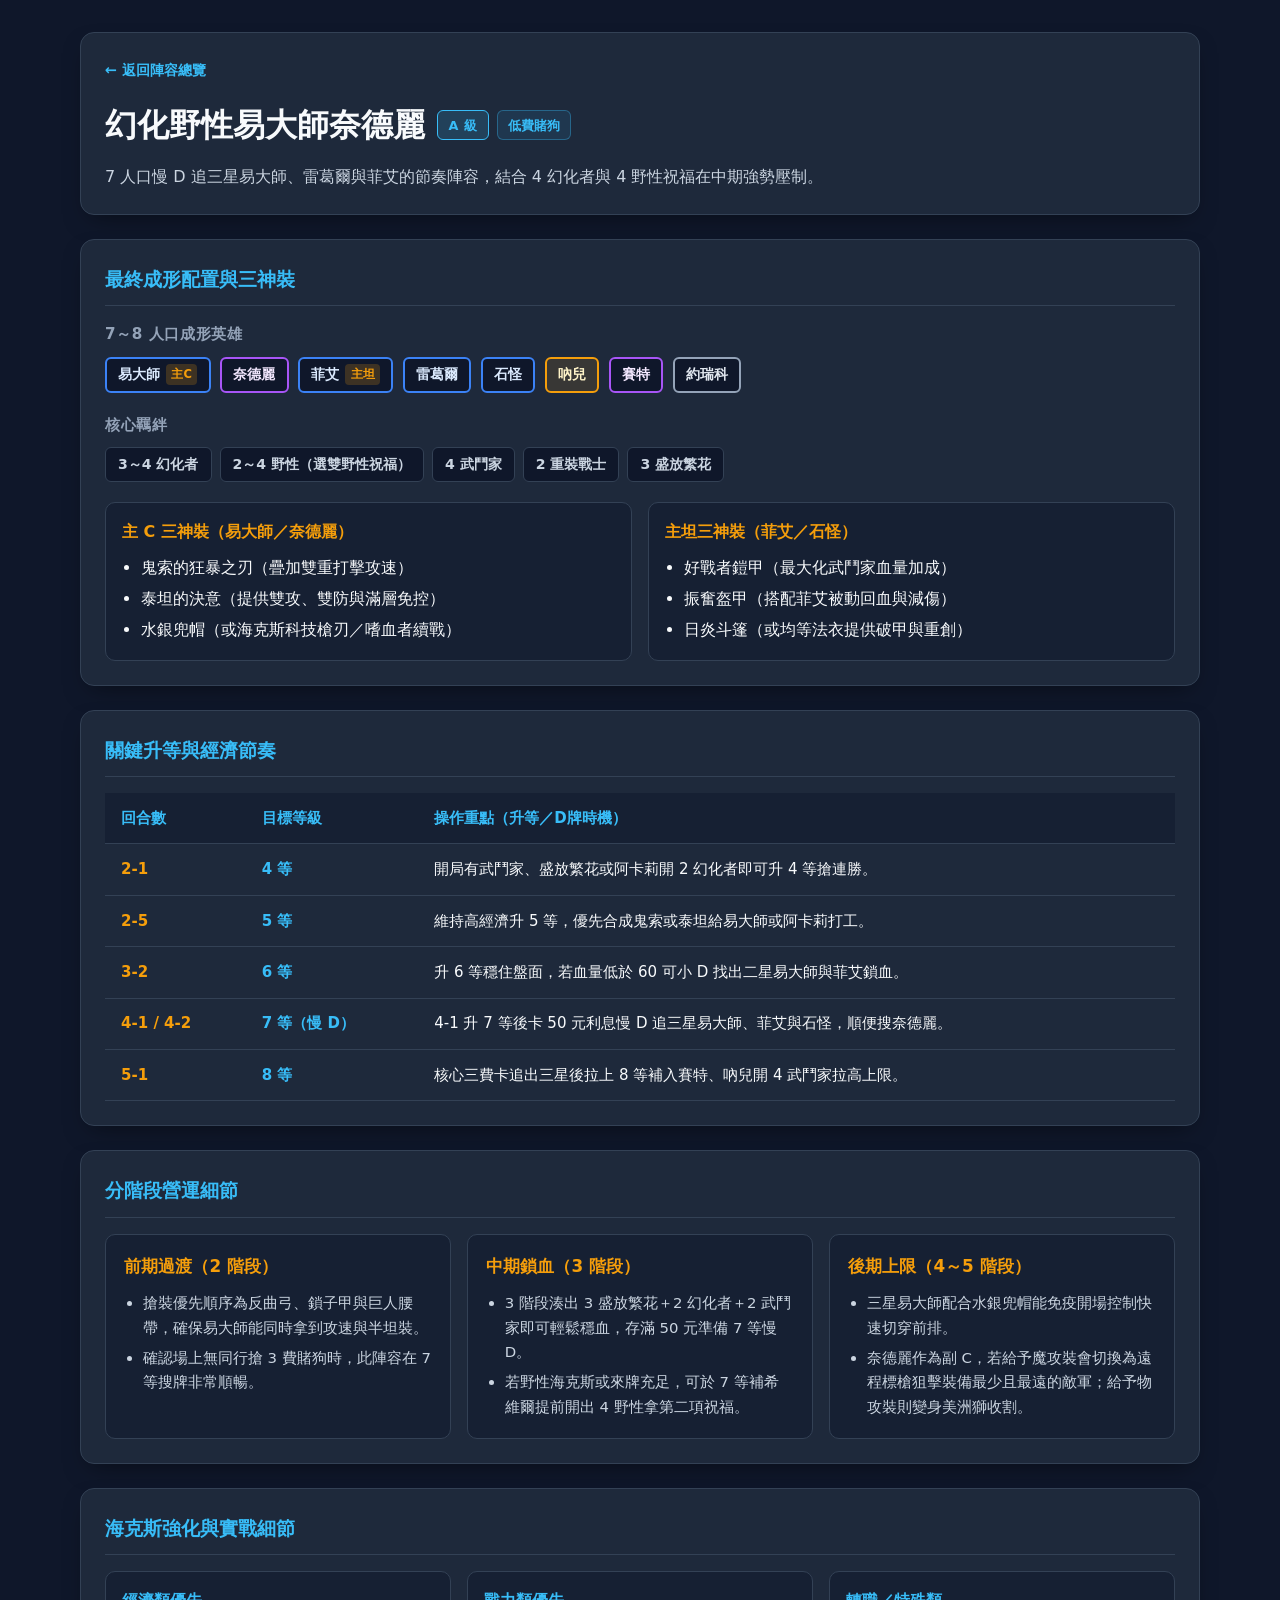
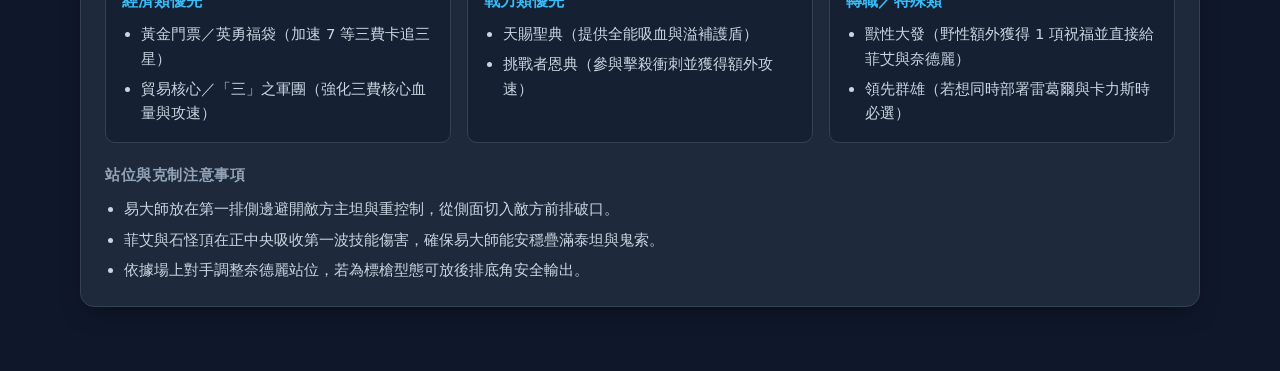
<file: comps/reroll-yi-nidalee.html>
<!DOCTYPE html>
<html lang="zh-Hant">
<head>
  <meta charset="UTF-8">
  <meta name="viewport" content="width=device-width, initial-scale=1.0">
  <title>幻化野性易大師奈德麗 — 聯盟戰棋（TFT）陣容與營運百科</title>
  <link rel="stylesheet" href="../css/style.css">
</head>
<body>
  <main class="container comp-detail">
    <section class="comp-header">
      <a class="back-link" href="../index.html">← 返回陣容總覽</a>
      <div class="comp-title-row">
        <h1>幻化野性易大師奈德麗</h1>
        <div class="comp-badges">
          <span class="badge tier-a">A 級</span>
          <span class="tag">低費賭狗</span>
        </div>
      </div>
      <p class="comp-summary">7 人口慢 D 追三星易大師、雷葛爾與菲艾的節奏陣容，結合 4 幻化者與 4 野性祝福在中期強勢壓制。</p>
    </section>

    <section class="core-roster">
      <h2 class="section-title">最終成形配置與三神裝</h2>
      <div class="roster-block">
        <div>
          <h3 class="sub-heading">7～8 人口成形英雄</h3>
          <div class="unit-list">
            <span class="unit-chip cost-3">易大師<span class="unit-role">主C</span></span>
            <span class="unit-chip cost-4">奈德麗</span>
            <span class="unit-chip cost-3">菲艾<span class="unit-role">主坦</span></span>
            <span class="unit-chip cost-3">雷葛爾</span>
            <span class="unit-chip cost-3">石怪</span>
            <span class="unit-chip cost-5">吶兒</span>
            <span class="unit-chip cost-4">賽特</span>
            <span class="unit-chip cost-1">約瑞科</span>
          </div>
        </div>

        <div>
          <h3 class="sub-heading">核心羈絆</h3>
          <ul class="trait-list">
            <li class="trait-item">3～4 幻化者</li>
            <li class="trait-item">2～4 野性（選雙野性祝福）</li>
            <li class="trait-item">4 武鬥家</li>
            <li class="trait-item">2 重裝戰士</li>
            <li class="trait-item">3 盛放繁花</li>
          </ul>
        </div>

        <div class="items-grid">
          <div class="item-card">
            <h3 class="item-card-title">主 C 三神裝（易大師／奈德麗）</h3>
            <ul class="item-list">
              <li>鬼索的狂暴之刃（疊加雙重打擊攻速）</li>
              <li>泰坦的決意（提供雙攻、雙防與滿層免控）</li>
              <li>水銀兜帽（或海克斯科技槍刃／嗜血者續戰）</li>
            </ul>
          </div>
          <div class="item-card">
            <h3 class="item-card-title">主坦三神裝（菲艾／石怪）</h3>
            <ul class="item-list">
              <li>好戰者鎧甲（最大化武鬥家血量加成）</li>
              <li>振奮盔甲（搭配菲艾被動回血與減傷）</li>
              <li>日炎斗篷（或均等法衣提供破甲與重創）</li>
            </ul>
          </div>
        </div>
      </div>
    </section>

    <section class="leveling-roadmap">
      <h2 class="section-title">關鍵升等與經濟節奏</h2>
      <div class="table-wrap">
        <table class="roadmap-table">
          <thead>
            <tr>
              <th>回合數</th>
              <th>目標等級</th>
              <th>操作重點（升等／D牌時機）</th>
            </tr>
          </thead>
          <tbody>
            <tr>
              <td class="round-cell">2-1</td>
              <td class="level-cell">4 等</td>
              <td>開局有武鬥家、盛放繁花或阿卡莉開 2 幻化者即可升 4 等搶連勝。</td>
            </tr>
            <tr>
              <td class="round-cell">2-5</td>
              <td class="level-cell">5 等</td>
              <td>維持高經濟升 5 等，優先合成鬼索或泰坦給易大師或阿卡莉打工。</td>
            </tr>
            <tr>
              <td class="round-cell">3-2</td>
              <td class="level-cell">6 等</td>
              <td>升 6 等穩住盤面，若血量低於 60 可小 D 找出二星易大師與菲艾鎖血。</td>
            </tr>
            <tr>
              <td class="round-cell">4-1 / 4-2</td>
              <td class="level-cell">7 等（慢 D）</td>
              <td>4-1 升 7 等後卡 50 元利息慢 D 追三星易大師、菲艾與石怪，順便搜奈德麗。</td>
            </tr>
            <tr>
              <td class="round-cell">5-1</td>
              <td class="level-cell">8 等</td>
              <td>核心三費卡追出三星後拉上 8 等補入賽特、吶兒開 4 武鬥家拉高上限。</td>
            </tr>
          </tbody>
        </table>
      </div>
    </section>

    <section class="stage-guide">
      <h2 class="section-title">分階段營運細節</h2>
      <div class="stage-grid">
        <article class="stage-card">
          <h3>前期過渡（2 階段）</h3>
          <ul>
            <li>搶裝優先順序為反曲弓、鎖子甲與巨人腰帶，確保易大師能同時拿到攻速與半坦裝。</li>
            <li>確認場上無同行搶 3 費賭狗時，此陣容在 7 等搜牌非常順暢。</li>
          </ul>
        </article>
        <article class="stage-card">
          <h3>中期鎖血（3 階段）</h3>
          <ul>
            <li>3 階段湊出 3 盛放繁花＋2 幻化者＋2 武鬥家即可輕鬆穩血，存滿 50 元準備 7 等慢 D。</li>
            <li>若野性海克斯或來牌充足，可於 7 等補希維爾提前開出 4 野性拿第二項祝福。</li>
          </ul>
        </article>
        <article class="stage-card">
          <h3>後期上限（4～5 階段）</h3>
          <ul>
            <li>三星易大師配合水銀兜帽能免疫開場控制快速切穿前排。</li>
            <li>奈德麗作為副 C，若給予魔攻裝會切換為遠程標槍狙擊裝備最少且最遠的敵軍；給予物攻裝則變身美洲獅收割。</li>
          </ul>
        </article>
      </div>
    </section>

    <section class="augments-tips">
      <h2 class="section-title">海克斯強化與實戰細節</h2>
      <div class="augment-grid">
        <div class="augment-card">
          <h3>經濟類優先</h3>
          <ul>
            <li>黃金門票／英勇福袋（加速 7 等三費卡追三星）</li>
            <li>貿易核心／「三」之軍團（強化三費核心血量與攻速）</li>
          </ul>
        </div>
        <div class="augment-card">
          <h3>戰力類優先</h3>
          <ul>
            <li>天賜聖典（提供全能吸血與溢補護盾）</li>
            <li>挑戰者恩典（參與擊殺衝刺並獲得額外攻速）</li>
          </ul>
        </div>
        <div class="augment-card">
          <h3>轉職／特殊類</h3>
          <ul>
            <li>獸性大發（野性額外獲得 1 項祝福並直接給菲艾與奈德麗）</li>
            <li>領先群雄（若想同時部署雷葛爾與卡力斯時必選）</li>
          </ul>
        </div>
      </div>
      <h3 class="sub-heading">站位與克制注意事項</h3>
      <ul class="tips-list">
        <li>易大師放在第一排側邊避開敵方主坦與重控制，從側面切入敵方前排破口。</li>
        <li>菲艾與石怪頂在正中央吸收第一波技能傷害，確保易大師能安穩疊滿泰坦與鬼索。</li>
        <li>依據場上對手調整奈德麗站位，若為標槍型態可放後排底角安全輸出。</li>
      </ul>
    </section>
  </main>
</body>
</html>
</file>
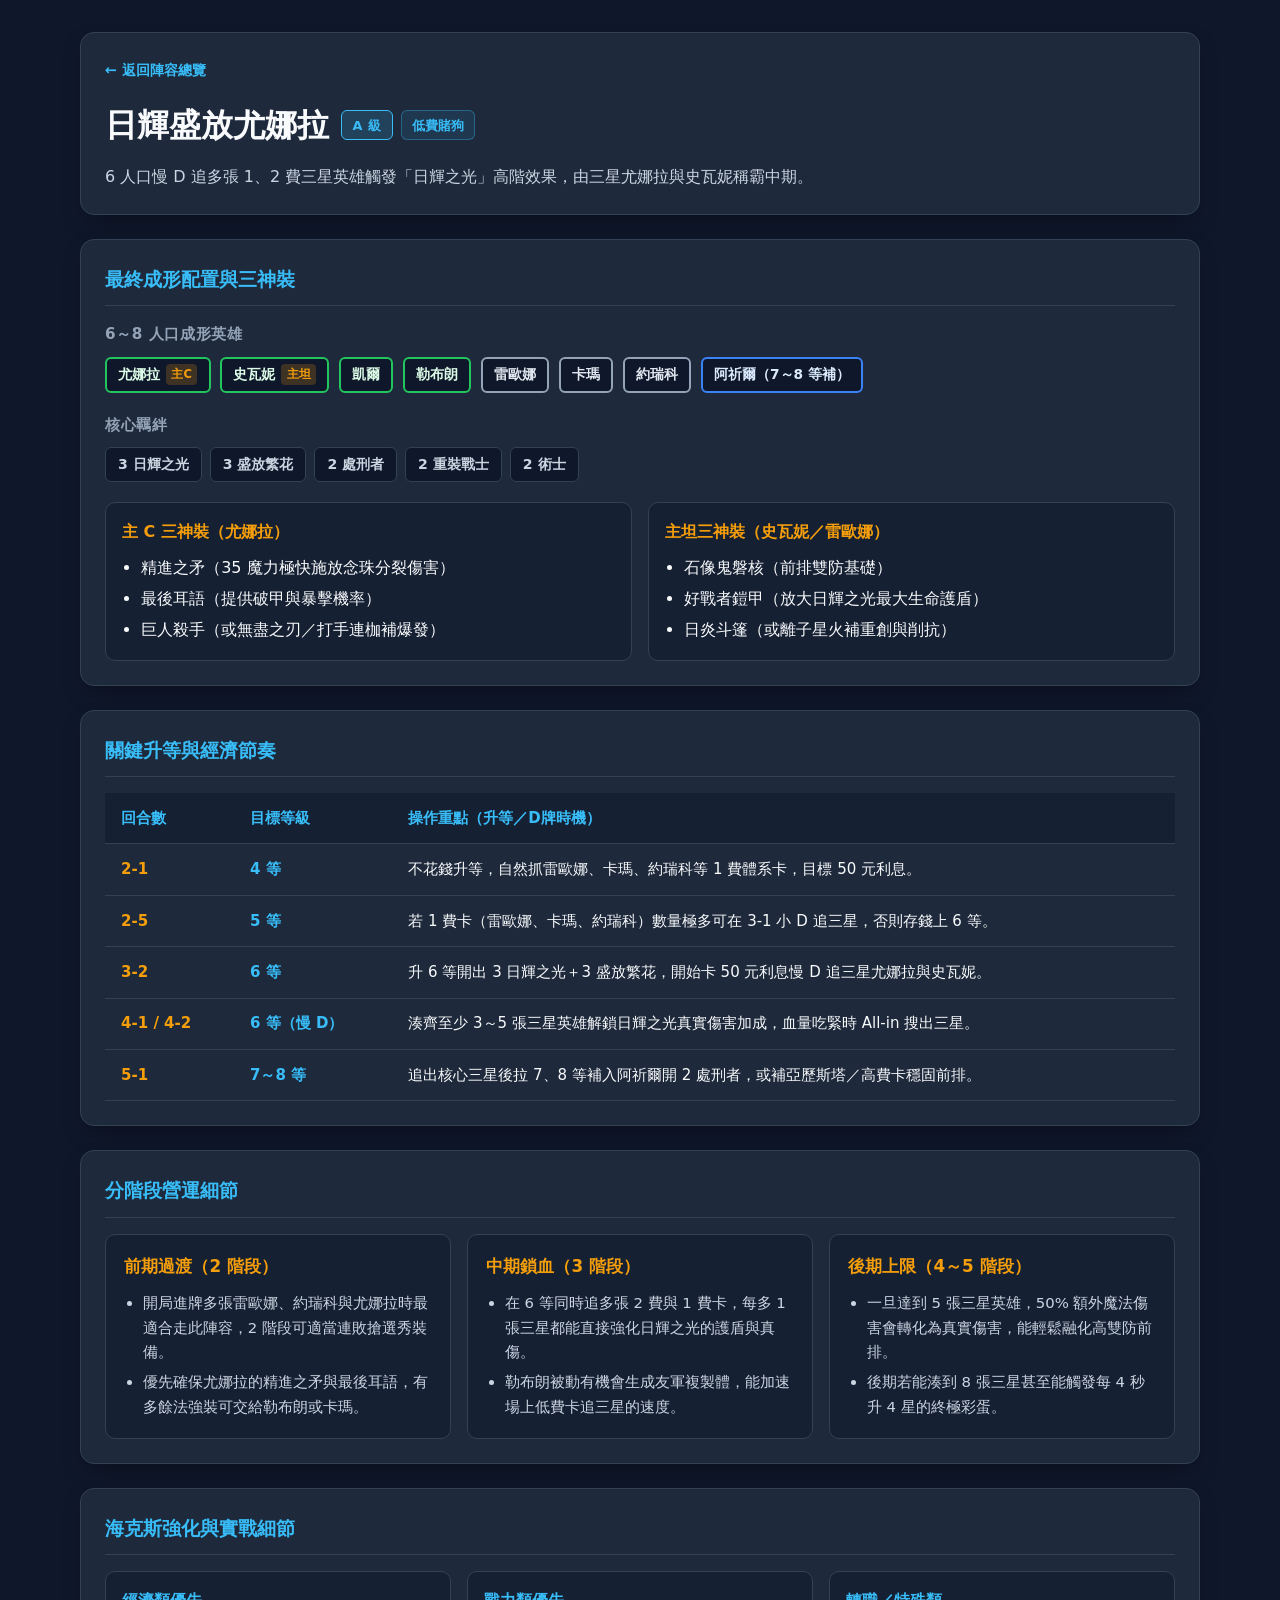
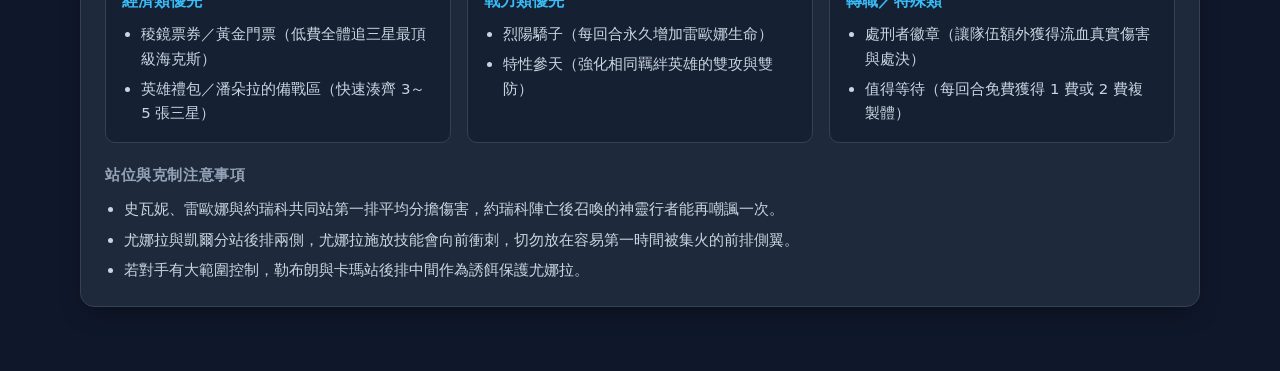
<file: comps/reroll-yunara.html>
<!DOCTYPE html>
<html lang="zh-Hant">
<head>
  <meta charset="UTF-8">
  <meta name="viewport" content="width=device-width, initial-scale=1.0">
  <title>日輝盛放尤娜拉 — 聯盟戰棋（TFT）陣容與營運百科</title>
  <link rel="stylesheet" href="../css/style.css">
</head>
<body>
  <main class="container comp-detail">
    <section class="comp-header">
      <a class="back-link" href="../index.html">← 返回陣容總覽</a>
      <div class="comp-title-row">
        <h1>日輝盛放尤娜拉</h1>
        <div class="comp-badges">
          <span class="badge tier-a">A 級</span>
          <span class="tag">低費賭狗</span>
        </div>
      </div>
      <p class="comp-summary">6 人口慢 D 追多張 1、2 費三星英雄觸發「日輝之光」高階效果，由三星尤娜拉與史瓦妮稱霸中期。</p>
    </section>

    <section class="core-roster">
      <h2 class="section-title">最終成形配置與三神裝</h2>
      <div class="roster-block">
        <div>
          <h3 class="sub-heading">6～8 人口成形英雄</h3>
          <div class="unit-list">
            <span class="unit-chip cost-2">尤娜拉<span class="unit-role">主C</span></span>
            <span class="unit-chip cost-2">史瓦妮<span class="unit-role">主坦</span></span>
            <span class="unit-chip cost-2">凱爾</span>
            <span class="unit-chip cost-2">勒布朗</span>
            <span class="unit-chip cost-1">雷歐娜</span>
            <span class="unit-chip cost-1">卡瑪</span>
            <span class="unit-chip cost-1">約瑞科</span>
            <span class="unit-chip cost-3">阿祈爾（7～8 等補）</span>
          </div>
        </div>

        <div>
          <h3 class="sub-heading">核心羈絆</h3>
          <ul class="trait-list">
            <li class="trait-item">3 日輝之光</li>
            <li class="trait-item">3 盛放繁花</li>
            <li class="trait-item">2 處刑者</li>
            <li class="trait-item">2 重裝戰士</li>
            <li class="trait-item">2 術士</li>
          </ul>
        </div>

        <div class="items-grid">
          <div class="item-card">
            <h3 class="item-card-title">主 C 三神裝（尤娜拉）</h3>
            <ul class="item-list">
              <li>精進之矛（35 魔力極快施放念珠分裂傷害）</li>
              <li>最後耳語（提供破甲與暴擊機率）</li>
              <li>巨人殺手（或無盡之刃／打手連枷補爆發）</li>
            </ul>
          </div>
          <div class="item-card">
            <h3 class="item-card-title">主坦三神裝（史瓦妮／雷歐娜）</h3>
            <ul class="item-list">
              <li>石像鬼磐核（前排雙防基礎）</li>
              <li>好戰者鎧甲（放大日輝之光最大生命護盾）</li>
              <li>日炎斗篷（或離子星火補重創與削抗）</li>
            </ul>
          </div>
        </div>
      </div>
    </section>

    <section class="leveling-roadmap">
      <h2 class="section-title">關鍵升等與經濟節奏</h2>
      <div class="table-wrap">
        <table class="roadmap-table">
          <thead>
            <tr>
              <th>回合數</th>
              <th>目標等級</th>
              <th>操作重點（升等／D牌時機）</th>
            </tr>
          </thead>
          <tbody>
            <tr>
              <td class="round-cell">2-1</td>
              <td class="level-cell">4 等</td>
              <td>不花錢升等，自然抓雷歐娜、卡瑪、約瑞科等 1 費體系卡，目標 50 元利息。</td>
            </tr>
            <tr>
              <td class="round-cell">2-5</td>
              <td class="level-cell">5 等</td>
              <td>若 1 費卡（雷歐娜、卡瑪、約瑞科）數量極多可在 3-1 小 D 追三星，否則存錢上 6 等。</td>
            </tr>
            <tr>
              <td class="round-cell">3-2</td>
              <td class="level-cell">6 等</td>
              <td>升 6 等開出 3 日輝之光＋3 盛放繁花，開始卡 50 元利息慢 D 追三星尤娜拉與史瓦妮。</td>
            </tr>
            <tr>
              <td class="round-cell">4-1 / 4-2</td>
              <td class="level-cell">6 等（慢 D）</td>
              <td>湊齊至少 3～5 張三星英雄解鎖日輝之光真實傷害加成，血量吃緊時 All-in 搜出三星。</td>
            </tr>
            <tr>
              <td class="round-cell">5-1</td>
              <td class="level-cell">7～8 等</td>
              <td>追出核心三星後拉 7、8 等補入阿祈爾開 2 處刑者，或補亞歷斯塔／高費卡穩固前排。</td>
            </tr>
          </tbody>
        </table>
      </div>
    </section>

    <section class="stage-guide">
      <h2 class="section-title">分階段營運細節</h2>
      <div class="stage-grid">
        <article class="stage-card">
          <h3>前期過渡（2 階段）</h3>
          <ul>
            <li>開局進牌多張雷歐娜、約瑞科與尤娜拉時最適合走此陣容，2 階段可適當連敗搶選秀裝備。</li>
            <li>優先確保尤娜拉的精進之矛與最後耳語，有多餘法強裝可交給勒布朗或卡瑪。</li>
          </ul>
        </article>
        <article class="stage-card">
          <h3>中期鎖血（3 階段）</h3>
          <ul>
            <li>在 6 等同時追多張 2 費與 1 費卡，每多 1 張三星都能直接強化日輝之光的護盾與真傷。</li>
            <li>勒布朗被動有機會生成友軍複製體，能加速場上低費卡追三星的速度。</li>
          </ul>
        </article>
        <article class="stage-card">
          <h3>後期上限（4～5 階段）</h3>
          <ul>
            <li>一旦達到 5 張三星英雄，50% 額外魔法傷害會轉化為真實傷害，能輕鬆融化高雙防前排。</li>
            <li>後期若能湊到 8 張三星甚至能觸發每 4 秒升 4 星的終極彩蛋。</li>
          </ul>
        </article>
      </div>
    </section>

    <section class="augments-tips">
      <h2 class="section-title">海克斯強化與實戰細節</h2>
      <div class="augment-grid">
        <div class="augment-card">
          <h3>經濟類優先</h3>
          <ul>
            <li>稜鏡票券／黃金門票（低費全體追三星最頂級海克斯）</li>
            <li>英雄禮包／潘朵拉的備戰區（快速湊齊 3～5 張三星）</li>
          </ul>
        </div>
        <div class="augment-card">
          <h3>戰力類優先</h3>
          <ul>
            <li>烈陽驕子（每回合永久增加雷歐娜生命）</li>
            <li>特性參天（強化相同羈絆英雄的雙攻與雙防）</li>
          </ul>
        </div>
        <div class="augment-card">
          <h3>轉職／特殊類</h3>
          <ul>
            <li>處刑者徽章（讓隊伍額外獲得流血真實傷害與處決）</li>
            <li>值得等待（每回合免費獲得 1 費或 2 費複製體）</li>
          </ul>
        </div>
      </div>
      <h3 class="sub-heading">站位與克制注意事項</h3>
      <ul class="tips-list">
        <li>史瓦妮、雷歐娜與約瑞科共同站第一排平均分擔傷害，約瑞科陣亡後召喚的神靈行者能再嘲諷一次。</li>
        <li>尤娜拉與凱爾分站後排兩側，尤娜拉施放技能會向前衝刺，切勿放在容易第一時間被集火的前排側翼。</li>
        <li>若對手有大範圍控制，勒布朗與卡瑪站後排中間作為誘餌保護尤娜拉。</li>
      </ul>
    </section>
  </main>
</body>
</html>
</file>
<file: css/style.css>
:root {
  --bg-primary: #0f172a;
  --bg-secondary: #162033;
  --bg-card: #1e293b;
  --bg-card-hover: #26354d;
  --border-color: #334155;
  --text-primary: #f8fafc;
  --text-secondary: #cbd5e1;
  --text-muted: #94a3b8;
  --accent-gold: #f59e0b;
  --accent-hex: #38bdf8;
  --cost-1: #94a3b8;
  --cost-2: #22c55e;
  --cost-3: #3b82f6;
  --cost-4: #a855f7;
  --cost-5: #f59e0b;
  --tier-s-bg: rgba(245, 158, 11, 0.16);
  --tier-a-bg: rgba(56, 189, 248, 0.16);
  --tier-b-bg: rgba(148, 163, 184, 0.16);
  --radius-sm: 6px;
  --radius-md: 10px;
  --radius-lg: 14px;
  --shadow-card: 0 10px 25px -10px rgba(0, 0, 0, 0.5);
}

*,
*::before,
*::after {
  box-sizing: border-box;
}

html {
  font-size: 16px;
  scroll-behavior: smooth;
}

body {
  margin: 0;
  min-height: 100vh;
  background-color: var(--bg-primary);
  color: var(--text-primary);
  font-family: "Noto Sans TC", "PingFang TC", "Microsoft JhengHei", system-ui, -apple-system, sans-serif;
  line-height: 1.65;
  -webkit-font-smoothing: antialiased;
}

a {
  color: var(--accent-hex);
  text-decoration: none;
  transition: color 0.18s ease;
}

a:hover {
  color: var(--accent-gold);
}

.container {
  width: 100%;
  max-width: 1160px;
  margin: 0 auto;
  padding: 2rem 1.25rem 4rem;
}

/* ===== 首頁 Header ===== */
.site-header {
  border-bottom: 1px solid var(--border-color);
  background: linear-gradient(180deg, rgba(30, 41, 59, 0.85) 0%, rgba(15, 23, 42, 0.95) 100%);
  padding: 2.25rem 1.25rem 1.75rem;
}

.site-header-inner {
  max-width: 1160px;
  margin: 0 auto;
}

.header-title-row {
  display: flex;
  flex-wrap: wrap;
  align-items: center;
  gap: 0.75rem 1rem;
  margin-bottom: 0.5rem;
}

.site-title {
  margin: 0;
  font-size: clamp(1.6rem, 3vw, 2.25rem);
  font-weight: 800;
  letter-spacing: 0.02em;
  color: var(--text-primary);
}

.version-badge {
  display: inline-flex;
  align-items: center;
  padding: 0.25rem 0.75rem;
  border-radius: 999px;
  border: 1px solid var(--accent-hex);
  background-color: rgba(56, 189, 248, 0.12);
  color: var(--accent-hex);
  font-size: 0.82rem;
  font-weight: 700;
  letter-spacing: 0.04em;
}

.site-subtitle {
  margin: 0;
  color: var(--text-secondary);
  font-size: 0.98rem;
  max-width: 720px;
}

/* ===== 篩選列 ===== */
.filter-bar {
  max-width: 1160px;
  margin: 1.5rem auto 0;
  padding: 1rem 1.25rem;
  background-color: var(--bg-card);
  border: 1px solid var(--border-color);
  border-radius: var(--radius-lg);
  display: flex;
  flex-direction: column;
  gap: 0.85rem;
}

.filter-group {
  display: flex;
  flex-wrap: wrap;
  align-items: center;
  gap: 0.5rem;
}

.filter-label {
  font-size: 0.85rem;
  font-weight: 700;
  color: var(--text-muted);
  min-width: 5.5rem;
}

.filter-btn {
  appearance: none;
  border: 1px solid var(--border-color);
  background-color: var(--bg-primary);
  color: var(--text-secondary);
  padding: 0.4rem 0.9rem;
  border-radius: var(--radius-sm);
  font-family: inherit;
  font-size: 0.88rem;
  font-weight: 600;
  cursor: pointer;
  transition: all 0.18s ease;
}

.filter-btn:hover {
  border-color: var(--accent-hex);
  color: var(--text-primary);
}

.filter-btn.active {
  background-color: rgba(245, 158, 11, 0.16);
  border-color: var(--accent-gold);
  color: var(--accent-gold);
}

/* ===== 首頁卡片網格 ===== */
.comp-grid {
  max-width: 1160px;
  margin: 1.75rem auto 0;
  display: grid;
  grid-template-columns: repeat(auto-fill, minmax(320px, 1fr));
  gap: 1.25rem;
}

.comp-card {
  background-color: var(--bg-card);
  border: 1px solid var(--border-color);
  border-radius: var(--radius-lg);
  padding: 1.25rem;
  display: flex;
  flex-direction: column;
  gap: 0.85rem;
  box-shadow: var(--shadow-card);
  transition: transform 0.18s ease, border-color 0.18s ease, background-color 0.18s ease;
}

.comp-card:hover {
  transform: translateY(-3px);
  border-color: var(--accent-hex);
  background-color: var(--bg-card-hover);
}

.comp-card.is-hidden {
  display: none;
}

.card-top {
  display: flex;
  flex-wrap: wrap;
  align-items: center;
  gap: 0.5rem;
}

.card-title {
  margin: 0;
  font-size: 1.25rem;
  font-weight: 700;
  line-height: 1.35;
}

.card-title a {
  color: var(--text-primary);
}

.card-title a:hover {
  color: var(--accent-gold);
}

.card-desc {
  margin: 0;
  color: var(--text-secondary);
  font-size: 0.93rem;
  flex-grow: 1;
}

.card-units {
  display: flex;
  flex-wrap: wrap;
  gap: 0.45rem;
  padding-top: 0.35rem;
  border-top: 1px solid rgba(51, 65, 85, 0.7);
}

.empty-state {
  max-width: 1160px;
  margin: 2rem auto 0;
  padding: 2rem;
  text-align: center;
  background-color: var(--bg-card);
  border: 1px dashed var(--border-color);
  border-radius: var(--radius-lg);
  color: var(--text-muted);
}

.empty-state.is-hidden {
  display: none;
}

/* ===== 徽章與標籤 ===== */
.badge {
  display: inline-flex;
  align-items: center;
  padding: 0.2rem 0.65rem;
  border-radius: var(--radius-sm);
  font-size: 0.8rem;
  font-weight: 800;
  letter-spacing: 0.04em;
}

.tier-s {
  background-color: var(--tier-s-bg);
  color: var(--accent-gold);
  border: 1px solid var(--accent-gold);
}

.tier-a {
  background-color: var(--tier-a-bg);
  color: var(--accent-hex);
  border: 1px solid var(--accent-hex);
}

.tier-b {
  background-color: var(--tier-b-bg);
  color: var(--text-secondary);
  border: 1px solid var(--text-muted);
}

.tag {
  display: inline-flex;
  align-items: center;
  padding: 0.2rem 0.65rem;
  border-radius: var(--radius-sm);
  font-size: 0.8rem;
  font-weight: 600;
  background-color: rgba(56, 189, 248, 0.1);
  color: var(--accent-hex);
  border: 1px solid rgba(56, 189, 248, 0.35);
}

/* ===== 英雄費用框線 ===== */
.unit-chip {
  display: inline-flex;
  align-items: center;
  gap: 0.35rem;
  padding: 0.28rem 0.7rem;
  border-radius: var(--radius-sm);
  font-size: 0.86rem;
  font-weight: 700;
  background-color: var(--bg-primary);
  color: var(--text-primary);
  border: 2px solid var(--border-color);
}

.cost-1 {
  border-color: var(--cost-1);
  color: #e2e8f0;
}

.cost-2 {
  border-color: var(--cost-2);
  color: #dcfce7;
}

.cost-3 {
  border-color: var(--cost-3);
  color: #dbeafe;
}

.cost-4 {
  border-color: var(--cost-4);
  color: #f3e8ff;
}

.cost-5 {
  border-color: var(--cost-5);
  color: #fef3c7;
  background-color: rgba(245, 158, 11, 0.12);
}

.unit-role {
  font-size: 0.72rem;
  font-weight: 700;
  padding: 0.08rem 0.35rem;
  border-radius: 4px;
  background-color: rgba(245, 158, 11, 0.2);
  color: var(--accent-gold);
}

/* ===== 陣容內頁五區塊 ===== */
.comp-detail {
  display: flex;
  flex-direction: column;
  gap: 1.5rem;
}

.comp-detail > section {
  background-color: var(--bg-card);
  border: 1px solid var(--border-color);
  border-radius: var(--radius-lg);
  padding: 1.5rem;
  box-shadow: var(--shadow-card);
}

.section-title {
  margin: 0 0 1rem;
  font-size: 1.2rem;
  font-weight: 800;
  color: var(--accent-hex);
  display: flex;
  align-items: center;
  gap: 0.5rem;
  border-bottom: 1px solid var(--border-color);
  padding-bottom: 0.6rem;
}

/* 1. comp-header */
.back-link {
  display: inline-flex;
  align-items: center;
  gap: 0.35rem;
  font-size: 0.9rem;
  font-weight: 700;
  color: var(--accent-hex);
  margin-bottom: 1rem;
}

.comp-title-row {
  display: flex;
  flex-wrap: wrap;
  align-items: center;
  gap: 0.75rem;
  margin-bottom: 0.75rem;
}

.comp-header h1 {
  margin: 0;
  font-size: clamp(1.5rem, 3vw, 2rem);
  font-weight: 800;
  color: var(--text-primary);
}

.comp-badges {
  display: flex;
  flex-wrap: wrap;
  align-items: center;
  gap: 0.5rem;
}

.comp-summary {
  margin: 0;
  color: var(--text-secondary);
  font-size: 1rem;
}

/* 2. core-roster */
.roster-block {
  display: flex;
  flex-direction: column;
  gap: 1.25rem;
}

.sub-heading {
  margin: 0 0 0.6rem;
  font-size: 0.95rem;
  font-weight: 700;
  color: var(--text-muted);
  text-transform: uppercase;
  letter-spacing: 0.04em;
}

.unit-list {
  display: flex;
  flex-wrap: wrap;
  gap: 0.6rem;
}

.trait-list {
  display: flex;
  flex-wrap: wrap;
  gap: 0.5rem;
  list-style: none;
  margin: 0;
  padding: 0;
}

.trait-item {
  padding: 0.3rem 0.75rem;
  border-radius: var(--radius-sm);
  background-color: var(--bg-primary);
  border: 1px solid var(--border-color);
  color: var(--text-secondary);
  font-size: 0.88rem;
  font-weight: 600;
}

.items-grid {
  display: grid;
  grid-template-columns: repeat(auto-fit, minmax(260px, 1fr));
  gap: 1rem;
}

.item-card {
  background-color: var(--bg-secondary);
  border: 1px solid var(--border-color);
  border-radius: var(--radius-md);
  padding: 1rem;
}

.item-card-title {
  margin: 0 0 0.6rem;
  font-size: 1rem;
  font-weight: 700;
  color: var(--accent-gold);
}

.item-list {
  margin: 0;
  padding-left: 1.2rem;
  color: var(--text-primary);
}

.item-list li + li {
  margin-top: 0.3rem;
}

/* 3. leveling-roadmap */
.table-wrap {
  width: 100%;
  overflow-x: auto;
}

.roadmap-table {
  width: 100%;
  border-collapse: collapse;
  font-size: 0.94rem;
}

.roadmap-table th,
.roadmap-table td {
  padding: 0.8rem 1rem;
  text-align: left;
  border-bottom: 1px solid var(--border-color);
  vertical-align: top;
}

.roadmap-table thead th {
  background-color: var(--bg-secondary);
  color: var(--accent-hex);
  font-weight: 700;
  white-space: nowrap;
}

.roadmap-table tbody tr:hover {
  background-color: rgba(56, 189, 248, 0.05);
}

.round-cell {
  font-weight: 800;
  color: var(--accent-gold);
  white-space: nowrap;
}

.level-cell {
  font-weight: 700;
  color: var(--accent-hex);
  white-space: nowrap;
}

/* 4. stage-guide */
.stage-grid {
  display: grid;
  grid-template-columns: repeat(auto-fit, minmax(260px, 1fr));
  gap: 1rem;
}

.stage-card {
  background-color: var(--bg-secondary);
  border: 1px solid var(--border-color);
  border-radius: var(--radius-md);
  padding: 1.15rem;
}

.stage-card h3 {
  margin: 0 0 0.65rem;
  font-size: 1.05rem;
  font-weight: 700;
  color: var(--accent-gold);
}

.stage-card p,
.stage-card ul {
  margin: 0;
  color: var(--text-secondary);
  font-size: 0.93rem;
}

.stage-card ul {
  padding-left: 1.15rem;
}

.stage-card li + li {
  margin-top: 0.35rem;
}

/* 5. augments-tips */
.augment-grid {
  display: grid;
  grid-template-columns: repeat(auto-fit, minmax(240px, 1fr));
  gap: 1rem;
  margin-bottom: 1.25rem;
}

.augment-card {
  background-color: var(--bg-secondary);
  border: 1px solid var(--border-color);
  border-radius: var(--radius-md);
  padding: 1rem;
}

.augment-card h3 {
  margin: 0 0 0.5rem;
  font-size: 0.98rem;
  font-weight: 700;
  color: var(--accent-hex);
}

.augment-card ul,
.tips-list {
  margin: 0;
  padding-left: 1.2rem;
  color: var(--text-secondary);
  font-size: 0.93rem;
}

.augment-card li + li,
.tips-list li + li {
  margin-top: 0.35rem;
}

/* ===== 頁尾 ===== */
.site-footer {
  max-width: 1160px;
  margin: 0 auto;
  padding: 0 1.25rem 2.5rem;
  color: var(--text-muted);
  font-size: 0.85rem;
  text-align: center;
}

/* ===== RWD 手機版微調 ===== */
@media (max-width: 640px) {
  .container {
    padding: 1.25rem 0.9rem 3rem;
  }

  .site-header {
    padding: 1.5rem 0.9rem 1.25rem;
  }

  .comp-detail > section {
    padding: 1.15rem;
  }

  .comp-grid {
    grid-template-columns: 1fr;
  }

  .roadmap-table th,
  .roadmap-table td {
    padding: 0.65rem 0.7rem;
    font-size: 0.88rem;
  }
}

/* ===== 全站頂部導覽列 ===== */
.site-nav {
  display: flex;
  flex-wrap: wrap;
  gap: 0.6rem;
  margin-top: 1.15rem;
}

.nav-link {
  display: inline-flex;
  align-items: center;
  padding: 0.45rem 1rem;
  border-radius: var(--radius-sm);
  border: 1px solid var(--border-color);
  background-color: var(--bg-primary);
  color: var(--text-secondary);
  font-size: 0.92rem;
  font-weight: 700;
  transition: all 0.18s ease;
}

.nav-link:hover {
  border-color: var(--accent-hex);
  color: var(--text-primary);
}

.nav-link.active {
  background-color: rgba(56, 189, 248, 0.15);
  border-color: var(--accent-hex);
  color: var(--accent-hex);
}

/* ===== 羈絆與裝備圖鑑頁面 ===== */
.encyclopedia-section {
  margin-top: 1.75rem;
}

.encyclopedia-grid {
  display: grid;
  grid-template-columns: repeat(auto-fill, minmax(330px, 1fr));
  gap: 1.1rem;
}

.info-card {
  background-color: var(--bg-card);
  border: 1px solid var(--border-color);
  border-radius: var(--radius-md);
  padding: 1.15rem;
  display: flex;
  flex-direction: column;
  gap: 0.65rem;
  box-shadow: var(--shadow-card);
}

.info-card-header {
  display: flex;
  flex-wrap: wrap;
  justify-content: space-between;
  align-items: center;
  gap: 0.5rem;
  border-bottom: 1px solid rgba(51, 65, 85, 0.7);
  padding-bottom: 0.5rem;
}

.info-card-title {
  margin: 0;
  font-size: 1.08rem;
  font-weight: 800;
  color: var(--text-primary);
}

.info-card-meta {
  font-size: 0.78rem;
  font-weight: 700;
  color: var(--accent-gold);
  background-color: rgba(245, 158, 11, 0.12);
  border: 1px solid rgba(245, 158, 11, 0.4);
  padding: 0.15rem 0.5rem;
  border-radius: var(--radius-sm);
}

.info-card-desc {
  margin: 0;
  color: var(--text-secondary);
  font-size: 0.9rem;
}

.tier-steps {
  margin: 0;
  padding-left: 1.1rem;
  color: var(--text-muted);
  font-size: 0.86rem;
}

.tier-steps li + li {
  margin-top: 0.2rem;
}

.tier-steps strong {
  color: var(--accent-hex);
}

.stat-badges {
  display: flex;
  flex-wrap: wrap;
  gap: 0.35rem;
}

.stat-pill {
  font-size: 0.78rem;
  font-weight: 600;
  padding: 0.18rem 0.5rem;
  border-radius: 4px;
  background-color: var(--bg-primary);
  border: 1px solid var(--border-color);
  color: var(--accent-hex);
}
</file>
